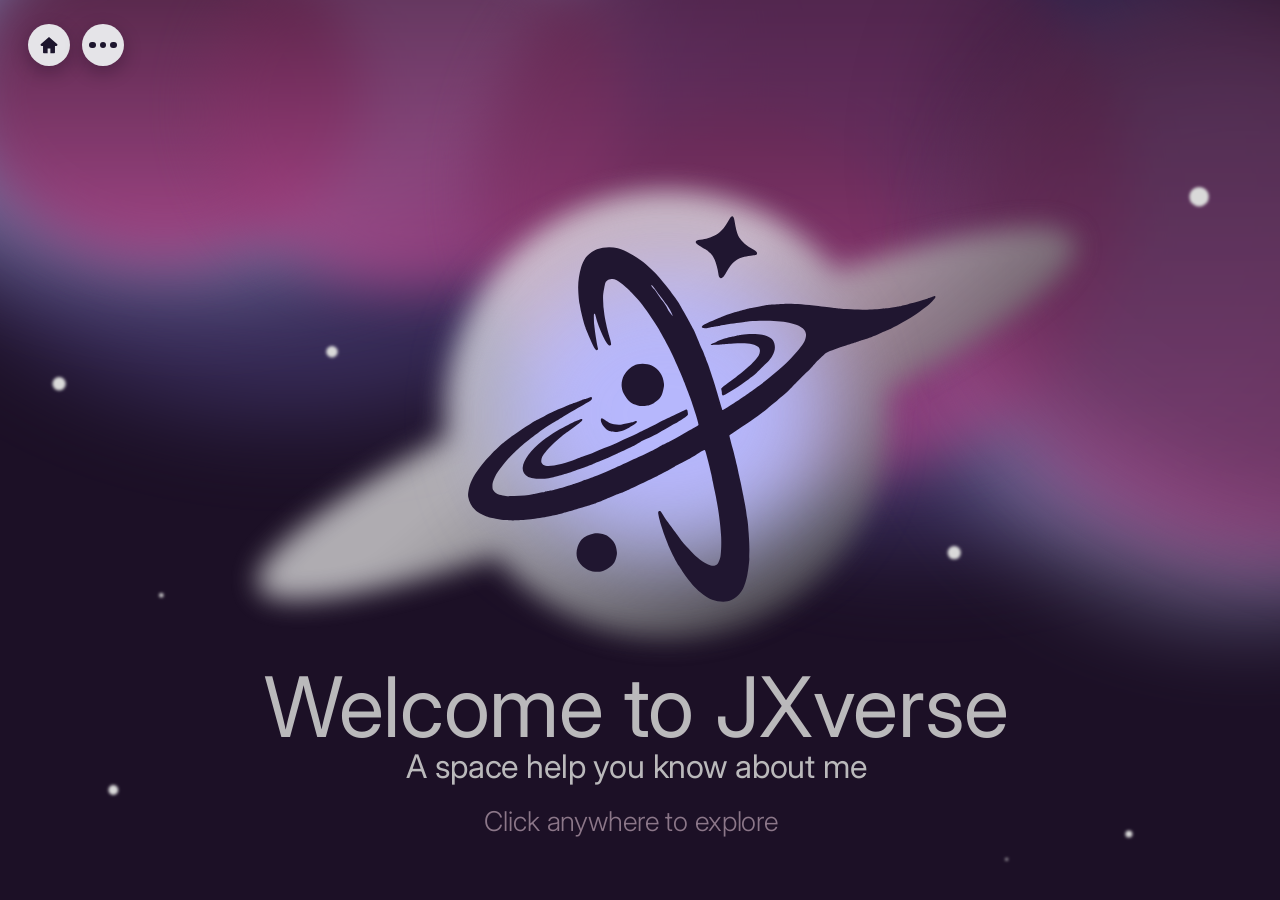
<file: index.html>
<!DOCTYPE html>
<html lang="en">
<head>
<meta charset="utf-8">
<meta name="viewport" content="width=device-width, initial-scale=1">
<title>JXverse</title>
<meta name="description" content="Welcome to JXverse — a space to get to know me.">
<meta name="theme-color" content="#1C1026">
<link rel="icon" href="favicon.svg" type="image/svg+xml">
<link rel="preconnect" href="https://fonts.googleapis.com">
<link rel="preconnect" href="https://fonts.gstatic.com" crossorigin>
<link href="https://fonts.googleapis.com/css2?family=Inter:wght@300;400&display=swap" rel="stylesheet">
<link rel="stylesheet" href="nav.css">
<link rel="stylesheet" href="style.css">
</head>
<body>
<!-- Background: aurora + stars, always fills the screen -->
<svg class="bg" viewBox="0 398 1440 1024" preserveAspectRatio="xMidYMid slice" aria-hidden="true">
  <defs>
    <filter id="b50" x="-50%" y="-50%" width="200%" height="200%" color-interpolation-filters="sRGB"><feGaussianBlur stdDeviation="50"/></filter>
    <filter id="b40" x="-50%" y="-50%" width="200%" height="200%" color-interpolation-filters="sRGB"><feGaussianBlur stdDeviation="40"/></filter>
    <filter id="b30" x="-50%" y="-50%" width="200%" height="200%" color-interpolation-filters="sRGB"><feGaussianBlur stdDeviation="30"/></filter>
    <filter id="b2" x="-100%" y="-100%" width="300%" height="300%"><feGaussianBlur stdDeviation="2"/></filter>
    <linearGradient id="g2" x1="815" y1="528" x2="815" y2="910" gradientUnits="userSpaceOnUse"><stop stop-color="#4C1E3C"/><stop offset="0.0577" stop-color="#522041"/><stop offset="1" stop-color="#B2468D"/></linearGradient>
    <linearGradient id="g3" x1="178.954" y1="357.5" x2="178.954" y2="739.5" gradientUnits="userSpaceOnUse"><stop stop-color="#4C1E3C"/><stop offset="0.0577" stop-color="#522041"/><stop offset="1" stop-color="#B2468D"/></linearGradient>
    <linearGradient id="g4" x1="468" y1="317" x2="468" y2="729" gradientUnits="userSpaceOnUse"><stop stop-color="#4C1E3C"/><stop offset="0.0577" stop-color="#522041"/><stop offset="1" stop-color="#B2468D"/></linearGradient>
    <linearGradient id="g5" x1="904" y1="282" x2="904" y2="947" gradientUnits="userSpaceOnUse"><stop stop-color="#4C1E3C"/><stop offset="0.0577" stop-color="#522041"/><stop offset="1" stop-color="#B2468D"/></linearGradient>
    <linearGradient id="g6" x1="1440" y1="367" x2="1440" y2="1032" gradientUnits="userSpaceOnUse"><stop stop-color="#4C1E3C"/><stop offset="0.0577" stop-color="#522041"/><stop offset="1" stop-color="#B2468D"/></linearGradient>
  </defs>
  <rect x="-2000" y="-1000" width="6000" height="4000" fill="#1C1026"/>
  <g class="aurora">
    <ellipse opacity=".7" filter="url(#b50)" cx="1038.5" cy="636.5" rx="471.5" ry="381.5" fill="#453970"/>
    <ellipse opacity=".7" filter="url(#b50)" cx="329.5" cy="488.5" rx="471.5" ry="381.5" fill="#453970"/>
    <ellipse opacity=".7" filter="url(#b50)" cx="211.5" cy="344.5" rx="471.5" ry="379.5" fill="#8F8DB8"/>
    <ellipse opacity=".6" filter="url(#b50)" cx="1403" cy="763.5" rx="364" ry="332.5" fill="#8F8DB8"/>
    <ellipse opacity=".7" filter="url(#b30)" cx="815" cy="719" rx="224" ry="191" fill="url(#g2)"/>
    <ellipse opacity=".9" filter="url(#b30)" cx="184" cy="508" rx="224" ry="191" fill="url(#g3)"/>
    <ellipse opacity=".75" filter="url(#b30)" cx="468" cy="523" rx="236" ry="206" fill="url(#g4)"/>
    <ellipse opacity=".7" filter="url(#b30)" cx="904" cy="614.5" rx="364" ry="332.5" fill="url(#g5)"/>
    <ellipse opacity=".7" filter="url(#b40)" cx="1440" cy="699.5" rx="364" ry="332.5" fill="url(#g6)"/>
    <ellipse opacity=".25" filter="url(#b50)" cx="1765.5" cy="576" rx="718.5" ry="476" fill="#1C1026"/>
  </g>
  <g class="stars" fill="#D9D9D9" filter="url(#b2)">
<circle class="star" style="--d:2.40s;--o:0.55" cx="66.5" cy="835.5" r="7.5"/>
<circle class="star" style="--d:3.13s;--o:0.92" cx="127.5" cy="1292.5" r="5.5"/>
<circle class="star" style="--d:3.86s;--o:0.89" cx="181.5" cy="1073.5" r="2.5"/>
<circle class="star" style="--d:4.59s;--o:0.86" cx="1270" cy="1342" r="4"/>
<circle class="star" style="--d:5.32s;--o:0.83" cx="373.5" cy="799.5" r="6.5"/>
<circle class="star" style="--d:3.05s;--o:0.80" cx="1132.5" cy="1370.5" r="1.5"/>
<circle class="star" style="--d:3.78s;--o:0.77" cx="1349" cy="625" r="11"/>
<circle class="star" style="--d:4.51s;--o:0.74" cx="1073.5" cy="1025.5" r="7.5"/>
  </g>
</svg>

<!-- Top-left buttons -->
<nav class="nav jx-nav" aria-label="Primary">
  <a class="jx-home" href="index.html" aria-label="Home" title="Home" aria-current="page">
    <svg viewBox="0 0 24 24" fill="currentColor" aria-hidden="true">
      <path d="M12 3.2L3.2 10.9a1.2 1.2 0 0 0 .8 2.1h1.5v7.2a.8.8 0 0 0 .8.8h4.2v-5.2h3V21h4.2a.8.8 0 0 0 .8-.8V13H20a1.2 1.2 0 0 0 .8-2.1L12 3.2z"/>
    </svg>
  </a>
  <div class="jx-pill" id="jxPill">
    <button class="jx-dots" id="jxDots" type="button" aria-label="Menu" aria-expanded="false">
      <i></i><i></i><i></i>
    </button>
    <div class="jx-items">
      <a class="jx-item" href="about.html" aria-label="About" data-label="About">
        <svg viewBox="0 0 24 24" fill="currentColor" aria-hidden="true">
          <circle cx="12" cy="7.5" r="4"/>
          <path d="M4.5 20.5c0-3.9 3.4-6.8 7.5-6.8s7.5 2.9 7.5 6.8a1 1 0 0 1-1 1h-13a1 1 0 0 1-1-1z"/>
        </svg>
      </a>
      <a class="jx-item" href="projects.html" aria-label="Projects" data-label="Projects">
        <svg viewBox="0 0 24 24" fill="none" stroke="currentColor" stroke-width="1.9" stroke-linecap="round" stroke-linejoin="round" aria-hidden="true">
          <rect x="3" y="7" width="18" height="13" rx="2.5"/>
          <path d="M8.5 7V5.4A1.4 1.4 0 0 1 9.9 4h4.2a1.4 1.4 0 0 1 1.4 1.4V7"/>
          <path d="M3 12.2c3.2 1.7 6.2 2.4 9 2.4s5.8-.7 9-2.4"/>
          <circle cx="8.5" cy="10.8" r="0.7" fill="currentColor" stroke="none"/>
          <circle cx="15.5" cy="10.8" r="0.7" fill="currentColor" stroke="none"/>
        </svg>
      </a>
      <button class="jx-item" id="jxContactBtn" type="button" aria-label="Contact" data-label="Contact">
        <svg viewBox="0 0 24 24" fill="currentColor" aria-hidden="true">
          <path d="M6.6 3.5a1.6 1.6 0 0 1 1.7.7l2 3.1a1.6 1.6 0 0 1-.2 2L8.7 10.7a12.4 12.4 0 0 0 4.6 4.6l1.4-1.4a1.6 1.6 0 0 1 2-.2l3.1 2a1.6 1.6 0 0 1 .7 1.7l-.5 2.4a1.8 1.8 0 0 1-1.9 1.4C10.5 20.8 3.2 13.5 2.8 5.9A1.8 1.8 0 0 1 4.2 4l2.4-.5z"/>
        </svg>
      </button>
    </div>
  </div>
  <div class="jx-contact-pop" id="jxContactPop" hidden role="dialog" aria-label="Contact">
    <strong>Get in Touch</strong>
    <p>Currently seeking a software or web development internship. Contact details page coming soon.</p>
    <a href="about.html">About Me →</a>
  </div>
</nav>

<!-- Hero: planet, logo and text, revealed top-to-bottom -->
<main class="stage" aria-label="JXverse">
<svg id="hero" viewBox="0 398 1440 1024" preserveAspectRatio="xMidYMid meet" role="img" aria-labelledby="t1 t2">
  <defs>
    <filter id="h50" x="-50%" y="-50%" width="200%" height="200%" color-interpolation-filters="sRGB"><feGaussianBlur stdDeviation="50"/></filter>
    <filter id="h15" x="-20%" y="-30%" width="140%" height="160%" color-interpolation-filters="sRGB"><feGaussianBlur stdDeviation="15"/></filter>
    <linearGradient id="ring" x1="534.264" y1="615" x2="966.806" y2="1123.96" gradientUnits="userSpaceOnUse">
      <stop offset="0.363" stop-color="#E1E1E1"/><stop offset="0.67" stop-color="#919191"/><stop offset="0.895" stop-color="#555353"/>
    </linearGradient>
    <!-- soft top-to-bottom wipe: white (visible) above, black (hidden) below -->
    <linearGradient id="wipe" x1="0" y1="0" x2="0" y2="1">
      <stop offset="0" stop-color="#fff"/><stop offset="0.62" stop-color="#fff"/><stop offset="0.68" stop-color="#000"/><stop offset="1" stop-color="#000"/>
    </linearGradient>
    <mask id="m-planet" maskUnits="userSpaceOnUse" x="-2000" y="-4000" width="6000" height="10000"><rect class="wipe w-planet" style="--h:660px" x="-2000" y="-1450" width="6000" height="1980" fill="url(#wipe)"/></mask>
    <mask id="m-logo" maskUnits="userSpaceOnUse" x="-2000" y="-4000" width="6000" height="10000"><rect class="wipe w-logo" style="--h:520px" x="-2000" y="-960" width="6000" height="1560" fill="url(#wipe)"/></mask>
    <mask id="m-t1" maskUnits="userSpaceOnUse" x="-2000" y="-4000" width="6000" height="10000"><rect class="wipe w-t1" style="--h:100px" x="-2000" y="850" width="6000" height="300" fill="url(#wipe)"/></mask>
    <mask id="m-t2" maskUnits="userSpaceOnUse" x="-2000" y="-4000" width="6000" height="10000"><rect class="wipe w-t2" style="--h:55px" x="-2000" y="1080" width="6000" height="165" fill="url(#wipe)"/></mask>
    <mask id="m-t3" maskUnits="userSpaceOnUse" x="-2000" y="-4000" width="6000" height="10000"><rect class="wipe w-t3" style="--h:50px" x="-2000" y="1162" width="6000" height="150" fill="url(#wipe)"/></mask>
  </defs>

  <g mask="url(#m-planet)"><g class="reveal r-planet"><g class="float-slow">
    <path opacity=".75" filter="url(#h15)" fill="url(#ring)" d="M723.951 616.376C810.31 607.301 891.099 643.768 943.021 706.64C1093.32 658.304 1202.41 642.152 1214.89 671.534C1227.38 700.962 1139.7 768.39 1000.16 843.075C1000.16 843.133 1000.17 843.192 1000.18 843.25C1014.86 983.037 915.012 1108.1 777.148 1122.59C690.195 1131.73 608.889 1094.69 557.011 1031.02C407.251 1079.1 298.625 1095.11 286.18 1065.8C273.693 1036.38 361.319 968.982 500.782 894.325C486.896 755.1 586.544 630.816 723.951 616.376Z"/>
    <ellipse filter="url(#h50)" cx="751" cy="869" rx="184" ry="159" fill="#B6B7FC"/>
  </g></g></g>

  <g mask="url(#m-logo)"><g class="reveal r-logo"><g class="float">
    <path fill="#201630" fill-rule="evenodd" transform="rotate(10.8918 566.735 567) translate(595.031 589.181) scale(1.37083)" d="M218.75 319.13C215.20 318.53 212.05 317.31 207.88 314.93C205.69 313.69 202.52 311.62 200.98 310.45C198.57 308.61 192.30 303.03 190.26 300.91C188.95 299.55 187.20 297.74 186.38 296.89C183.54 293.96 178.34 287.37 175.42 283.00C173.39 279.97 169.02 273.00 168.25 271.57C168.04 271.19 167.25 269.75 166.49 268.38C163.53 263.03 161.00 257.43 161.00 256.24C161.00 255.64 161.66 255.00 162.29 255.00C162.56 255.00 163.09 255.31 163.46 255.70C163.82 256.08 165.15 257.46 166.39 258.76C167.64 260.06 169.33 261.73 170.14 262.47C170.96 263.21 172.86 265.01 174.38 266.47C175.89 267.93 178.08 269.97 179.24 271.00C180.40 272.03 182.27 273.75 183.39 274.82C184.51 275.89 185.81 277.04 186.28 277.39C194.79 283.70 197.08 285.30 200.12 287.03C203.77 289.11 206.07 290.05 209.88 291.03C213.51 291.97 216.14 291.33 217.48 289.16C218.13 288.11 218.75 285.04 218.75 282.89C218.75 279.96 217.54 272.15 216.21 266.50C214.53 259.37 210.41 246.63 207.32 239.00C206.85 237.83 206.09 235.86 205.63 234.62C205.17 233.39 204.28 231.22 203.65 229.81C203.02 228.40 202.10 226.20 201.60 224.93C201.11 223.66 200.62 222.51 200.52 222.38C200.42 222.24 200.01 221.22 199.62 220.12C199.23 219.03 198.61 217.51 198.24 216.75C197.87 215.99 196.98 214.03 196.26 212.38C195.01 209.52 192.94 205.13 190.66 200.50C189.92 199.01 189.46 198.35 189.11 198.30C188.58 198.23 187.62 198.98 184.89 201.62C182.54 203.90 178.95 207.15 177.72 208.11C173.19 211.66 167.80 215.98 167.43 216.36C166.31 217.48 162.23 220.95 161.23 221.62C160.62 222.03 159.06 223.25 157.75 224.33C156.44 225.41 154.53 226.92 153.50 227.69C150.63 229.83 149.14 230.95 145.88 233.41C144.22 234.65 141.07 236.95 138.88 238.51C136.68 240.08 134.82 241.42 134.75 241.49C134.43 241.84 131.47 243.98 130.12 244.85C129.30 245.37 128.34 246.00 128.00 246.23C127.66 246.47 126.61 247.10 125.67 247.64C124.73 248.18 123.77 248.74 123.54 248.88C122.44 249.52 118.52 252.18 117.62 252.89C116.46 253.81 113.71 255.69 112.71 256.24C111.19 257.08 109.10 258.35 108.75 258.64C108.54 258.81 107.76 259.28 107.00 259.69C106.24 260.10 105.17 260.69 104.62 261.00C104.08 261.32 103.17 261.83 102.62 262.13C102.08 262.44 98.14 264.46 93.88 266.61C89.61 268.76 85.96 270.63 85.75 270.76C85.54 270.89 85.09 271.11 84.75 271.25C84.41 271.39 83.96 271.60 83.75 271.73C82.95 272.22 79.74 273.74 76.88 274.98C75.22 275.70 73.09 276.63 72.12 277.05C69.55 278.17 61.68 281.00 58.25 282.04C55.16 282.98 52.37 283.75 51.12 284.00C50.44 284.14 49.37 284.42 48.75 284.61C48.13 284.81 47.12 285.04 46.50 285.12C45.88 285.21 44.87 285.44 44.25 285.62C43.63 285.81 42.34 286.03 41.38 286.12C40.41 286.21 38.61 286.45 37.38 286.64C35.93 286.87 33.17 287.00 29.62 287.00C24.87 287.00 23.67 286.91 20.75 286.38C18.89 286.05 16.61 285.49 15.67 285.15C10.04 283.12 5.70 278.89 3.81 273.62C3.29 272.19 3.16 271.27 3.06 268.50C2.85 262.24 4.50 256.06 8.61 247.75C9.94 245.07 12.43 240.61 13.86 238.38C14.30 237.69 15.01 236.56 15.44 235.88C17.94 231.89 22.92 225.09 25.23 222.50C26.15 221.47 27.70 219.67 28.67 218.50C30.60 216.18 40.57 206.22 43.38 203.80C44.34 202.97 45.58 201.88 46.12 201.37C46.67 200.87 48.19 199.65 49.50 198.67C50.81 197.69 52.70 196.18 53.70 195.31C54.70 194.44 56.44 193.06 57.57 192.25C58.70 191.43 59.74 190.68 59.88 190.57C60.21 190.31 63.82 187.87 69.47 184.08C72.00 182.39 74.20 181.00 74.35 181.00C74.51 181.00 75.20 180.63 75.90 180.17C76.59 179.71 77.77 178.98 78.52 178.53C79.26 178.09 80.38 177.40 81.00 177.01C81.62 176.61 82.74 175.97 83.50 175.58C84.25 175.19 85.59 174.40 86.47 173.81C87.35 173.23 88.21 172.75 88.38 172.75C88.98 172.75 89.32 173.48 89.17 174.44C89.01 175.50 88.16 176.35 83.12 180.53C78.02 184.78 71.67 190.32 68.74 193.10C64.98 196.66 63.94 197.59 60.97 200.05C59.31 201.43 56.36 204.31 54.10 206.77C51.91 209.14 48.76 212.53 47.08 214.29C43.98 217.55 38.30 224.46 36.12 227.62C35.45 228.59 34.36 230.16 33.68 231.12C30.68 235.39 28.64 238.91 25.19 245.81C23.40 249.38 22.50 252.05 21.87 255.56C21.40 258.23 21.41 259.07 21.92 261.43C22.31 263.21 22.46 263.48 23.62 264.62C25.50 266.47 27.33 267.01 31.71 267.00C33.73 267.00 35.65 266.86 36.58 266.64C37.43 266.44 39.59 265.98 41.38 265.62C47.07 264.47 52.40 262.91 55.88 261.39C56.29 261.20 56.91 260.97 57.25 260.87C57.85 260.69 59.61 259.92 62.40 258.60C63.10 258.27 63.81 258.00 63.98 258.00C64.14 258.00 64.69 257.78 65.20 257.52C65.71 257.25 66.86 256.74 67.75 256.37C68.64 256.01 69.60 255.62 69.88 255.50C70.15 255.38 71.22 254.92 72.25 254.49C74.87 253.38 83.22 249.16 84.12 248.49C84.26 248.39 85.20 247.87 86.21 247.34C90.00 245.35 90.91 244.84 92.25 243.98C95.54 241.85 95.77 241.71 97.38 240.90C98.06 240.55 99.30 239.84 100.12 239.31C100.95 238.77 102.41 237.84 103.37 237.23C109.27 233.48 115.96 228.96 119.83 226.11C120.41 225.69 122.11 224.51 123.62 223.50C125.14 222.48 128.34 220.18 130.73 218.39C133.13 216.59 136.25 214.34 137.66 213.38C142.43 210.13 148.11 205.82 151.00 203.24C152.58 201.83 154.16 200.50 154.50 200.28C154.84 200.06 155.65 199.49 156.30 199.01C156.94 198.52 158.10 197.68 158.86 197.12C161.78 195.04 164.51 192.80 166.90 190.52C168.26 189.23 170.89 186.93 172.75 185.41C174.61 183.89 176.25 182.53 176.40 182.38C176.55 182.23 177.43 181.50 178.35 180.75C179.26 180.01 180.08 179.16 180.15 178.86C180.30 178.25 177.41 172.42 174.08 166.62C172.98 164.70 172.03 163.01 171.97 162.87C171.83 162.50 169.84 159.06 169.05 157.81C168.68 157.23 167.31 155.00 166.00 152.86C164.69 150.72 163.32 148.50 162.94 147.92C162.57 147.35 162.17 146.70 162.07 146.49C161.67 145.70 156.74 138.28 154.77 135.50C152.83 132.76 150.62 129.62 148.95 127.23C146.34 123.48 140.00 115.48 135.91 110.75C135.61 110.41 134.26 108.78 132.89 107.12C130.26 103.93 120.27 93.91 115.50 89.66C112.45 86.95 110.17 85.18 106.12 82.42C104.75 81.48 102.95 80.22 102.12 79.61C99.09 77.40 93.25 74.36 90.41 73.51C88.51 72.94 87.44 73.01 85.38 73.80C83.88 74.38 83.14 75.03 82.41 76.38C81.91 77.30 81.88 77.74 81.88 82.25C81.88 87.15 82.08 88.94 83.18 93.38C83.39 94.20 83.70 95.49 83.87 96.25C84.04 97.01 84.29 97.91 84.43 98.25C84.57 98.59 84.99 99.89 85.37 101.12C86.35 104.28 87.83 108.18 89.26 111.38C89.51 111.92 90.01 113.11 90.38 114.00C91.04 115.59 92.40 118.38 93.98 121.38C95.28 123.83 96.34 126.34 96.30 126.87C96.26 127.49 95.59 128.00 94.80 128.00C93.83 128.00 89.98 123.89 87.65 120.36C82.10 111.98 81.37 110.75 79.25 106.17C78.67 104.94 78.34 104.50 78.04 104.56C77.73 104.62 77.64 104.88 77.68 105.61C77.74 106.54 79.04 112.24 79.48 113.50C79.60 113.84 80.01 115.14 80.38 116.38C81.81 121.11 85.22 130.33 86.27 132.29C86.47 132.66 86.44 132.93 86.13 133.40C85.66 134.12 85.01 134.04 84.03 133.16C82.84 132.08 79.54 127.63 76.42 122.88C75.61 121.64 74.50 119.97 73.97 119.18C73.44 118.38 73.00 117.67 73.00 117.59C73.00 117.52 72.79 117.15 72.54 116.79C71.76 115.68 69.29 110.80 67.97 107.75C67.28 106.17 66.61 104.67 66.47 104.42C66.34 104.17 65.89 103.05 65.48 101.92C65.07 100.80 64.58 99.54 64.39 99.12C63.41 96.99 61.80 91.39 60.64 86.12C59.56 81.20 59.20 73.77 59.78 68.62C60.07 66.00 60.96 62.49 61.81 60.53C63.18 57.41 66.75 53.40 69.84 51.54C74.78 48.56 81.41 46.98 86.75 47.51C90.32 47.86 94.36 48.70 97.38 49.73C106.37 52.78 112.26 55.74 120.10 61.12C123.53 63.48 131.39 69.77 134.35 72.53C135.33 73.44 136.69 74.66 137.38 75.25C140.65 78.04 145.42 82.76 147.18 84.95C148.25 86.28 149.57 87.89 150.12 88.52C150.68 89.15 151.70 90.34 152.41 91.15C153.11 91.96 155.18 94.47 156.99 96.73C158.81 98.98 160.46 101.00 160.67 101.20C161.47 102.01 163.68 105.18 167.13 110.50C169.46 114.09 170.55 115.69 171.62 117.12C172.23 117.95 173.16 119.34 173.68 120.21C174.20 121.08 174.82 122.10 175.06 122.46C175.29 122.83 175.72 123.52 176.00 124.00C176.28 124.48 177.05 125.72 177.70 126.75C178.36 127.79 179.79 130.21 180.87 132.13C181.95 134.05 183.55 136.90 184.43 138.45C186.24 141.66 187.41 143.86 190.44 149.75C195.94 160.46 197.22 162.87 197.46 162.95C197.88 163.08 207.21 154.27 212.39 148.86C214.99 146.13 218.65 142.32 220.51 140.39C224.60 136.14 226.03 134.55 230.43 129.28C239.90 117.95 243.94 112.35 249.01 103.50C252.65 97.14 253.82 94.06 253.85 90.74C253.88 88.32 253.47 87.08 252.05 85.31C250.11 82.86 244.49 81.25 237.90 81.25C229.89 81.25 214.78 83.64 205.38 86.40C204.69 86.60 203.56 86.92 202.88 87.11C201.76 87.41 197.45 88.89 190.50 91.36C189.19 91.83 187.22 92.56 186.12 93.00C185.03 93.43 183.73 93.90 183.25 94.04C182.77 94.19 182.26 94.39 182.12 94.49C181.99 94.60 181.43 94.83 180.88 95.00C180.32 95.17 179.76 95.39 179.62 95.49C179.49 95.59 178.47 95.98 177.38 96.36C176.28 96.75 174.93 97.26 174.38 97.50C173.82 97.74 172.95 98.12 172.43 98.34C171.91 98.56 170.88 98.82 170.14 98.91C167.10 99.26 166.65 98.34 168.91 96.36C170.35 95.11 171.58 94.22 177.38 90.30C179.16 89.09 181.19 87.70 181.88 87.22C183.97 85.74 187.98 83.40 190.88 81.95C192.39 81.20 193.85 80.46 194.12 80.31C194.76 79.96 199.64 77.53 200.62 77.07C201.04 76.88 201.55 76.62 201.77 76.51C201.99 76.39 204.35 75.44 207.02 74.38C211.28 72.71 213.71 71.73 217.00 70.36C218.08 69.92 231.62 66.45 234.38 65.92C240.32 64.76 248.49 63.85 259.25 63.13C273.78 62.16 276.26 61.98 277.88 61.76C278.70 61.64 280.89 61.36 282.75 61.14C287.65 60.54 290.50 60.11 295.75 59.17C299.37 58.52 306.78 56.69 311.25 55.33C312.83 54.86 314.52 54.36 315.00 54.24C315.96 54.00 318.14 53.25 322.38 51.72C325.27 50.67 325.31 50.65 328.88 49.01C330.11 48.44 331.57 47.79 332.10 47.55C333.43 46.97 343.81 41.76 344.12 41.51C344.26 41.40 345.16 40.89 346.12 40.37C347.09 39.85 348.10 39.30 348.38 39.15C348.65 39.00 349.70 38.33 350.71 37.68C352.17 36.73 352.62 36.54 352.90 36.77C353.47 37.24 353.31 38.03 352.30 39.76C349.68 44.24 347.82 46.50 340.64 53.97C336.16 58.62 327.10 66.41 322.15 69.88C321.37 70.42 320.20 71.26 319.56 71.74C318.92 72.21 315.69 74.41 312.39 76.62C306.59 80.50 304.38 81.86 300.62 83.88C299.66 84.40 298.17 85.19 297.32 85.65C296.46 86.11 295.32 86.76 294.80 87.10C294.27 87.43 292.72 88.30 291.36 89.03C289.99 89.75 288.43 90.60 287.88 90.91C287.32 91.22 286.20 91.83 285.38 92.26C280.78 94.68 273.44 99.34 272.54 100.40C271.58 101.53 268.26 106.12 267.33 107.61C266.89 108.30 266.14 109.49 265.67 110.25C265.19 111.01 264.38 112.36 263.86 113.25C262.84 114.99 261.84 116.49 260.09 118.88C259.48 119.70 258.11 121.72 257.03 123.38C253.55 128.70 251.30 132.10 250.58 133.13C250.19 133.68 249.20 135.09 248.38 136.25C246.94 138.31 244.82 141.10 243.18 143.10C242.74 143.64 241.70 144.95 240.88 146.01C240.05 147.07 238.53 148.93 237.50 150.13C236.47 151.33 234.74 153.40 233.66 154.72C229.02 160.38 219.70 170.07 209.66 179.67C208.20 181.08 207.00 182.32 207.00 182.44C207.00 182.73 208.92 186.83 211.94 193.00C213.32 195.82 214.96 199.31 215.58 200.75C216.20 202.19 217.15 204.33 217.69 205.50C218.23 206.67 219.22 208.97 219.87 210.62C220.53 212.28 221.44 214.39 221.91 215.31C222.85 217.19 225.81 224.25 227.90 229.62C228.65 231.55 229.60 233.91 230.00 234.88C230.86 236.91 233.00 242.74 233.00 243.04C233.00 243.16 233.58 244.80 234.28 246.69C235.77 250.69 236.23 252.23 238.13 259.50C240.44 268.32 241.14 271.49 241.88 276.53C242.08 277.86 242.36 279.26 242.52 279.66C242.88 280.60 243.49 289.02 243.50 293.12C243.50 297.49 242.93 302.63 242.13 305.37C240.46 311.12 236.16 316.21 231.39 318.07C227.93 319.42 222.93 319.84 218.75 319.13ZM112.88 314.26C109.58 313.45 105.73 311.11 103.76 308.72C101.26 305.69 100.16 301.47 100.75 297.15C101.11 294.55 101.91 292.03 102.89 290.48C104.60 287.74 108.24 285.01 112.00 283.62C113.53 283.06 114.42 282.91 116.82 282.81C120.35 282.66 122.19 282.98 124.66 284.15C129.40 286.40 131.91 289.46 133.52 294.96C133.98 296.52 134.04 297.21 133.93 299.58C133.80 302.34 133.49 303.57 132.33 305.85C131.11 308.26 127.49 311.69 124.60 313.17C121.58 314.73 116.62 315.19 112.88 314.26ZM49.62 247.92C45.92 246.68 43.94 244.43 43.60 241.11C42.99 235.04 47.49 225.63 55.48 216.22C57.40 213.96 64.86 206.61 67.42 204.44C70.08 202.20 74.90 198.30 75.85 197.62C76.23 197.35 76.96 196.81 77.46 196.41C79.63 194.73 83.52 192.25 84.00 192.25C84.28 192.25 84.59 192.43 84.67 192.66C85.00 193.50 83.70 195.16 77.78 201.47C76.18 203.18 74.39 205.09 73.80 205.72C71.14 208.59 66.58 214.41 62.58 220.05C60.91 222.42 58.40 227.22 57.86 229.11C57.34 230.94 57.49 233.28 58.19 234.23C59.12 235.49 60.19 236.00 61.88 236.00C66.72 236.00 77.32 231.48 86.00 225.72C87.58 224.67 89.55 223.44 90.38 222.99C94.39 220.80 96.19 219.71 99.95 217.15C103.60 214.66 105.81 213.22 109.61 210.88C112.19 209.27 115.48 207.02 117.88 205.22C119.25 204.18 121.13 202.80 122.06 202.16C127.02 198.74 130.21 196.40 133.88 193.48C134.84 192.72 137.31 190.87 139.38 189.37C141.44 187.87 144.70 185.40 146.62 183.88C148.55 182.36 151.47 180.10 153.12 178.87C154.78 177.64 156.18 176.58 156.25 176.50C156.65 176.09 162.97 171.42 166.14 169.20C168.38 167.63 168.51 167.66 169.33 169.88C170.27 172.43 170.41 172.11 166.71 175.89C164.88 177.77 162.25 180.21 160.88 181.32C159.50 182.43 157.47 184.14 156.38 185.12C155.28 186.09 153.71 187.45 152.89 188.13C152.07 188.82 150.95 189.80 150.39 190.33C147.52 193.02 141.41 197.61 137.30 200.17C136.99 200.36 135.58 201.61 134.17 202.95C131.38 205.59 131.57 205.44 124.49 210.58C121.80 212.53 119.33 214.33 118.99 214.58C113.89 218.35 109.17 221.56 105.70 223.62C104.78 224.18 102.98 225.36 101.70 226.25C100.43 227.14 98.78 228.24 98.05 228.69C97.31 229.14 95.96 230.00 95.04 230.60C94.12 231.19 92.25 232.28 90.88 233.01C89.50 233.73 87.31 235.03 86.00 235.88C84.69 236.73 82.44 238.02 81.00 238.74C79.56 239.46 77.81 240.34 77.12 240.70C75.46 241.58 74.51 242.04 72.12 243.13C71.03 243.64 69.22 244.47 68.12 244.99C65.77 246.10 64.22 246.61 61.57 247.15C60.50 247.37 59.17 247.65 58.62 247.77C56.78 248.19 50.73 248.29 49.62 247.92ZM108.47 197.79C104.74 197.21 99.75 192.53 99.75 189.59C99.75 188.40 100.27 188.12 101.42 188.70C102.88 189.43 106.74 190.93 108.00 191.27C110.19 191.85 114.86 191.43 117.75 190.39C119.06 189.91 123.16 188.19 124.65 187.49C125.22 187.22 125.78 187.00 125.91 187.00C126.03 187.00 126.71 186.61 127.43 186.13C128.81 185.20 129.50 185.19 129.50 186.10C129.50 186.79 126.59 189.85 124.00 191.88C122.97 192.69 121.80 193.66 121.40 194.02C120.28 195.06 117.08 196.65 114.94 197.22C112.74 197.82 110.15 198.04 108.47 197.79ZM125.12 172.11C121.38 171.50 119.20 170.23 115.87 166.71C113.43 164.14 112.61 162.76 111.53 159.50C110.74 157.08 110.77 152.75 111.61 150.22C113.36 144.90 116.90 140.63 121.05 138.81C124.64 137.23 129.61 136.78 132.71 137.75C139.48 139.88 143.57 143.94 145.51 150.46C145.99 152.07 146.04 152.71 145.94 155.83C145.82 159.41 145.46 161.01 144.23 163.29C143.57 164.52 140.77 167.73 139.52 168.68C137.85 169.95 136.14 171.00 135.72 171.00C135.53 171.00 135.04 171.18 134.62 171.40C133.65 171.91 130.25 172.51 128.50 172.47C127.74 172.46 126.22 172.29 125.12 172.11ZM194.77 150.52C194.48 150.23 194.25 149.69 194.25 149.31C194.25 148.93 193.96 148.02 193.62 147.29C193.28 146.55 193.00 145.76 193.00 145.54C193.00 144.98 197.81 139.50 203.13 134.00C204.92 132.14 207.22 129.50 208.25 128.12C209.27 126.75 210.73 124.84 211.50 123.88C214.46 120.15 217.48 115.29 218.26 112.97C219.28 109.94 218.68 107.09 216.77 105.89C213.35 103.73 206.53 104.08 195.75 106.97C190.44 108.39 187.95 109.08 186.25 109.61C185.22 109.93 183.25 110.43 181.88 110.71C180.50 111.00 179.00 111.36 178.55 111.52C176.86 112.11 177.49 111.11 179.75 109.62C180.37 109.22 181.32 108.53 181.88 108.10C182.91 107.29 187.59 104.42 188.57 103.99C188.87 103.86 189.29 103.65 189.50 103.52C189.98 103.22 192.18 102.23 194.25 101.38C195.14 101.01 196.21 100.56 196.62 100.37C197.04 100.18 198.16 99.73 199.12 99.37C200.09 99.02 201.10 98.63 201.38 98.51C203.57 97.59 208.76 96.32 212.12 95.87C217.29 95.19 219.25 95.14 221.79 95.62C225.84 96.39 227.84 97.69 229.22 100.45C230.80 103.62 230.88 106.99 229.46 111.09C228.43 114.05 227.47 115.69 223.58 121.12C222.99 121.95 221.79 123.69 220.92 125.00C218.87 128.05 217.36 129.92 213.93 133.62C207.34 140.76 198.95 148.68 195.95 150.60C195.31 151.02 195.26 151.01 194.77 150.52ZM140.66 91.69C138.33 88.63 136.66 86.83 134.38 84.92C133.12 83.88 131.92 82.78 129.90 80.86C129.75 80.71 128.67 79.74 127.50 78.71C126.33 77.67 124.34 75.79 123.07 74.54C121.69 73.17 120.55 72.25 120.25 72.25C119.98 72.25 119.75 72.35 119.75 72.48C119.75 72.72 122.31 75.00 122.59 75.00C122.87 75.00 124.97 77.01 127.70 79.91C128.62 80.88 130.07 82.26 130.93 82.97C133.02 84.70 135.44 87.17 136.17 88.32C136.50 88.84 137.19 89.69 137.71 90.20C140.26 92.70 141.86 94.06 141.94 93.80C141.99 93.64 141.42 92.69 140.66 91.69ZM174.62 55.51C173.77 55.16 173.34 54.46 172.51 52.00C171.58 49.27 169.24 44.43 167.61 41.88C166.31 39.85 164.26 37.66 163.01 36.97C162.52 36.70 161.62 36.19 161.01 35.83C160.39 35.47 158.93 34.85 157.76 34.45C156.59 34.06 155.33 33.57 154.96 33.37C154.60 33.16 154.16 33.00 153.98 33.00C153.37 33.00 150.37 31.69 149.81 31.18C149.50 30.89 149.25 30.37 149.25 30.00C149.25 29.02 150.13 28.37 152.50 27.61C157.88 25.87 159.56 25.03 163.26 22.21C167.44 19.01 170.09 14.91 172.48 7.86C173.01 6.30 173.69 4.68 173.99 4.26C175.06 2.76 176.27 3.48 177.33 6.25C177.67 7.14 178.49 9.28 179.15 11.00C180.45 14.37 182.46 18.00 183.96 19.67C186.63 22.65 191.21 25.25 197.37 27.28C199.88 28.11 201.00 28.95 201.00 30.02C201.00 30.95 200.33 31.33 196.16 32.76C191.01 34.52 188.26 35.92 185.60 38.15C184.40 39.16 182.55 41.63 181.65 43.43C181.10 44.52 179.64 48.12 178.64 50.88C177.60 53.70 176.88 54.92 175.98 55.38C175.59 55.59 175.24 55.74 175.20 55.73C175.16 55.73 174.90 55.63 174.62 55.51Z"/>
  </g></g></g>

  <g class="title" text-anchor="middle">
    <g mask="url(#m-t1)"><text id="t1" class="reveal r-t1" x="716" y="1236" font-size="95" fill="#CCCCCC" fill-opacity=".9">Welcome to JXverse</text></g>
    <g mask="url(#m-t2)"><text id="t2" class="reveal r-t2" x="716" y="1283" font-size="37" fill="#CCCCCC" fill-opacity=".9">A space help you know about me</text></g>
    <g mask="url(#m-t3)"><text class="reveal r-t3 hint" x="710" y="1343" font-size="31" font-weight="300" fill="#FCDDEC" fill-opacity=".5">Click anywhere to explore</text></g>
  </g>
</svg>
</main>

<script src="nav.js"></script>
<script src="main.js"></script>
</body>
</html>
</file>
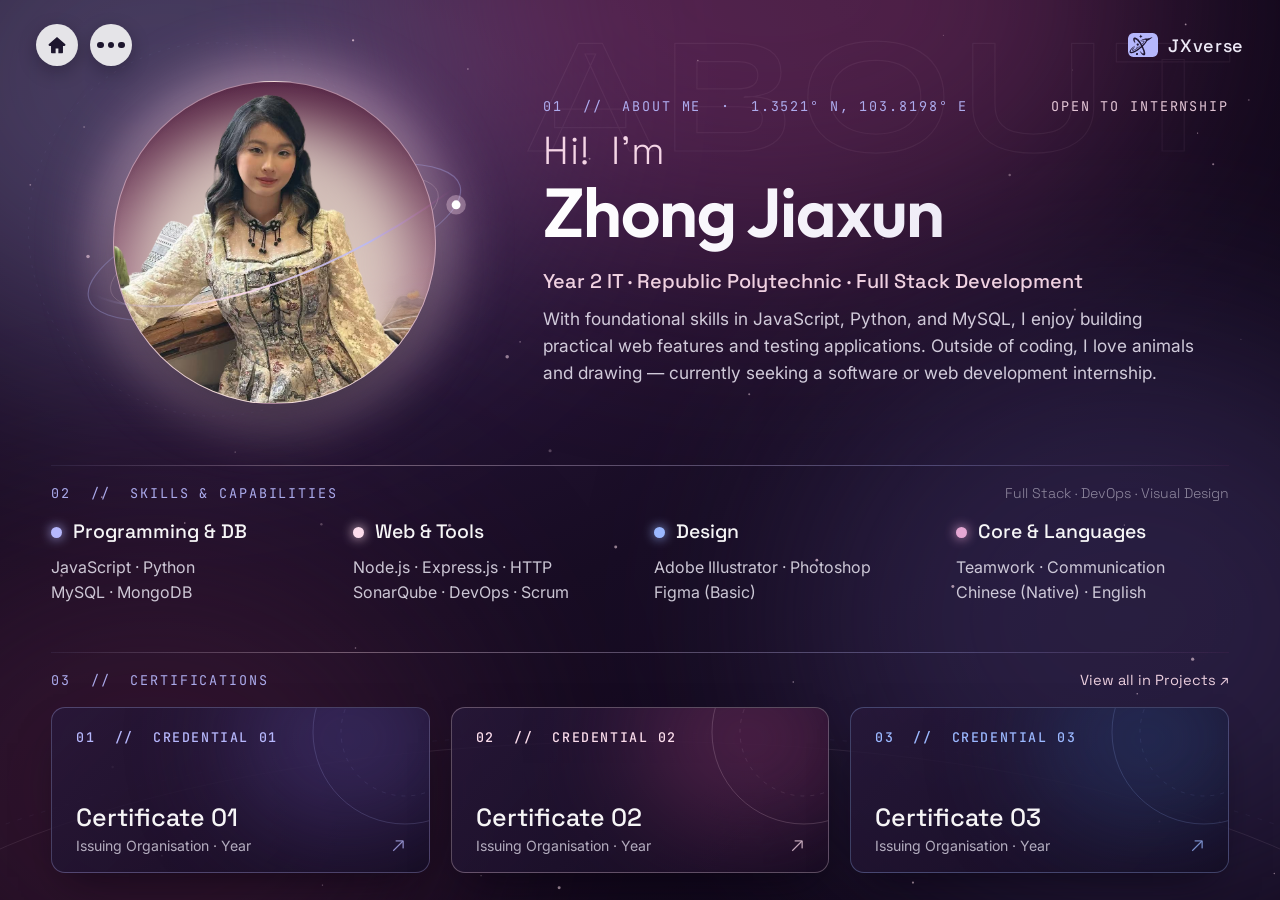
<file: about.html>
<!DOCTYPE html>
<html lang="en">
<head>
<meta charset="utf-8">
<meta name="viewport" content="width=device-width, initial-scale=1">
<title>JXverse — About</title>
<meta name="description" content="About Zhong Jiaxun — Year 2 IT student at Republic Polytechnic specialising in Full Stack Development.">
<meta name="theme-color" content="#180D24">
<link rel="icon" href="favicon.svg" type="image/svg+xml">
<link rel="preconnect" href="https://fonts.googleapis.com">
<link rel="preconnect" href="https://fonts.gstatic.com" crossorigin>
<link href="https://fonts.googleapis.com/css2?family=Inter:wght@300;400;500&family=JetBrains+Mono:wght@400;500&family=Outfit:wght@600;700&family=Space+Grotesk:wght@300;400;500&family=Syne:wght@600;700&display=swap" rel="stylesheet">
<link rel="stylesheet" href="nav.css">
<link rel="stylesheet" href="about.css">
</head>
<body class="intro">

<!-- Deep space aurora + stars + subtle background orbital arcs -->
<div class="sky" aria-hidden="true">
  <div class="nebula n1"></div>
  <div class="nebula n2"></div>
  <div class="nebula n3"></div>
  <div class="nebula n4"></div>
  <svg class="bg-orbits" viewBox="0 0 1440 1024" preserveAspectRatio="xMidYMid slice">
    <ellipse cx="720" cy="1160" rx="920" ry="320" fill="none" stroke="#FCDDEC" stroke-opacity="0.1" stroke-width="1"/>
    <ellipse cx="720" cy="1190" rx="1020" ry="360" fill="none" stroke="#B6B7FC" stroke-opacity="0.07" stroke-width="0.9" stroke-dasharray="5 9"/>
    <circle cx="242" cy="264" r="210" fill="none" stroke="#B6B7FC" stroke-opacity="0.08" stroke-width="0.9" stroke-dasharray="3 8"/>
  </svg>
  <div class="bg-word">ABOUT</div>
  <canvas id="stars"></canvas>
</div>

<!-- Top navigation bar -->
<header class="top">
  <nav class="jx-nav" aria-label="Primary">
    <a class="jx-home" href="index.html" aria-label="Home" title="Home">
      <svg viewBox="0 0 24 24" fill="currentColor" aria-hidden="true">
        <path d="M12 3.2L3.2 10.9a1.2 1.2 0 0 0 .8 2.1h1.5v7.2a.8.8 0 0 0 .8.8h4.2v-5.2h3V21h4.2a.8.8 0 0 0 .8-.8V13H20a1.2 1.2 0 0 0 .8-2.1L12 3.2z"/>
      </svg>
    </a>
    <div class="jx-pill" id="jxPill">
      <button class="jx-dots" id="jxDots" type="button" aria-label="Menu" aria-expanded="false">
        <i></i><i></i><i></i>
      </button>
      <div class="jx-items">
        <a class="jx-item is-current" href="about.html" aria-label="About" data-label="About" aria-current="page">
          <svg viewBox="0 0 24 24" fill="currentColor" aria-hidden="true">
            <circle cx="12" cy="7.5" r="4"/>
            <path d="M4.5 20.5c0-3.9 3.4-6.8 7.5-6.8s7.5 2.9 7.5 6.8a1 1 0 0 1-1 1h-13a1 1 0 0 1-1-1z"/>
          </svg>
        </a>
        <a class="jx-item" href="projects.html" aria-label="Projects" data-label="Projects">
          <svg viewBox="0 0 24 24" fill="none" stroke="currentColor" stroke-width="1.9" stroke-linecap="round" stroke-linejoin="round" aria-hidden="true">
            <rect x="3" y="7" width="18" height="13" rx="2.5"/>
            <path d="M8.5 7V5.4A1.4 1.4 0 0 1 9.9 4h4.2a1.4 1.4 0 0 1 1.4 1.4V7"/>
            <path d="M3 12.2c3.2 1.7 6.2 2.4 9 2.4s5.8-.7 9-2.4"/>
            <circle cx="8.5" cy="10.8" r="0.7" fill="currentColor" stroke="none"/>
            <circle cx="15.5" cy="10.8" r="0.7" fill="currentColor" stroke="none"/>
          </svg>
        </a>
        <button class="jx-item" id="jxContactBtn" type="button" aria-label="Contact" data-label="Contact">
          <svg viewBox="0 0 24 24" fill="currentColor" aria-hidden="true">
            <path d="M6.6 3.5a1.6 1.6 0 0 1 1.7.7l2 3.1a1.6 1.6 0 0 1-.2 2L8.7 10.7a12.4 12.4 0 0 0 4.6 4.6l1.4-1.4a1.6 1.6 0 0 1 2-.2l3.1 2a1.6 1.6 0 0 1 .7 1.7l-.5 2.4a1.8 1.8 0 0 1-1.9 1.4C10.5 20.8 3.2 13.5 2.8 5.9A1.8 1.8 0 0 1 4.2 4l2.4-.5z"/>
          </svg>
        </button>
      </div>
    </div>
    <div class="jx-contact-pop" id="jxContactPop" hidden role="dialog" aria-label="Contact">
      <strong>Get in Touch</strong>
      <p>Currently seeking a software or web development internship. Contact details page coming soon.</p>
      <a href="projects.html">Explore Projects →</a>
    </div>
  </nav>

  <a class="brand" href="index.html"><img src="favicon.svg" alt=""><span>JXverse</span></a>
</header>

<main class="about-page">
  <!-- Band 1: Cosmic Saturn-ringed portrait planet + warm About Me -->
  <section class="hero-band" aria-label="About Me">
    <div class="portrait-portal">
      <div class="portal-corona" aria-hidden="true"></div>
      <svg class="ring-back" viewBox="0 0 446 396" fill="none" aria-hidden="true">
        <ellipse cx="223" cy="198" rx="218" ry="64" transform="rotate(-17 223 198)" stroke="#B6B7FC" stroke-opacity="0.34" stroke-width="1.3"/>
        <ellipse cx="223" cy="198" rx="192" ry="52" transform="rotate(-17 223 198)" stroke="#FCDDEC" stroke-opacity="0.22" stroke-width="1"/>
      </svg>

      <div class="orb-sphere">
        <div class="orb-light" aria-hidden="true"></div>
        <img class="orb-photo" src="img/about/portrait.png" alt="Portrait of Zhong Jiaxun" draggable="false">
        <div class="orb-rim" aria-hidden="true"></div>
      </div>

      <svg class="ring-front" viewBox="0 0 446 396" fill="none" aria-hidden="true">
        <defs>
          <linearGradient id="rfGrad" x1="22" y1="258" x2="424" y2="138" gradientUnits="userSpaceOnUse">
            <stop stop-color="#B6B7FC" stop-opacity="0"/>
            <stop offset="0.38" stop-color="#FCDDEC" stop-opacity="0.95"/>
            <stop offset="0.74" stop-color="#B6B7FC" stop-opacity="0.8"/>
            <stop offset="1" stop-color="#B2468D" stop-opacity="0"/>
          </linearGradient>
        </defs>
        <path d="M22 258C98 292 262 256 424 138" stroke="url(#rfGrad)" stroke-width="2.2" stroke-linecap="round"/>
        <g id="orbitMoon">
          <circle cx="394" cy="158" r="11" fill="#FCDDEC" fill-opacity="0.34"/>
          <circle cx="394" cy="158" r="5" fill="#FFFFFF"/>
        </g>
      </svg>
    </div>

    <div class="hero-copy">
      <div class="band-meta">
        <span class="mono-tag">01&nbsp;&nbsp;//&nbsp;&nbsp;ABOUT ME&nbsp;&nbsp;·&nbsp;&nbsp;1.3521° N, 103.8198° E</span>
        <span class="mono-tag pink">OPEN TO INTERNSHIP</span>
      </div>
      <h1 class="hero-name">
        <span class="hi">Hi!&nbsp;&nbsp;I'm</span>
        <span class="name">Zhong Jiaxun</span>
      </h1>
      <p class="hero-role">Year 2 IT · Republic Polytechnic · Full Stack Development</p>
      <p class="hero-bio">With foundational skills in JavaScript, Python, and MySQL, I enjoy building practical web features and testing applications. Outside of coding, I love animals and drawing — currently seeking a software or web development internship.</p>
    </div>
  </section>

  <!-- Band 2: Open 4-column cosmic Skills constellation -->
  <section class="band skills-band" aria-label="Skills and Capabilities">
    <div class="horizon" aria-hidden="true"></div>
    <div class="band-meta">
      <h2 class="mono-tag">02&nbsp;&nbsp;//&nbsp;&nbsp;SKILLS &amp; CAPABILITIES</h2>
      <span class="band-sub">Full Stack · DevOps · Visual Design</span>
    </div>

    <div class="skills-grid">
      <div class="skill-col" style="--dot:#B6B7FC">
        <h3><i aria-hidden="true"></i>Programming &amp; DB</h3>
        <p>JavaScript · Python<br>MySQL · MongoDB</p>
      </div>
      <div class="skill-col" style="--dot:#FCDDEC">
        <h3><i aria-hidden="true"></i>Web &amp; Tools</h3>
        <p>Node.js · Express.js · HTTP<br>SonarQube · DevOps · Scrum</p>
      </div>
      <div class="skill-col" style="--dot:#9BB8FF">
        <h3><i aria-hidden="true"></i>Design</h3>
        <p>Adobe Illustrator · Photoshop<br>Figma (Basic)</p>
      </div>
      <div class="skill-col" style="--dot:#E6A8D4">
        <h3><i aria-hidden="true"></i>Core &amp; Languages</h3>
        <p>Teamwork · Communication<br>Chinese (Native) · English</p>
      </div>
    </div>
  </section>

  <!-- Band 3: 3 dark-nebula iridescent cosmic Certification plates -->
  <section class="band certs-band" aria-label="Certifications">
    <div class="horizon" aria-hidden="true"></div>
    <div class="band-meta">
      <h2 class="mono-tag">03&nbsp;&nbsp;//&nbsp;&nbsp;CERTIFICATIONS</h2>
      <a class="view-all" href="projects.html?category=certifications">View all in Projects ↗</a>
    </div>

    <div class="certs-grid">
      <a class="cert-plate" href="projects.html?category=certifications" style="--accent:#B6B7FC;--glow:#5B4A9E">
        <div class="plate-glow" aria-hidden="true"></div>
        <svg class="plate-arc" viewBox="0 0 160 160" fill="none" aria-hidden="true">
          <circle cx="136" cy="24" r="92" stroke="currentColor" stroke-opacity="0.18" stroke-width="1"/>
          <circle cx="136" cy="24" r="64" stroke="currentColor" stroke-opacity="0.12" stroke-width="0.8" stroke-dasharray="4 6"/>
        </svg>
        <span class="plate-num">01&nbsp;&nbsp;//&nbsp;&nbsp;CREDENTIAL 01</span>
        <div class="plate-foot">
          <div>
            <h3>Certificate 01</h3>
            <p>Issuing Organisation · Year</p>
          </div>
          <span class="plate-arrow" aria-hidden="true">↗</span>
        </div>
      </a>

      <a class="cert-plate" href="projects.html?category=certifications" style="--accent:#FCDDEC;--glow:#8D366D">
        <div class="plate-glow" aria-hidden="true"></div>
        <svg class="plate-arc" viewBox="0 0 160 160" fill="none" aria-hidden="true">
          <circle cx="136" cy="24" r="92" stroke="currentColor" stroke-opacity="0.18" stroke-width="1"/>
          <circle cx="136" cy="24" r="64" stroke="currentColor" stroke-opacity="0.12" stroke-width="0.8" stroke-dasharray="4 6"/>
        </svg>
        <span class="plate-num">02&nbsp;&nbsp;//&nbsp;&nbsp;CREDENTIAL 02</span>
        <div class="plate-foot">
          <div>
            <h3>Certificate 02</h3>
            <p>Issuing Organisation · Year</p>
          </div>
          <span class="plate-arrow" aria-hidden="true">↗</span>
        </div>
      </a>

      <a class="cert-plate" href="projects.html?category=certifications" style="--accent:#9BB8FF;--glow:#2F4E8A">
        <div class="plate-glow" aria-hidden="true"></div>
        <svg class="plate-arc" viewBox="0 0 160 160" fill="none" aria-hidden="true">
          <circle cx="136" cy="24" r="92" stroke="currentColor" stroke-opacity="0.18" stroke-width="1"/>
          <circle cx="136" cy="24" r="64" stroke="currentColor" stroke-opacity="0.12" stroke-width="0.8" stroke-dasharray="4 6"/>
        </svg>
        <span class="plate-num">03&nbsp;&nbsp;//&nbsp;&nbsp;CREDENTIAL 03</span>
        <div class="plate-foot">
          <div>
            <h3>Certificate 03</h3>
            <p>Issuing Organisation · Year</p>
          </div>
          <span class="plate-arrow" aria-hidden="true">↗</span>
        </div>
      </a>
    </div>
  </section>
</main>

<script src="nav.js"></script>
<script>
(() => {
  requestAnimationFrame(() => document.body.classList.remove('intro'));

  // Subtle twinkling starfield
  const cv = document.getElementById('stars');
  const ctx = cv.getContext('2d');
  let stars = [];
  const makeStars = () => {
    const dpr = Math.min(2, window.devicePixelRatio || 1);
    cv.width = innerWidth * dpr;
    cv.height = innerHeight * dpr;
    ctx.setTransform(dpr, 0, 0, dpr, 0, 0);
    stars = Array.from({ length: Math.round(innerWidth * innerHeight / 20000) }, () => ({
      x: Math.random() * innerWidth,
      y: Math.random() * innerHeight,
      r: Math.random() * 1.4 + 0.4,
      p: Math.random() * Math.PI * 2,
      s: 0.4 + Math.random() * 0.9,
    }));
  };
  makeStars();
  window.addEventListener('resize', makeStars);

  // Subtle orbiting moon gliding gently along the front arc of the Saturn ring
  const moon = document.getElementById('orbitMoon');
  const reduced = window.matchMedia('(prefers-reduced-motion: reduce)').matches;
  const cx = 223, cy = 198, rx = 218, ry = 64, rot = -17 * Math.PI / 180;
  const cosR = Math.cos(rot), sinR = Math.sin(rot);

  const tick = (t) => {
    ctx.clearRect(0, 0, innerWidth, innerHeight);
    for (const st of stars) {
      ctx.globalAlpha = 0.25 + 0.45 * (0.5 + 0.5 * Math.sin(t / 1100 * st.s + st.p));
      ctx.beginPath();
      ctx.arc(st.x, st.y, st.r, 0, Math.PI * 2);
      ctx.fillStyle = '#FCDDEC';
      ctx.fill();
    }

    if (moon && !reduced) {
      // Gently glide along the visible front sweep of the ellipse (-0.12 to 2.95 rad)
      const angle = 0.08 + Math.sin(t * 0.00045) * 0.42;
      const ex = Math.cos(angle) * rx;
      const ey = Math.sin(angle) * ry;
      const mx = cx + ex * cosR - ey * sinR;
      const my = cy + ex * sinR + ey * cosR;
      moon.setAttribute('transform', `translate(${(mx - 394).toFixed(2)}, ${(my - 158).toFixed(2)})`);
    }

    requestAnimationFrame(tick);
  };
  requestAnimationFrame(tick);
})();
</script>
</body>
</html>
</file>
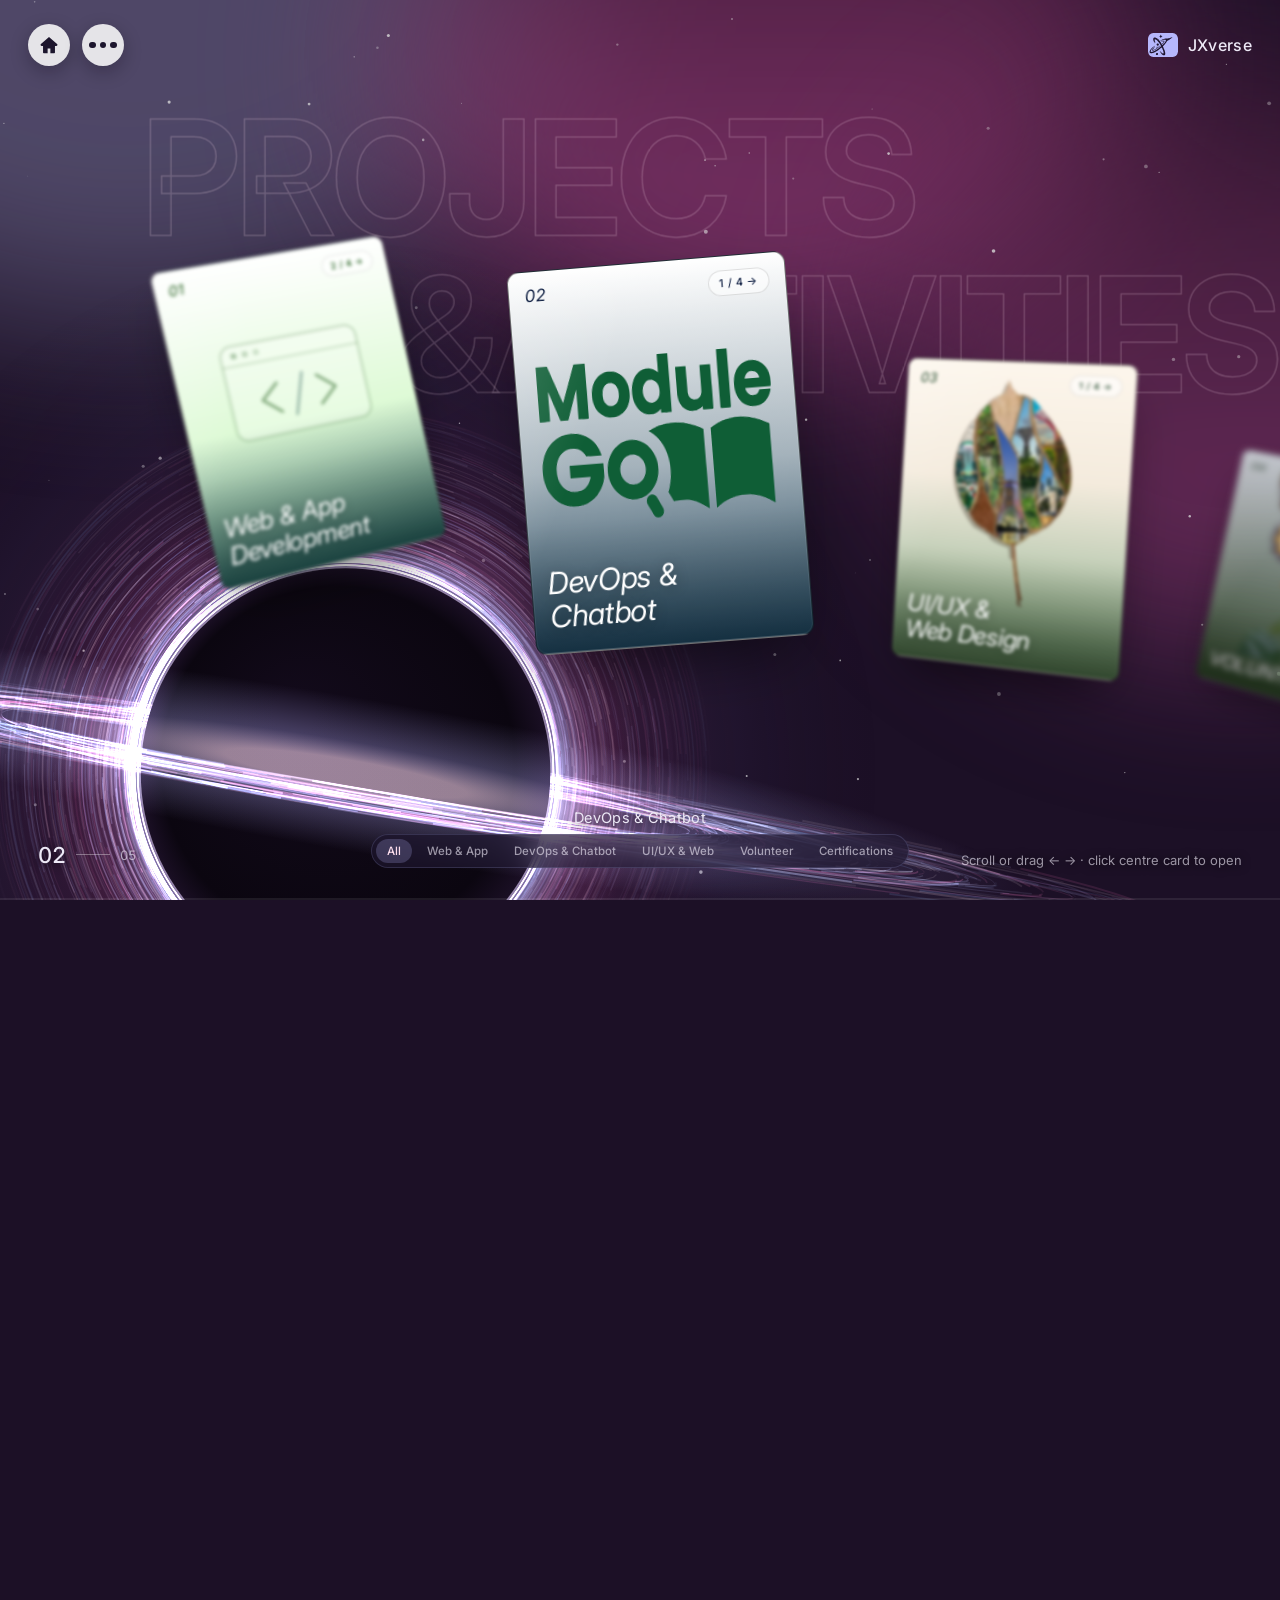
<file: projects.html>
<!DOCTYPE html>
<html lang="en">
<head>
<meta charset="utf-8">
<meta name="viewport" content="width=device-width, initial-scale=1">
<title>JXverse — Projects</title>
<meta name="theme-color" content="#1C1026">
<link rel="icon" href="favicon.svg" type="image/svg+xml">
<link rel="preconnect" href="https://fonts.googleapis.com">
<link rel="preconnect" href="https://fonts.gstatic.com" crossorigin>
<link href="https://fonts.googleapis.com/css2?family=Inter:ital,wght@0,300;0,400;0,500;0,600;0,700;1,300;1,400;1,500&family=Space+Grotesk:wght@500;600&family=Outfit:wght@600;700&family=Fraunces:ital,opsz,wght@1,9..144,500&family=JetBrains+Mono:wght@600&family=Old+Standard+TT:wght@400;700&display=swap" rel="stylesheet">
<link rel="stylesheet" href="nav.css">
<link rel="stylesheet" href="projects.css">
</head>
<body class="intro">

<!-- background: aurora glow + stars -->
<div class="sky" aria-hidden="true">
  <div class="glow g1"></div><div class="glow g2"></div><div class="glow g3"></div>
  <canvas id="stars"></canvas>
</div>

<!-- top bar -->
<header class="top">
  <div class="nav-wrap">
    <nav class="jx-nav" aria-label="Primary">
      <a class="jx-home" href="index.html" aria-label="Home" title="Home">
        <svg viewBox="0 0 24 24" fill="currentColor" aria-hidden="true">
          <path d="M12 3.2L3.2 10.9a1.2 1.2 0 0 0 .8 2.1h1.5v7.2a.8.8 0 0 0 .8.8h4.2v-5.2h3V21h4.2a.8.8 0 0 0 .8-.8V13H20a1.2 1.2 0 0 0 .8-2.1L12 3.2z"/>
        </svg>
      </a>
      <div class="jx-pill" id="jxPill">
        <button class="jx-dots" id="jxDots" type="button" aria-label="Menu" aria-expanded="false">
          <i></i><i></i><i></i>
        </button>
        <div class="jx-items">
          <a class="jx-item" href="about.html" aria-label="About" data-label="About">
            <svg viewBox="0 0 24 24" fill="currentColor" aria-hidden="true">
              <circle cx="12" cy="7.5" r="4"/>
              <path d="M4.5 20.5c0-3.9 3.4-6.8 7.5-6.8s7.5 2.9 7.5 6.8a1 1 0 0 1-1 1h-13a1 1 0 0 1-1-1z"/>
            </svg>
          </a>
          <a class="jx-item is-current" href="projects.html" id="jxProjectsLink" aria-label="Projects" data-label="Projects" aria-current="page">
            <svg viewBox="0 0 24 24" fill="none" stroke="currentColor" stroke-width="1.9" stroke-linecap="round" stroke-linejoin="round" aria-hidden="true">
              <rect x="3" y="7" width="18" height="13" rx="2.5"/>
              <path d="M8.5 7V5.4A1.4 1.4 0 0 1 9.9 4h4.2a1.4 1.4 0 0 1 1.4 1.4V7"/>
              <path d="M3 12.2c3.2 1.7 6.2 2.4 9 2.4s5.8-.7 9-2.4"/>
              <circle cx="8.5" cy="10.8" r="0.7" fill="currentColor" stroke="none"/>
              <circle cx="15.5" cy="10.8" r="0.7" fill="currentColor" stroke="none"/>
            </svg>
          </a>
          <button class="jx-item" id="jxContactBtn" type="button" aria-label="Contact" data-label="Contact">
            <svg viewBox="0 0 24 24" fill="currentColor" aria-hidden="true">
              <path d="M6.6 3.5a1.6 1.6 0 0 1 1.7.7l2 3.1a1.6 1.6 0 0 1-.2 2L8.7 10.7a12.4 12.4 0 0 0 4.6 4.6l1.4-1.4a1.6 1.6 0 0 1 2-.2l3.1 2a1.6 1.6 0 0 1 .7 1.7l-.5 2.4a1.8 1.8 0 0 1-1.9 1.4C10.5 20.8 3.2 13.5 2.8 5.9A1.8 1.8 0 0 1 4.2 4l2.4-.5z"/>
            </svg>
          </button>
        </div>
      </div>
      <button class="back-pill" id="backBtn" type="button" hidden>
        <svg viewBox="0 0 20 20" aria-hidden="true"><path d="M12.5 4.5L7 10l5.5 5.5" fill="none" stroke="currentColor" stroke-width="1.8" stroke-linecap="round" stroke-linejoin="round"/></svg>
        <span>Categories</span>
      </button>
      <div class="jx-contact-pop" id="jxContactPop" hidden role="dialog" aria-label="Contact">
        <strong>Get in Touch</strong>
        <p>Currently seeking a software or web development internship. Contact details page coming soon.</p>
        <a href="about.html">About Me →</a>
      </div>
    </nav>
  </div>

  <a class="brand" href="index.html"><img src="favicon.svg" alt=""><span>JXverse</span></a>
</header>

<!-- scroll-driven floating 3D card carousel -->
<section class="showcase" id="showcase">
  <div class="pin">
    <h1 class="bigword" id="bigword" aria-hidden="true">
      <span><b id="bwLine1">PROJECTS</b><b class="l2" id="bwLine2">&amp;ACTIVITIES</b></span>
    </h1>
    <canvas class="arc" id="bh" aria-hidden="true"></canvas>

    <div class="track" id="track"><!-- cards are rendered by projects.js --></div>

    <div class="hud">
      <div class="counter"><span id="cur">01</span><i></i><span id="total">05</span></div>
      <div class="caption-wrap">
        <div class="caption" id="caption"></div>
        <nav class="cat-tabs" id="catTabs" aria-label="Categories"></nav>
      </div>
      <div class="hint" id="hint">Scroll or drag ← → · click centre card to open</div>
    </div>
    <div class="progress"><div class="bar" id="bar"></div></div>
  </div>
</section>

<script src="nav.js"></script>
<script src="projects.js"></script>
<script src="blackhole.js"></script>
</body>
</html>
</file>
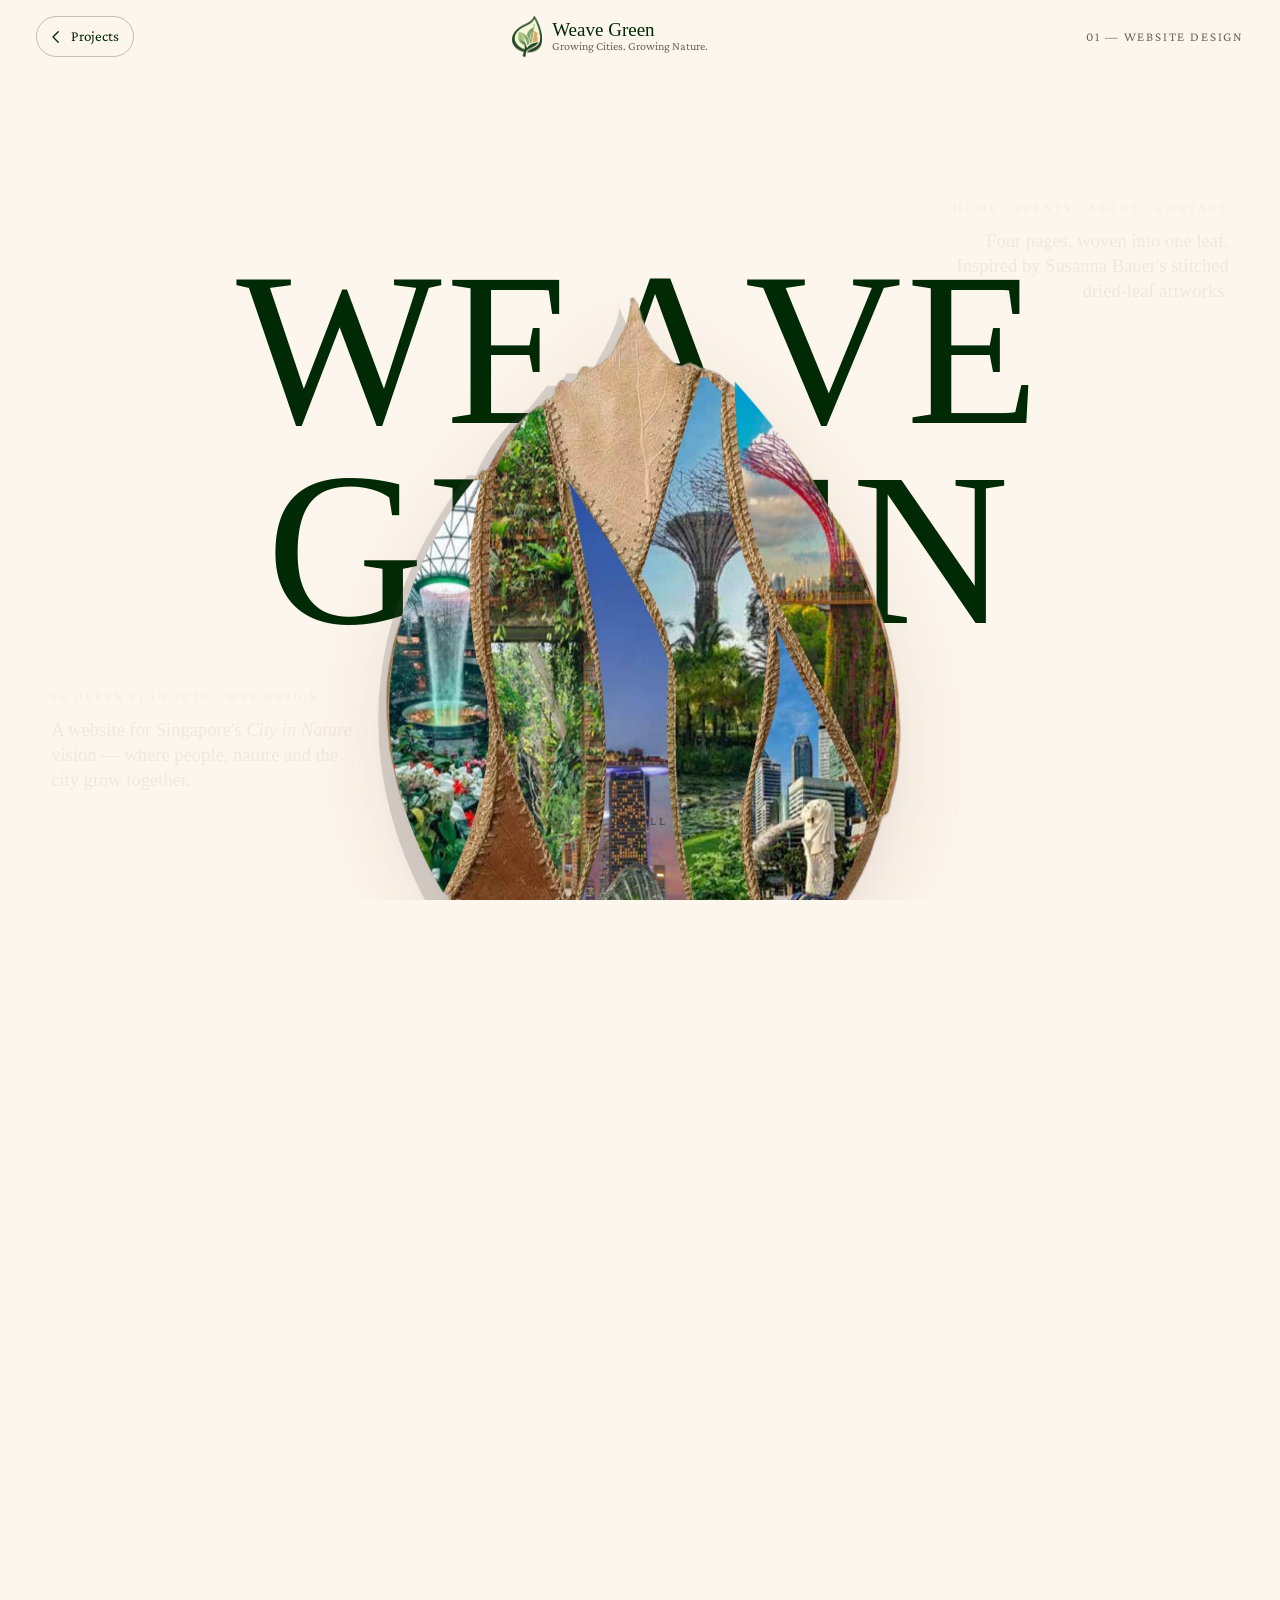
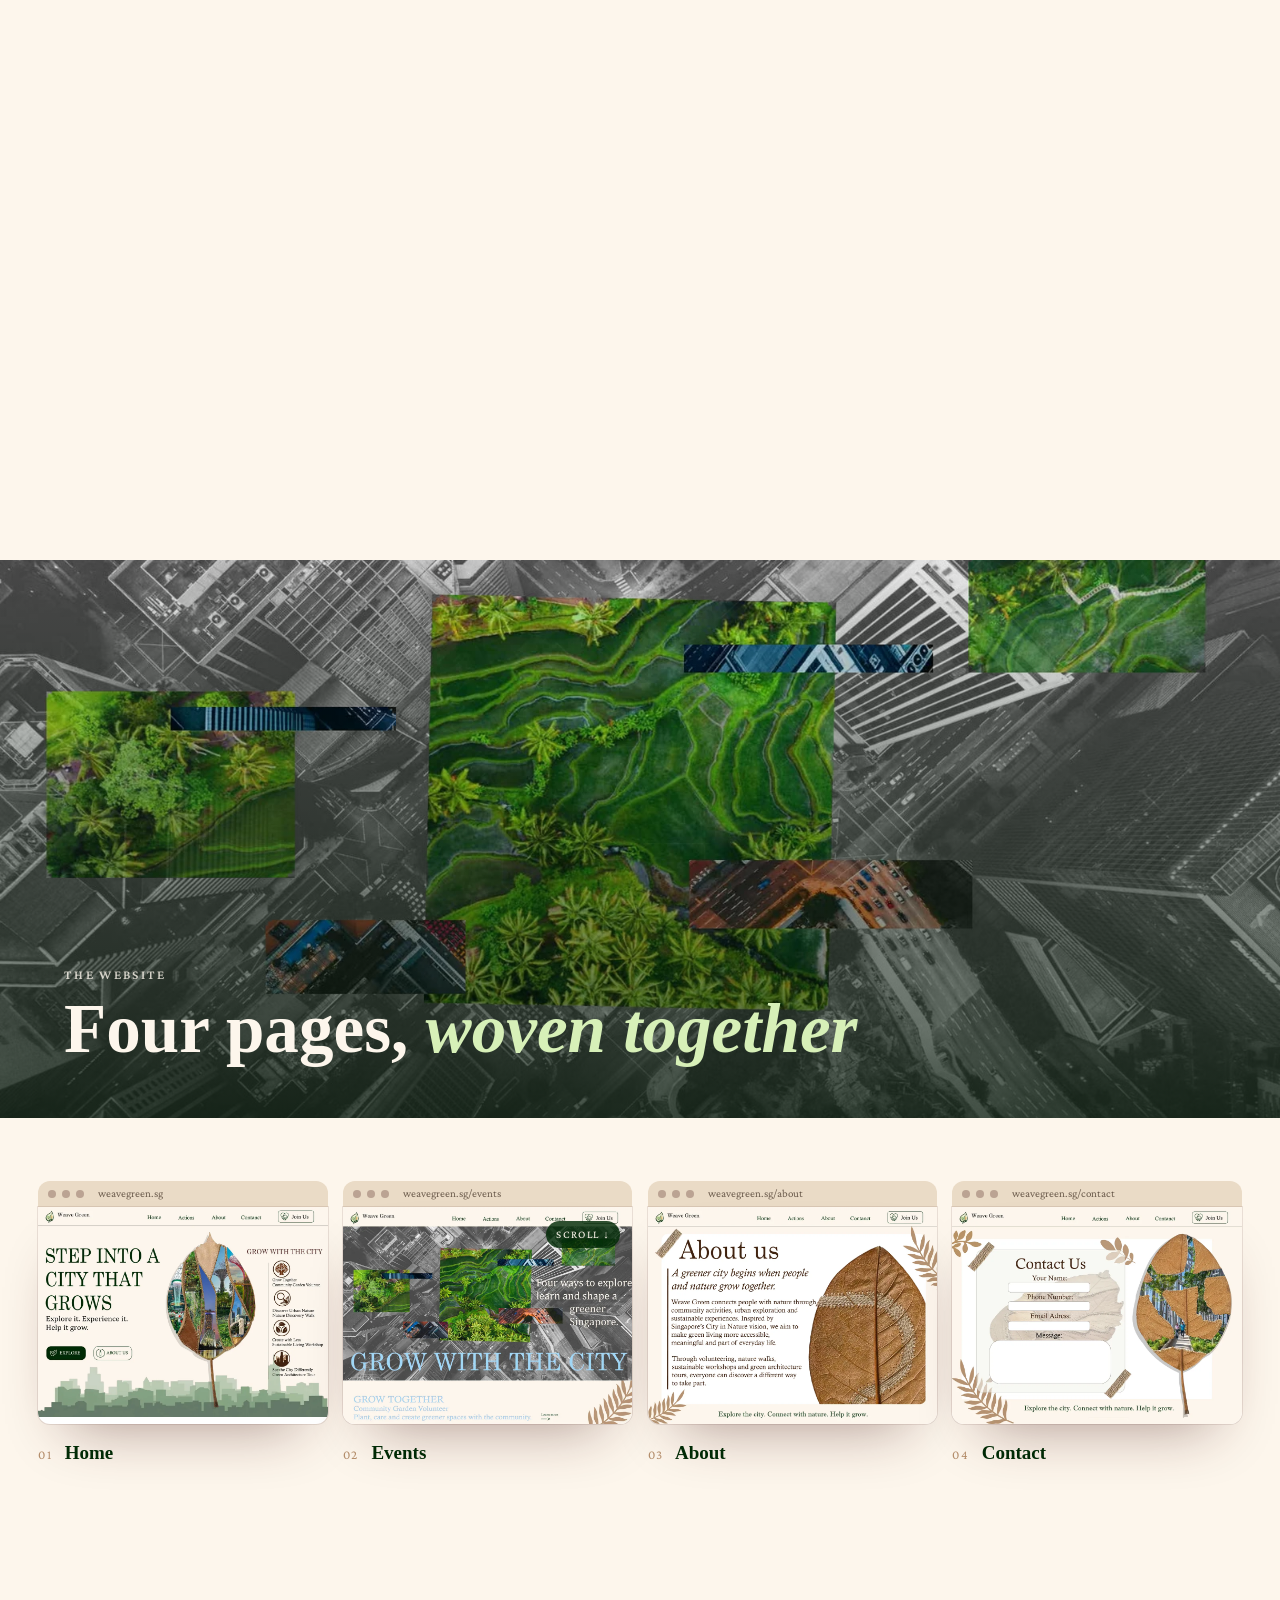
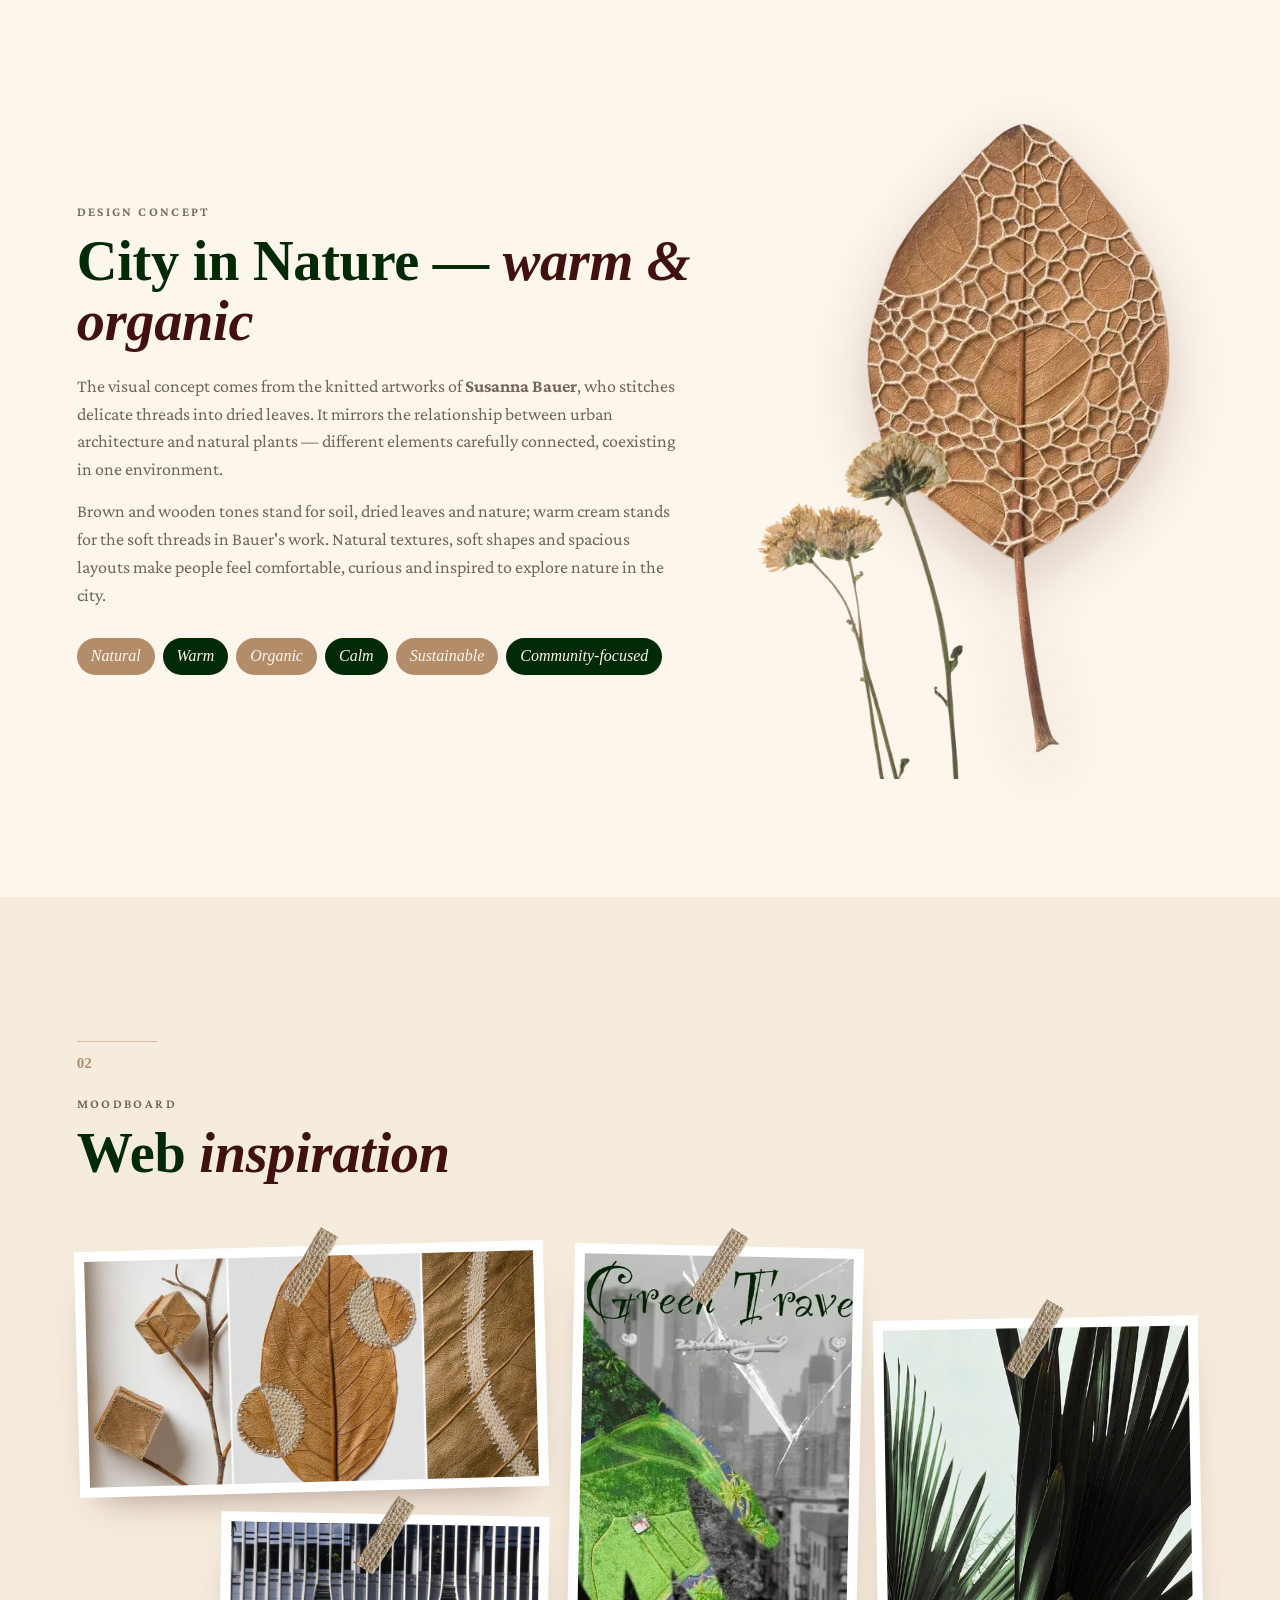
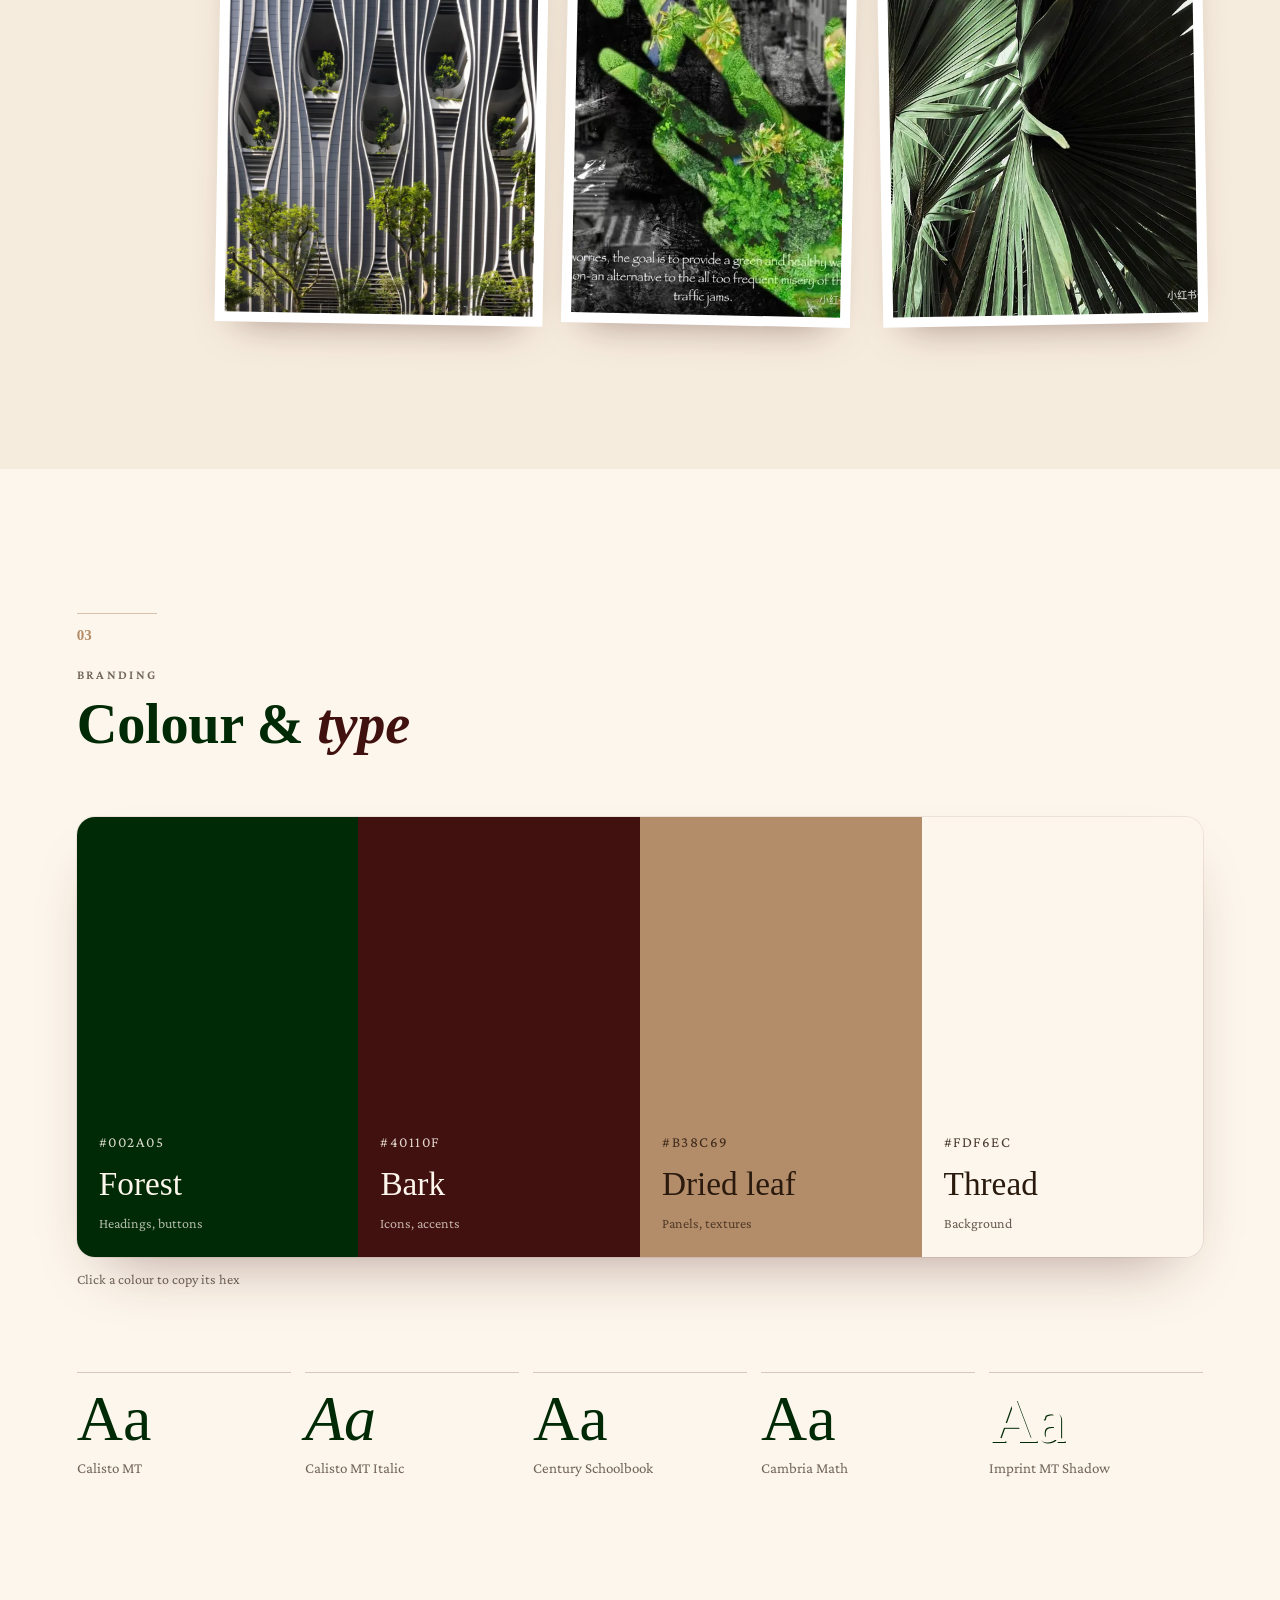
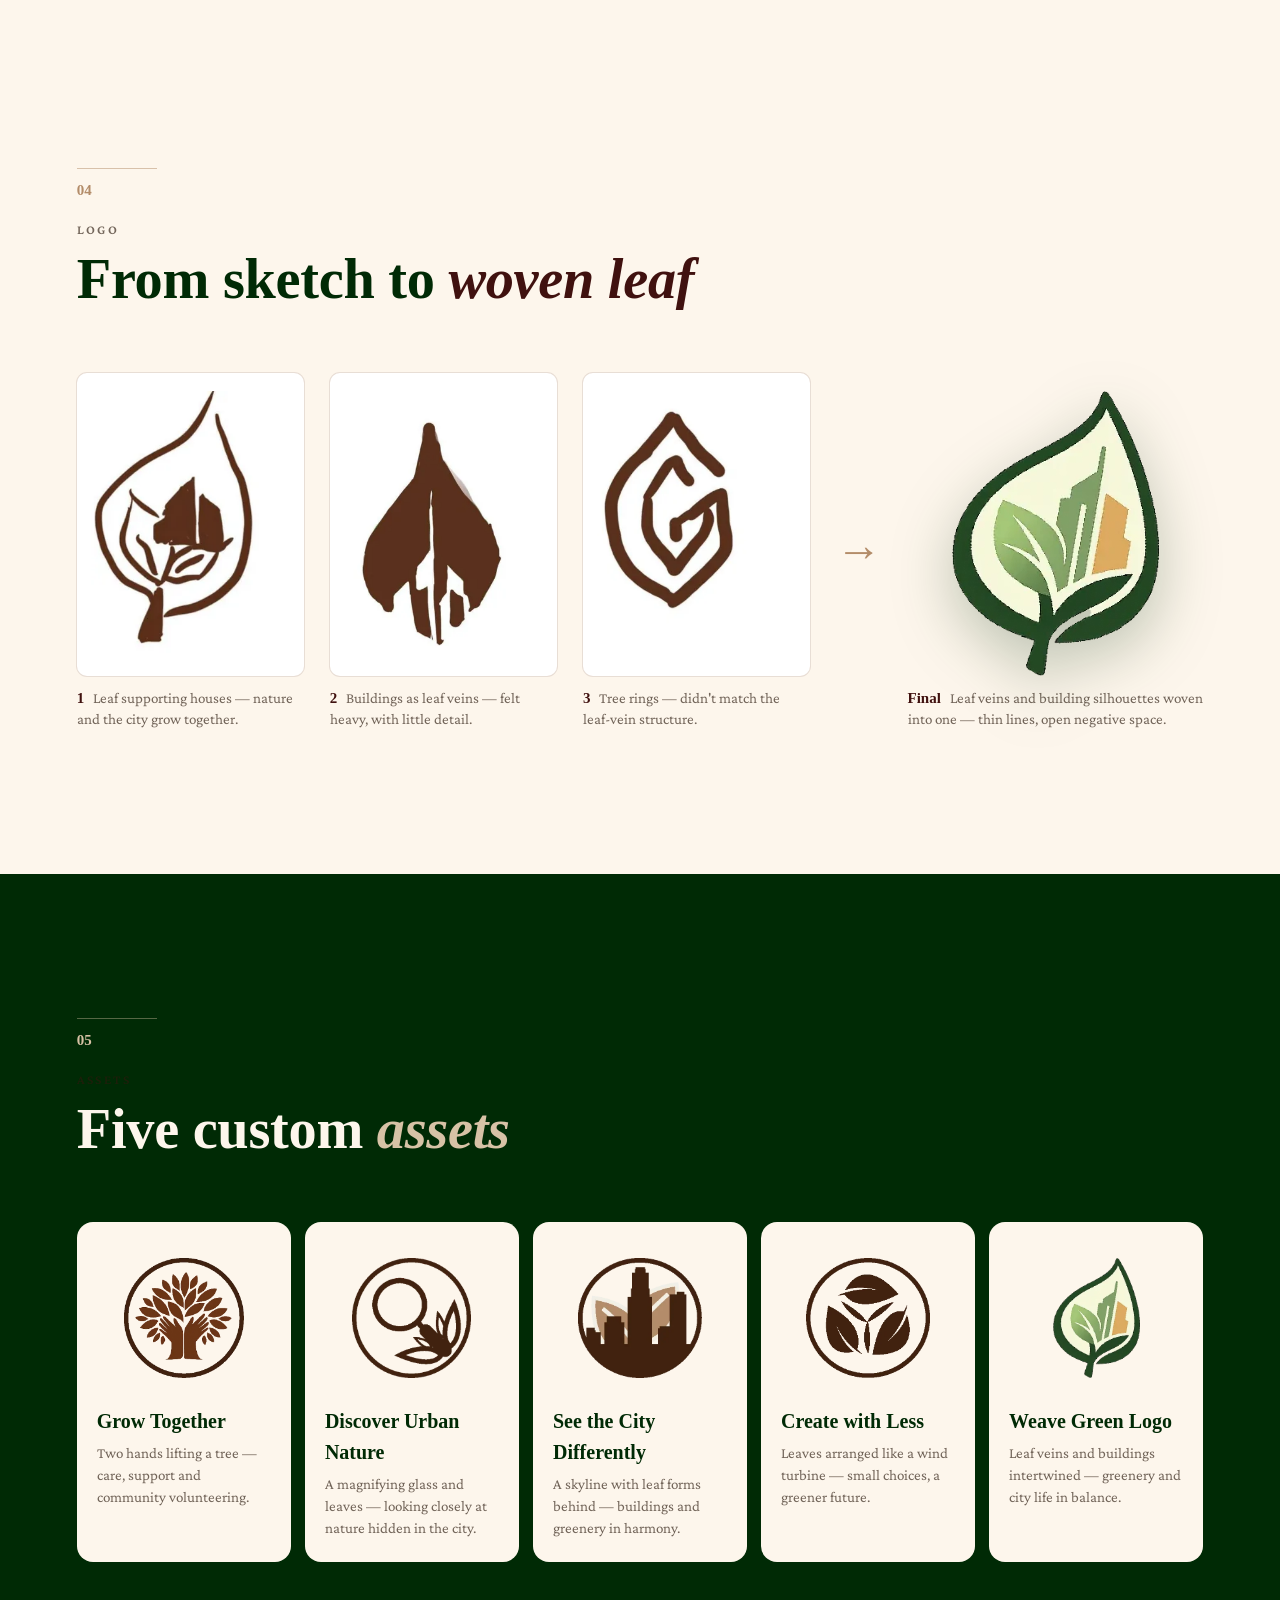
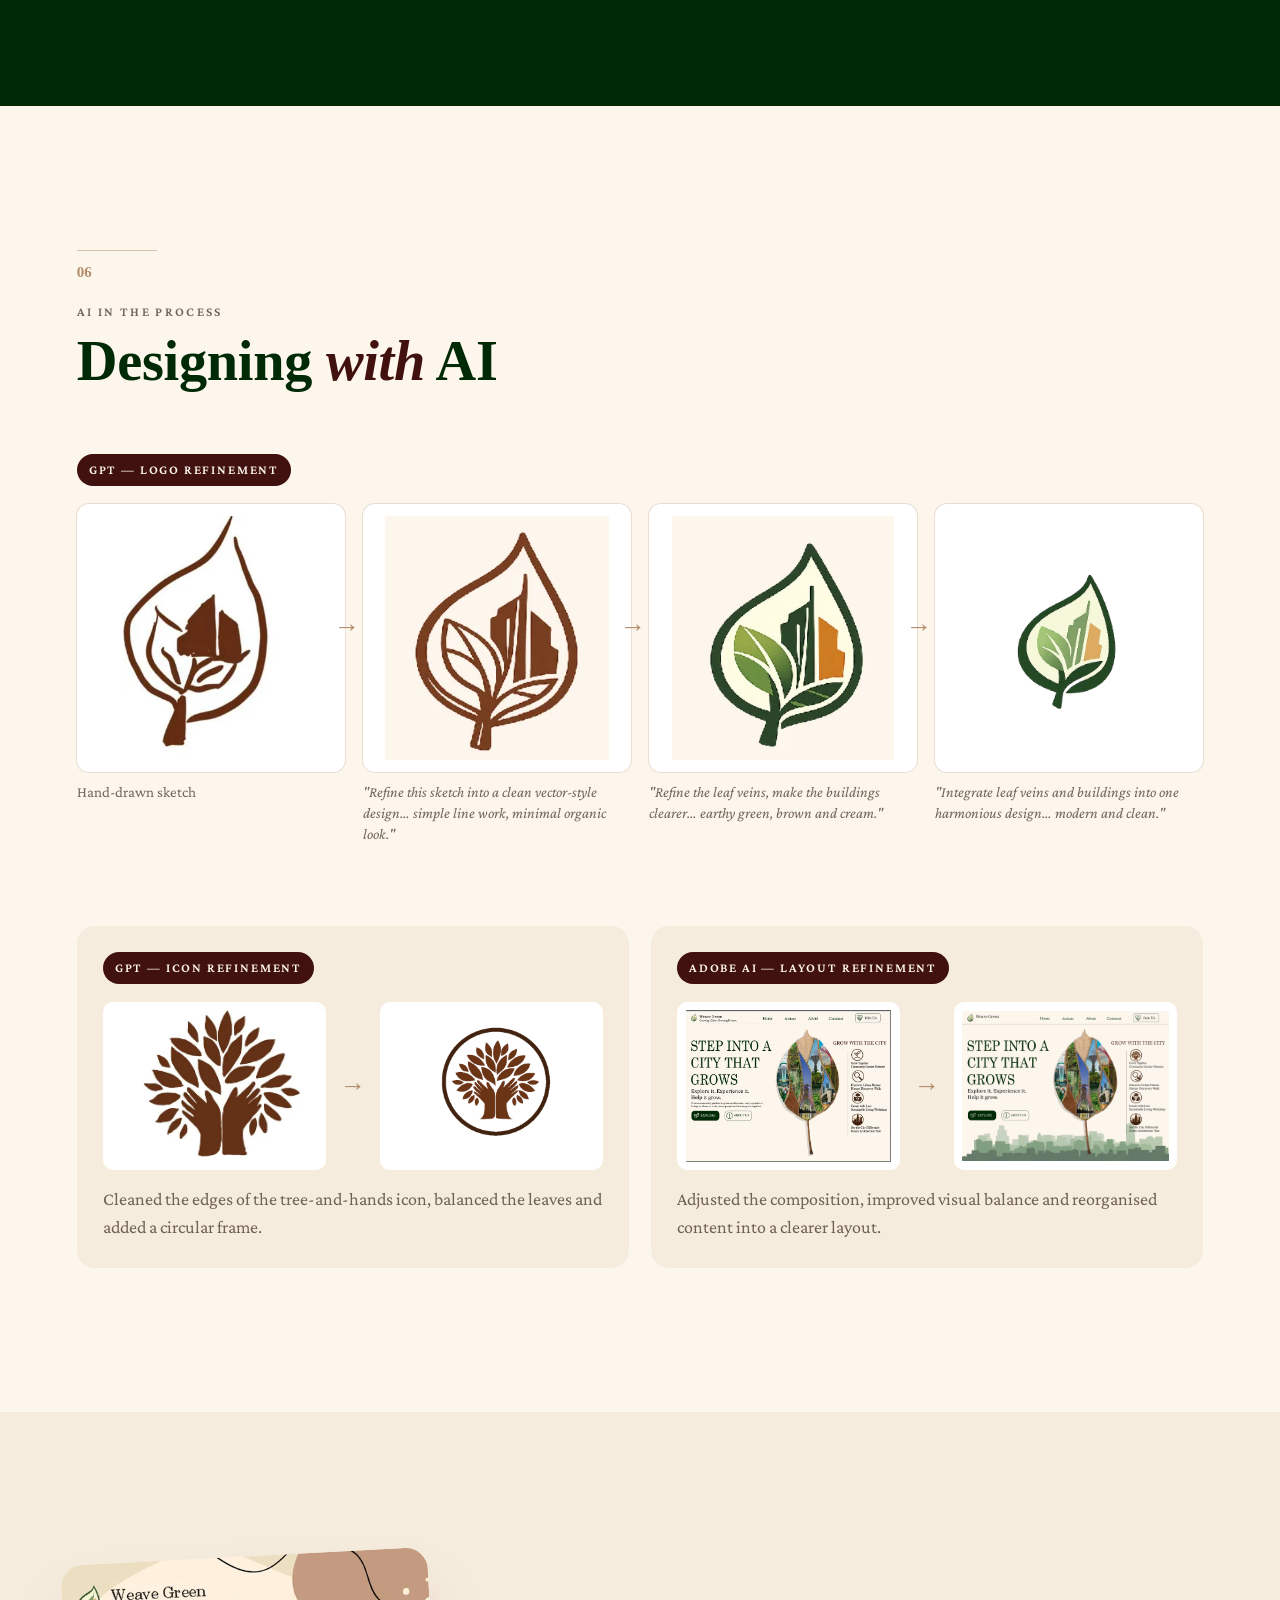
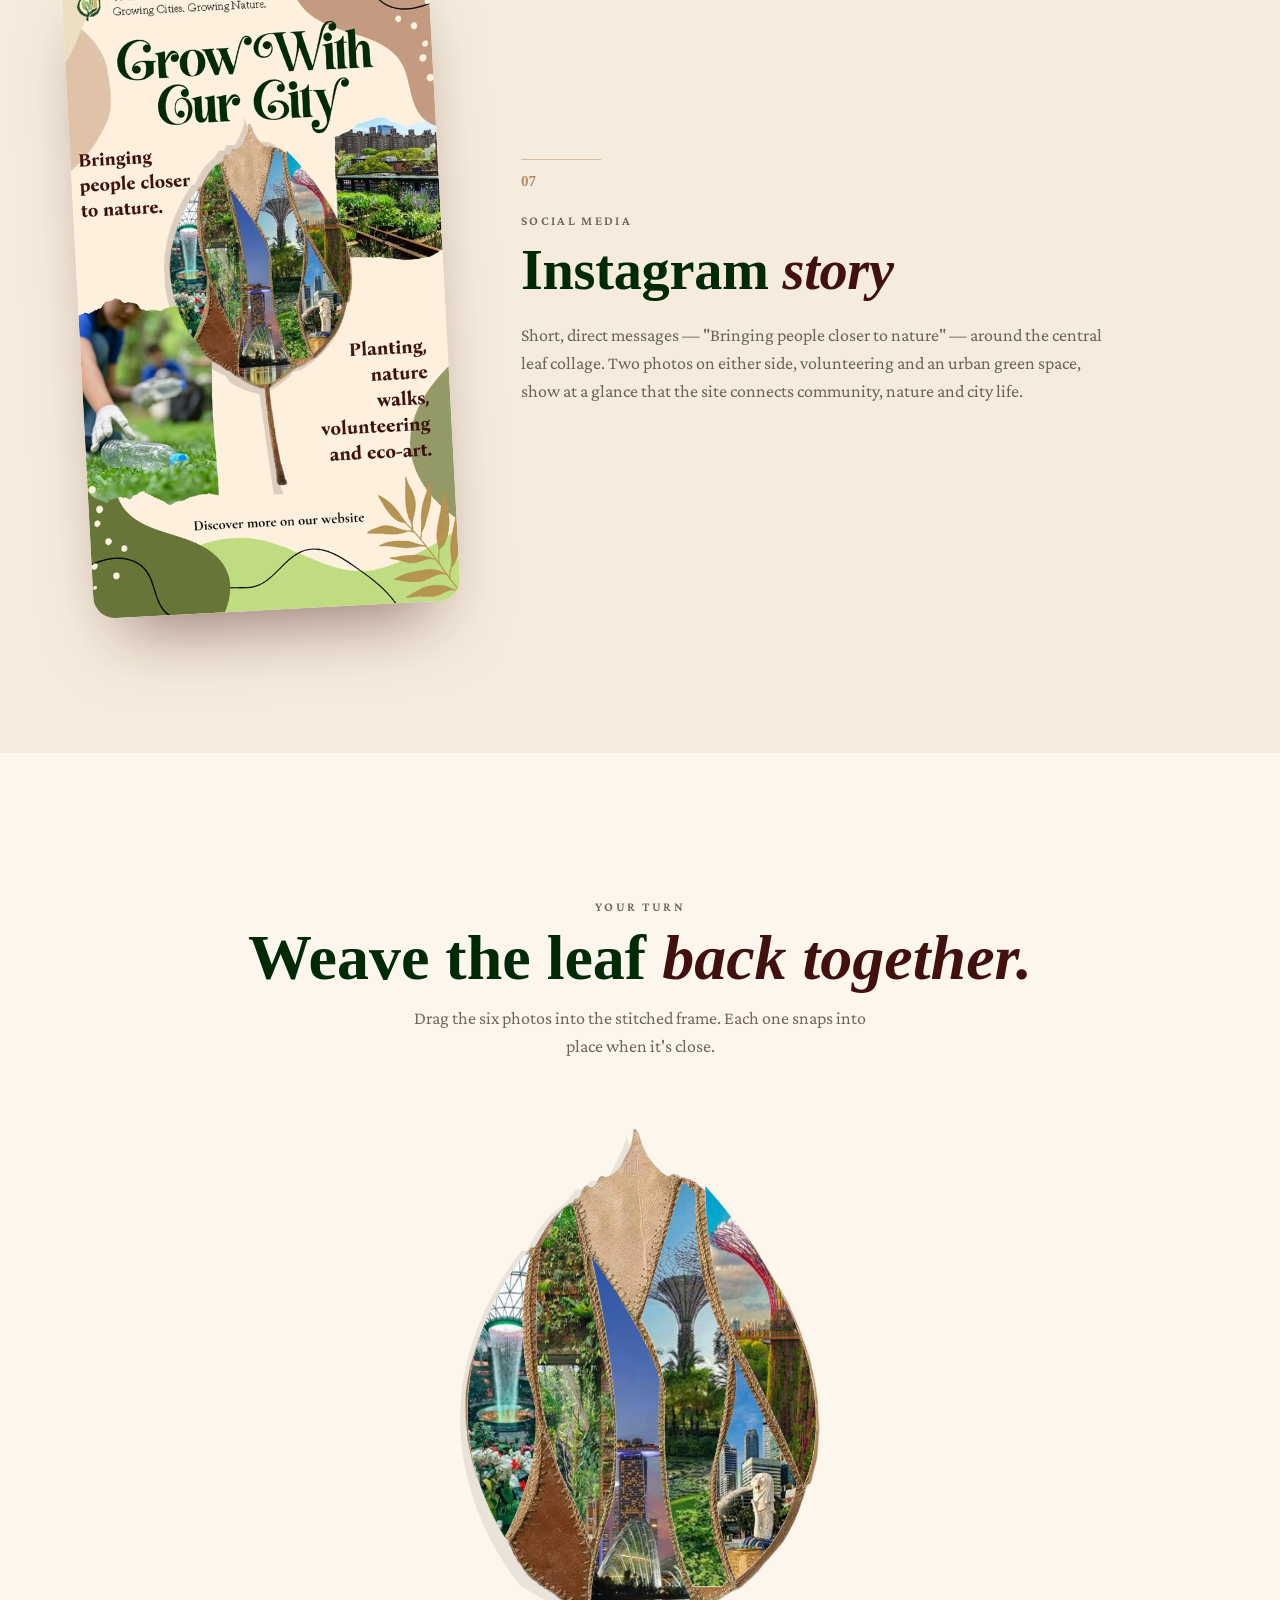
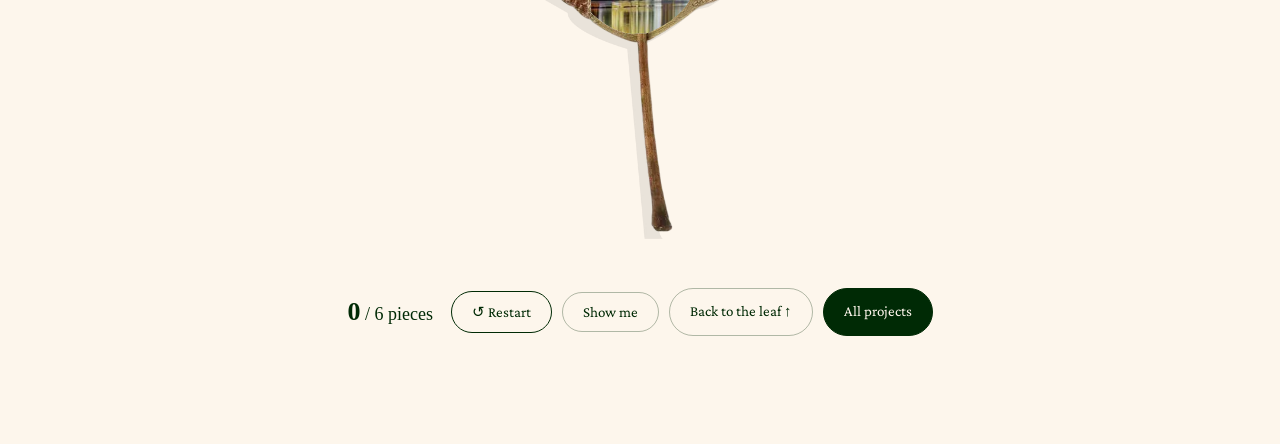
<file: weave-green.html>
<!DOCTYPE html>
<html lang="en">
<head>
<meta charset="utf-8">
<meta name="viewport" content="width=device-width, initial-scale=1">
<title>Weave Green — JXverse</title>
<meta name="description" content="Weave Green: a web design for Singapore's City in Nature vision (SG Green Plan 2030).">
<meta name="theme-color" content="#FDF6EC">
<link rel="icon" href="favicon.svg" type="image/svg+xml">
<link rel="preconnect" href="https://fonts.googleapis.com">
<link rel="preconnect" href="https://fonts.gstatic.com" crossorigin>
<link href="https://fonts.googleapis.com/css2?family=Old+Standard+TT:ital,wght@0,400;0,700;1,400&family=Crimson+Pro:ital,wght@0,300;0,400;0,500;0,600;0,700;1,300;1,400;1,600&display=swap" rel="stylesheet">
<link rel="stylesheet" href="weave-green.css">
</head>
<body class="intro">

<!-- ============ top bar ============ -->
<header class="bar">
  <a class="back" href="projects.html?category=design" aria-label="Back to projects">
    <svg viewBox="0 0 24 24" width="18" height="18" aria-hidden="true"><path d="M15 5l-7 7 7 7" fill="none" stroke="currentColor" stroke-width="1.8" stroke-linecap="round" stroke-linejoin="round"/></svg>
    <span>Projects</span>
  </a>
  <a class="wg-mark" href="#hero"><img src="img/wg/logo-final.webp" alt=""><span>Weave Green<small>Growing Cities. Growing Nature.</small></span></a>
  <span class="tagline">01 — Website Design</span>
</header>

<!-- ============ 1. leaf hero ============ -->
<section class="hero" id="hero">
  <div class="stage">
    <h1 class="title" aria-label="Weave Green">
      <span class="line"><span>W</span><span>E</span><span>A</span><span>V</span><span>E</span></span>
      <span class="line"><span>G</span><span>R</span><span>E</span><span>E</span><span>N</span></span>
    </h1>

    <div class="side left">
      <p class="eyebrow">SG Green Plan 2030 · Web Design</p>
      <p class="lead">A website for Singapore's <em>City in Nature</em> vision — where people, nature and the city grow together.</p>
    </div>
    <div class="side right">
      <p class="eyebrow">Home · Events · About · Contact</p>
      <p class="lead">Four pages, woven into one leaf. Inspired by Susanna Bauer's stitched dried-leaf artworks.</p>
    </div>

    <button class="leaf" id="leaf" type="button" aria-label="Click the leaf to weave together">
      <img src="img/wg/leaf-hero.webp" alt="Leaf collage of Singapore's green city" draggable="false">
    </button>

    <div class="prompt" id="prompt" aria-hidden="true">
      <span class="dot"></span>
      <span>Click the leaf <i>· weave together</i></span>
    </div>
    <div class="scroll-cue" id="scrollCue"><span>Scroll</span><i></i></div>
  </div>
</section>

<!-- ============ 2. transition overlay (city turns green) ============ -->
<div class="weave" id="weave" aria-hidden="true">
  <div class="city"><div class="frame">
    <img class="gray" src="img/wg-city-gray.jpg" alt="">
    <img class="g g1" src="img/wg-green-2.webp" alt="" style="left:20.625%;top:13.63%;width:53.438%;height:62.222%">
    <img class="g g2" src="img/wg-green-3.webp" alt="" style="left:3.438%;top:27.852%;width:27.5%;height:27.852%">
    <img class="g g3" src="img/wg-green-1.webp" alt="" style="left:75.625%;top:7.111%;width:18.75%;height:18.37%">
  </div></div>
  <div class="words">
    <p class="w-small"><span>Grow with the city</span></p>
    <p class="w-big"><span>Four pages.</span></p>
    <p class="w-big"><span><em>One city that grows.</em></span></p>
  </div>
  <span class="skip">Click to skip</span>
</div>

<!-- ============ 3. the four pages ============ -->
<section class="pages" id="pages">
  <div class="pages-head">
    <div class="city-band" aria-hidden="true"><div class="frame">
      <img class="gray" src="img/wg-city-gray.jpg" alt="">
      <img class="g" src="img/wg-green-2.webp" alt="" style="left:20.625%;top:13.63%;width:53.438%;height:62.222%">
      <img class="g" src="img/wg-green-3.webp" alt="" style="left:3.438%;top:27.852%;width:27.5%;height:27.852%">
      <img class="g" src="img/wg-green-1.webp" alt="" style="left:75.625%;top:7.111%;width:18.75%;height:18.37%">
    </div></div>
    <div class="head-text reveal">
      <p class="eyebrow light">The website</p>
      <h2>Four pages, <em>woven together</em></h2>
    </div>
  </div>

  <div class="screens" id="screens">
    <figure class="screen">
      <div class="chrome"><i></i><i></i><i></i><span>weavegreen.sg</span></div>
      <div class="view"><img src="img/wg-page-home.webp" alt="Weave Green home page" loading="lazy"></div>
      <figcaption><b>01</b> Home<span>A large leaf collage of urban landmarks and plants — "Step into a city that grows".</span></figcaption>
    </figure>
    <figure class="screen long">
      <div class="chrome"><i></i><i></i><i></i><span>weavegreen.sg/events</span></div>
      <div class="view" tabindex="0" aria-label="Events page, scroll to see the whole page"><img src="img/wg-page-events.webp" alt="Weave Green events page" loading="lazy"></div>
      <span class="scroll-me">Scroll ↓</span>
      <figcaption><b>02</b> Events<span>A black-and-white city that turns green — four ways to explore, learn and shape a greener Singapore.</span></figcaption>
    </figure>
    <figure class="screen">
      <div class="chrome"><i></i><i></i><i></i><span>weavegreen.sg/about</span></div>
      <div class="view"><img src="img/wg-page-about.webp" alt="Weave Green about page" loading="lazy"></div>
      <figcaption><b>03</b> About<span>Purpose and values, with a stitched dried leaf inspired by Susanna Bauer.</span></figcaption>
    </figure>
    <figure class="screen">
      <div class="chrome"><i></i><i></i><i></i><span>weavegreen.sg/contact</span></div>
      <div class="view"><img src="img/wg-page-contact.webp" alt="Weave Green contact page" loading="lazy"></div>
      <figcaption><b>04</b> Contact<span>A simple paper-like form beside a leaf collage of green urban spaces.</span></figcaption>
    </figure>
  </div>
</section>

<!-- ============ 4. design elements ============ -->
<main class="elements">

  <!-- design concept -->
  <section class="block concept" id="concept">
    <div class="num reveal">01</div>
    <div class="concept-text">
      <p class="eyebrow reveal">Design concept</p>
      <h2 class="reveal">City in Nature — <em>warm &amp; organic</em></h2>
      <p class="reveal">The visual concept comes from the knitted artworks of <b>Susanna Bauer</b>, who stitches delicate threads into dried leaves. It mirrors the relationship between urban architecture and natural plants — different elements carefully connected, coexisting in one environment.</p>
      <p class="reveal">Brown and wooden tones stand for soil, dried leaves and nature; warm cream stands for the soft threads in Bauer's work. Natural textures, soft shapes and spacious layouts make people feel comfortable, curious and inspired to explore nature in the city.</p>
      <ul class="keywords reveal">
        <li>Natural</li><li>Warm</li><li>Organic</li><li>Calm</li><li>Sustainable</li><li>Community-focused</li>
      </ul>
    </div>
    <div class="concept-art reveal">
      <img class="bauer" src="img/wg/bauer-leaf.webp" alt="Stitched dried leaf, after Susanna Bauer" loading="lazy">
      <img class="flowers" src="img/wg/deco-flowers.webp" alt="" loading="lazy">
    </div>
  </section>

  <!-- moodboard -->
  <section class="block mood" id="moodboard">
    <div class="block-head">
      <div class="num reveal">02</div>
      <p class="eyebrow reveal">Moodboard</p>
      <h2 class="reveal">Web <em>inspiration</em></h2>
    </div>
    <div class="mood-grid">
      <figure class="m m1 reveal"><img src="img/wg/mood-1.webp" alt="Stitched leaves and natural materials" loading="lazy"><img class="tape" src="img/wg/deco-tape.webp" alt=""></figure>
      <figure class="m m2 reveal"><img src="img/wg/mood-2.webp" alt="Green city poster" loading="lazy"><img class="tape" src="img/wg/deco-tape.webp" alt=""></figure>
      <figure class="m m3 reveal"><img src="img/wg/mood-3.webp" alt="Palm leaves" loading="lazy"><img class="tape" src="img/wg/deco-tape.webp" alt=""></figure>
      <figure class="m m4 reveal"><img src="img/wg/mood-4.webp" alt="Organic green architecture" loading="lazy"><img class="tape" src="img/wg/deco-tape.webp" alt=""></figure>
    </div>
  </section>

  <!-- branding colour -->
  <section class="block brand" id="branding">
    <div class="block-head">
      <div class="num reveal">03</div>
      <p class="eyebrow reveal">Branding</p>
      <h2 class="reveal">Colour &amp; <em>type</em></h2>
    </div>
    <div class="swatches">
      <button class="sw reveal" style="--c:#002A05;--t:#FDF6EC" data-hex="#002A05"><span class="hex">#002A05</span><span class="name">Forest</span><span class="use">Headings, buttons</span></button>
      <button class="sw reveal" style="--c:#40110F;--t:#FDF6EC" data-hex="#40110F"><span class="hex">#40110F</span><span class="name">Bark</span><span class="use">Icons, accents</span></button>
      <button class="sw reveal" style="--c:#B38C69;--t:#2A1A0E" data-hex="#B38C69"><span class="hex">#B38C69</span><span class="name">Dried leaf</span><span class="use">Panels, textures</span></button>
      <button class="sw reveal" style="--c:#FDF6EC;--t:#2A1A0E" data-hex="#FDF6EC"><span class="hex">#FDF6EC</span><span class="name">Thread</span><span class="use">Background</span></button>
    </div>
    <p class="copy-note" id="copyNote">Click a colour to copy its hex</p>
    <div class="type reveal">
      <div class="type-spec"><span class="type-sample" style="font-family:'Calisto MT','Old Standard TT',serif">Aa</span><span>Calisto MT</span></div>
      <div class="type-spec"><span class="type-sample" style="font-family:'Calisto MT','Old Standard TT',serif;font-style:italic">Aa</span><span>Calisto MT Italic</span></div>
      <div class="type-spec"><span class="type-sample" style="font-family:'Century Schoolbook','Old Standard TT',serif">Aa</span><span>Century Schoolbook</span></div>
      <div class="type-spec"><span class="type-sample" style="font-family:'Cambria Math',Cambria,serif">Aa</span><span>Cambria Math</span></div>
      <div class="type-spec"><span class="type-sample shadow" style="font-family:'Imprint MT Shadow','Old Standard TT',serif">Aa</span><span>Imprint MT Shadow</span></div>
    </div>
  </section>

  <!-- logo -->
  <section class="block logo" id="logo">
    <div class="block-head">
      <div class="num reveal">04</div>
      <p class="eyebrow reveal">Logo</p>
      <h2 class="reveal">From sketch to <em>woven leaf</em></h2>
    </div>
    <div class="logo-row">
      <figure class="sk reveal"><img src="img/wg/logo-sketch-1.webp" alt="Sketch 1" loading="lazy"><figcaption><b>1</b> Leaf supporting houses — nature and the city grow together.</figcaption></figure>
      <figure class="sk reveal"><img src="img/wg/logo-sketch-2.webp" alt="Sketch 2" loading="lazy"><figcaption><b>2</b> Buildings as leaf veins — felt heavy, with little detail.</figcaption></figure>
      <figure class="sk reveal"><img src="img/wg/logo-sketch-3.webp" alt="Sketch 3" loading="lazy"><figcaption><b>3</b> Tree rings — didn't match the leaf-vein structure.</figcaption></figure>
      <div class="arrow reveal" aria-hidden="true">→</div>
      <figure class="final reveal"><img src="img/wg/logo-final.webp" alt="Final Weave Green logo" loading="lazy"><figcaption><b>Final</b> Leaf veins and building silhouettes woven into one — thin lines, open negative space.</figcaption></figure>
    </div>
  </section>

  <!-- assets -->
  <section class="block assets" id="assets">
    <div class="block-head">
      <div class="num reveal">05</div>
      <p class="eyebrow reveal">Assets</p>
      <h2 class="reveal">Five custom <em>assets</em></h2>
    </div>
    <div class="asset-row">
      <figure class="as reveal"><div class="ic"><img src="img/wg/icon-grow-together.webp" alt="" loading="lazy"></div><figcaption><b>Grow Together</b><span>Two hands lifting a tree — care, support and community volunteering.</span></figcaption></figure>
      <figure class="as reveal"><div class="ic"><img src="img/wg/icon-discover.webp" alt="" loading="lazy"></div><figcaption><b>Discover Urban Nature</b><span>A magnifying glass and leaves — looking closely at nature hidden in the city.</span></figcaption></figure>
      <figure class="as reveal"><div class="ic"><img src="img/wg/icon-see-city.webp" alt="" loading="lazy"></div><figcaption><b>See the City Differently</b><span>A skyline with leaf forms behind — buildings and greenery in harmony.</span></figcaption></figure>
      <figure class="as reveal"><div class="ic"><img src="img/wg/icon-create-less.webp" alt="" loading="lazy"></div><figcaption><b>Create with Less</b><span>Leaves arranged like a wind turbine — small choices, a greener future.</span></figcaption></figure>
      <figure class="as reveal"><div class="ic"><img src="img/wg/logo-final.webp" alt="" loading="lazy"></div><figcaption><b>Weave Green Logo</b><span>Leaf veins and buildings intertwined — greenery and city life in balance.</span></figcaption></figure>
    </div>
  </section>

  <!-- AI -->
  <section class="block ai" id="ai">
    <div class="block-head">
      <div class="num reveal">06</div>
      <p class="eyebrow reveal">AI in the process</p>
      <h2 class="reveal">Designing <em>with</em> AI</h2>
    </div>

    <div class="ai-flow reveal">
      <p class="ai-tag">GPT — Logo refinement</p>
      <div class="steps">
        <figure><img src="img/wg/ai-sketch.webp" alt="Hand-drawn logo sketch" loading="lazy"><figcaption>Hand-drawn sketch</figcaption></figure>
        <figure><img src="img/wg/ai-prompt-1.webp" alt="Prompt 1 result" loading="lazy"><figcaption><i>"Refine this sketch into a clean vector-style design… simple line work, minimal organic look."</i></figcaption></figure>
        <figure><img src="img/wg/ai-prompt-2.webp" alt="Prompt 2 result" loading="lazy"><figcaption><i>"Refine the leaf veins, make the buildings clearer… earthy green, brown and cream."</i></figcaption></figure>
        <figure><img src="img/wg/ai-prompt-3.webp" alt="Prompt 3 result" loading="lazy"><figcaption><i>"Integrate leaf veins and buildings into one harmonious design… modern and clean."</i></figcaption></figure>
      </div>
    </div>

    <div class="ai-two">
      <div class="ai-card reveal">
        <p class="ai-tag">GPT — Icon refinement</p>
        <div class="ba"><img src="img/wg/ai-icon-before.webp" alt="Icon before" loading="lazy"><span>→</span><img src="img/wg/ai-icon-after.webp" alt="Icon after" loading="lazy"></div>
        <p>Cleaned the edges of the tree-and-hands icon, balanced the leaves and added a circular frame.</p>
      </div>
      <div class="ai-card reveal">
        <p class="ai-tag">Adobe AI — Layout refinement</p>
        <div class="ba"><img src="img/wg/ai-layout-before.webp" alt="Layout before" loading="lazy"><span>→</span><img src="img/wg-page-home.webp" alt="Layout after" loading="lazy"></div>
        <p>Adjusted the composition, improved visual balance and reorganised content into a clearer layout.</p>
      </div>
    </div>
  </section>

  <!-- social -->
  <section class="block social" id="social">
    <div class="social-art reveal"><img src="img/wg/ig-story.webp" alt="Weave Green Instagram story" loading="lazy"></div>
    <div class="social-text">
      <div class="num reveal">07</div>
      <p class="eyebrow reveal">Social media</p>
      <h2 class="reveal">Instagram <em>story</em></h2>
      <p class="reveal">Short, direct messages — "Bringing people closer to nature" — around the central leaf collage. Two photos on either side, volunteering and an urban green space, show at a glance that the site connects community, nature and city life.</p>
    </div>
  </section>

  <!-- end: leaf puzzle -->
  <section class="end puzzle" id="puzzle">
    <div class="pz-head">
      <p class="eyebrow reveal">Your turn</p>
      <h2 class="reveal">Weave the leaf <em>back together.</em></h2>
      <p class="reveal">Drag the six photos into the stitched frame. Each one snaps into place when it's close.</p>
    </div>

    <div class="pz-board" id="pzBoard" aria-label="Leaf puzzle">
      <div class="pz-target" id="pzTarget">
        <img class="pz-shadow" src="img/wg/puzzle/shadow.webp" alt="" draggable="false">
      </div>
      <div class="pz-overlay" id="pzOverlay" aria-hidden="true">
        <svg class="pz-slots" viewBox="0 0 608 1200">
          <g class="slot" data-id="photo1"><path class="slot-fill" d="M580.5 601.8 L578.8 600.5 L559.2 549.5 L533.8 491.5 L500.2 422.5 L462.8 352.0 L446.8 310.5 L438.8 284.0 L431.8 256.0 L421.8 202.0 L418.2 174.5 L414.8 133.0 L413.8 100.5 L415.0 99.2 L437.2 124.5 L466.8 161.0 L492.8 196.5 L516.8 233.0 L539.2 272.0 L555.2 304.0 L570.8 340.5 L581.2 370.5 L590.8 405.0 L597.2 439.0 L600.8 471.5 L601.2 508.5 L598.8 537.5 L594.8 560.0 L587.8 585.5 L582.2 599.5 L580.5 601.8 Z"/><path class="slot-line" d="M580.5 601.8 L578.8 600.5 L559.2 549.5 L533.8 491.5 L500.2 422.5 L462.8 352.0 L446.8 310.5 L438.8 284.0 L431.8 256.0 L421.8 202.0 L418.2 174.5 L414.8 133.0 L413.8 100.5 L415.0 99.2 L437.2 124.5 L466.8 161.0 L492.8 196.5 L516.8 233.0 L539.2 272.0 L555.2 304.0 L570.8 340.5 L581.2 370.5 L590.8 405.0 L597.2 439.0 L600.8 471.5 L601.2 508.5 L598.8 537.5 L594.8 560.0 L587.8 585.5 L582.2 599.5 L580.5 601.8 Z"/><path class="slot-stitch" d="M580.5 601.8 L578.8 600.5 L559.2 549.5 L533.8 491.5 L500.2 422.5 L462.8 352.0 L446.8 310.5 L438.8 284.0 L431.8 256.0 L421.8 202.0 L418.2 174.5 L414.8 133.0 L413.8 100.5 L415.0 99.2 L437.2 124.5 L466.8 161.0 L492.8 196.5 L516.8 233.0 L539.2 272.0 L555.2 304.0 L570.8 340.5 L581.2 370.5 L590.8 405.0 L597.2 439.0 L600.8 471.5 L601.2 508.5 L598.8 537.5 L594.8 560.0 L587.8 585.5 L582.2 599.5 L580.5 601.8 Z"/></g>
          <g class="slot" data-id="photo2"><path class="slot-fill" d="M296.0 853.8 L286.0 853.8 L279.5 852.8 L261.5 846.8 L252.5 842.2 L240.0 834.2 L220.8 818.0 L221.2 784.5 L226.8 742.5 L237.8 694.5 L245.2 669.5 L253.2 647.5 L257.2 631.5 L262.2 595.0 L264.2 558.5 L264.2 525.5 L262.8 489.0 L255.8 412.5 L243.2 327.0 L234.2 277.5 L221.8 219.0 L223.0 217.2 L232.8 230.5 L261.2 273.5 L295.2 330.0 L319.8 377.5 L327.8 396.0 L335.2 417.5 L337.2 425.0 L335.2 465.5 L335.2 514.0 L336.2 541.0 L339.2 583.0 L344.8 629.5 L353.2 678.0 L361.8 714.0 L374.2 755.5 L389.2 793.5 L384.8 802.5 L375.8 814.0 L364.0 825.2 L349.0 836.2 L338.0 842.8 L315.5 853.2 L296.0 853.8 Z"/><path class="slot-line" d="M296.0 853.8 L286.0 853.8 L279.5 852.8 L261.5 846.8 L252.5 842.2 L240.0 834.2 L220.8 818.0 L221.2 784.5 L226.8 742.5 L237.8 694.5 L245.2 669.5 L253.2 647.5 L257.2 631.5 L262.2 595.0 L264.2 558.5 L264.2 525.5 L262.8 489.0 L255.8 412.5 L243.2 327.0 L234.2 277.5 L221.8 219.0 L223.0 217.2 L232.8 230.5 L261.2 273.5 L295.2 330.0 L319.8 377.5 L327.8 396.0 L335.2 417.5 L337.2 425.0 L335.2 465.5 L335.2 514.0 L336.2 541.0 L339.2 583.0 L344.8 629.5 L353.2 678.0 L361.8 714.0 L374.2 755.5 L389.2 793.5 L384.8 802.5 L375.8 814.0 L364.0 825.2 L349.0 836.2 L338.0 842.8 L315.5 853.2 L296.0 853.8 Z"/><path class="slot-stitch" d="M296.0 853.8 L286.0 853.8 L279.5 852.8 L261.5 846.8 L252.5 842.2 L240.0 834.2 L220.8 818.0 L221.2 784.5 L226.8 742.5 L237.8 694.5 L245.2 669.5 L253.2 647.5 L257.2 631.5 L262.2 595.0 L264.2 558.5 L264.2 525.5 L262.8 489.0 L255.8 412.5 L243.2 327.0 L234.2 277.5 L221.8 219.0 L223.0 217.2 L232.8 230.5 L261.2 273.5 L295.2 330.0 L319.8 377.5 L327.8 396.0 L335.2 417.5 L337.2 425.0 L335.2 465.5 L335.2 514.0 L336.2 541.0 L339.2 583.0 L344.8 629.5 L353.2 678.0 L361.8 714.0 L374.2 755.5 L389.2 793.5 L384.8 802.5 L375.8 814.0 L364.0 825.2 L349.0 836.2 L338.0 842.8 L315.5 853.2 L296.0 853.8 Z"/></g>
          <g class="slot" data-id="photo3"><path class="slot-fill" d="M466.0 762.8 L463.8 760.5 L456.2 739.5 L443.8 695.0 L436.2 655.5 L432.8 620.0 L432.8 591.0 L436.2 561.0 L442.2 537.5 L448.8 521.0 L456.2 497.5 L461.8 474.5 L464.2 459.5 L466.2 438.5 L466.2 416.5 L464.8 401.0 L462.2 390.0 L463.5 388.2 L568.8 599.0 L563.8 624.5 L556.2 647.0 L546.2 669.0 L534.8 689.0 L520.2 709.5 L507.8 724.5 L486.0 746.2 L466.0 762.8 Z"/><path class="slot-line" d="M466.0 762.8 L463.8 760.5 L456.2 739.5 L443.8 695.0 L436.2 655.5 L432.8 620.0 L432.8 591.0 L436.2 561.0 L442.2 537.5 L448.8 521.0 L456.2 497.5 L461.8 474.5 L464.2 459.5 L466.2 438.5 L466.2 416.5 L464.8 401.0 L462.2 390.0 L463.5 388.2 L568.8 599.0 L563.8 624.5 L556.2 647.0 L546.2 669.0 L534.8 689.0 L520.2 709.5 L507.8 724.5 L486.0 746.2 L466.0 762.8 Z"/><path class="slot-stitch" d="M466.0 762.8 L463.8 760.5 L456.2 739.5 L443.8 695.0 L436.2 655.5 L432.8 620.0 L432.8 591.0 L436.2 561.0 L442.2 537.5 L448.8 521.0 L456.2 497.5 L461.8 474.5 L464.2 459.5 L466.2 438.5 L466.2 416.5 L464.8 401.0 L462.2 390.0 L463.5 388.2 L568.8 599.0 L563.8 624.5 L556.2 647.0 L546.2 669.0 L534.8 689.0 L520.2 709.5 L507.8 724.5 L486.0 746.2 L466.0 762.8 Z"/></g>
          <g class="slot" data-id="photo4"><path class="slot-fill" d="M75.5 690.2 L73.2 688.5 L65.2 674.5 L46.8 637.0 L35.2 608.0 L23.8 570.0 L16.8 535.0 L13.2 503.0 L12.8 461.5 L14.2 440.5 L19.8 403.5 L26.8 374.0 L36.2 344.0 L51.2 307.5 L73.2 266.0 L94.8 233.5 L112.0 212.2 L119.5 212.2 L120.8 213.5 L113.2 244.5 L108.2 280.0 L106.2 309.0 L106.2 349.5 L108.8 384.5 L112.8 414.0 L114.2 421.5 L118.2 431.5 L123.8 451.5 L127.2 473.0 L128.8 495.0 L127.2 530.5 L120.8 570.5 L109.8 611.0 L99.8 639.0 L91.2 659.5 L77.8 687.5 L75.5 690.2 Z"/><path class="slot-line" d="M75.5 690.2 L73.2 688.5 L65.2 674.5 L46.8 637.0 L35.2 608.0 L23.8 570.0 L16.8 535.0 L13.2 503.0 L12.8 461.5 L14.2 440.5 L19.8 403.5 L26.8 374.0 L36.2 344.0 L51.2 307.5 L73.2 266.0 L94.8 233.5 L112.0 212.2 L119.5 212.2 L120.8 213.5 L113.2 244.5 L108.2 280.0 L106.2 309.0 L106.2 349.5 L108.8 384.5 L112.8 414.0 L114.2 421.5 L118.2 431.5 L123.8 451.5 L127.2 473.0 L128.8 495.0 L127.2 530.5 L120.8 570.5 L109.8 611.0 L99.8 639.0 L91.2 659.5 L77.8 687.5 L75.5 690.2 Z"/><path class="slot-stitch" d="M75.5 690.2 L73.2 688.5 L65.2 674.5 L46.8 637.0 L35.2 608.0 L23.8 570.0 L16.8 535.0 L13.2 503.0 L12.8 461.5 L14.2 440.5 L19.8 403.5 L26.8 374.0 L36.2 344.0 L51.2 307.5 L73.2 266.0 L94.8 233.5 L112.0 212.2 L119.5 212.2 L120.8 213.5 L113.2 244.5 L108.2 280.0 L106.2 309.0 L106.2 349.5 L108.8 384.5 L112.8 414.0 L114.2 421.5 L118.2 431.5 L123.8 451.5 L127.2 473.0 L128.8 495.0 L127.2 530.5 L120.8 570.5 L109.8 611.0 L99.8 639.0 L91.2 659.5 L77.8 687.5 L75.5 690.2 Z"/></g>
          <g class="slot" data-id="photo5"><path class="slot-fill" d="M220.5 699.2 L218.8 697.5 L211.2 675.0 L198.8 643.5 L171.8 587.5 L162.2 562.0 L156.2 542.5 L144.2 497.5 L137.2 462.5 L131.8 418.5 L129.2 381.0 L128.2 341.0 L128.8 300.0 L131.8 243.0 L135.8 202.0 L151.2 168.5 L162.8 150.0 L168.2 143.0 L176.5 134.8 L183.0 130.2 L190.5 127.8 L192.2 129.0 L201.2 189.0 L218.8 281.0 L252.2 434.5 L258.2 474.5 L260.8 504.0 L261.2 548.0 L260.2 565.5 L256.8 595.5 L252.8 617.0 L246.8 640.5 L239.2 662.5 L228.8 686.0 L220.5 699.2 Z"/><path class="slot-line" d="M220.5 699.2 L218.8 697.5 L211.2 675.0 L198.8 643.5 L171.8 587.5 L162.2 562.0 L156.2 542.5 L144.2 497.5 L137.2 462.5 L131.8 418.5 L129.2 381.0 L128.2 341.0 L128.8 300.0 L131.8 243.0 L135.8 202.0 L151.2 168.5 L162.8 150.0 L168.2 143.0 L176.5 134.8 L183.0 130.2 L190.5 127.8 L192.2 129.0 L201.2 189.0 L218.8 281.0 L252.2 434.5 L258.2 474.5 L260.8 504.0 L261.2 548.0 L260.2 565.5 L256.8 595.5 L252.8 617.0 L246.8 640.5 L239.2 662.5 L228.8 686.0 L220.5 699.2 Z"/><path class="slot-stitch" d="M220.5 699.2 L218.8 697.5 L211.2 675.0 L198.8 643.5 L171.8 587.5 L162.2 562.0 L156.2 542.5 L144.2 497.5 L137.2 462.5 L131.8 418.5 L129.2 381.0 L128.2 341.0 L128.8 300.0 L131.8 243.0 L135.8 202.0 L151.2 168.5 L162.8 150.0 L168.2 143.0 L176.5 134.8 L183.0 130.2 L190.5 127.8 L192.2 129.0 L201.2 189.0 L218.8 281.0 L252.2 434.5 L258.2 474.5 L260.8 504.0 L261.2 548.0 L260.2 565.5 L256.8 595.5 L252.8 617.0 L246.8 640.5 L239.2 662.5 L228.8 686.0 L220.5 699.2 Z"/></g>
          <g class="slot" data-id="photo6"><path class="slot-fill" d="M441.5 774.8 L394.5 774.8 L392.8 773.0 L385.8 757.5 L373.2 722.5 L363.8 687.0 L358.2 661.0 L352.8 627.0 L348.8 592.0 L345.2 533.5 L345.2 474.5 L346.8 447.5 L345.2 433.5 L338.8 403.5 L327.8 368.5 L316.8 343.5 L304.8 323.5 L373.2 95.5 L375.0 93.2 L381.5 93.2 L389.5 101.8 L398.8 109.5 L397.8 149.0 L399.8 184.5 L403.2 214.0 L409.8 250.0 L419.2 286.5 L430.8 319.5 L439.8 340.5 L453.8 367.0 L453.8 382.5 L451.2 421.0 L444.2 482.0 L434.2 538.0 L425.8 573.5 L420.8 590.5 L420.2 597.0 L420.2 625.0 L421.2 639.5 L427.2 680.5 L437.2 719.0 L444.2 739.0 L453.8 761.0 L449.2 767.5 L441.5 774.8 Z"/><path class="slot-line" d="M441.5 774.8 L394.5 774.8 L392.8 773.0 L385.8 757.5 L373.2 722.5 L363.8 687.0 L358.2 661.0 L352.8 627.0 L348.8 592.0 L345.2 533.5 L345.2 474.5 L346.8 447.5 L345.2 433.5 L338.8 403.5 L327.8 368.5 L316.8 343.5 L304.8 323.5 L373.2 95.5 L375.0 93.2 L381.5 93.2 L389.5 101.8 L398.8 109.5 L397.8 149.0 L399.8 184.5 L403.2 214.0 L409.8 250.0 L419.2 286.5 L430.8 319.5 L439.8 340.5 L453.8 367.0 L453.8 382.5 L451.2 421.0 L444.2 482.0 L434.2 538.0 L425.8 573.5 L420.8 590.5 L420.2 597.0 L420.2 625.0 L421.2 639.5 L427.2 680.5 L437.2 719.0 L444.2 739.0 L453.8 761.0 L449.2 767.5 L441.5 774.8 Z"/><path class="slot-stitch" d="M441.5 774.8 L394.5 774.8 L392.8 773.0 L385.8 757.5 L373.2 722.5 L363.8 687.0 L358.2 661.0 L352.8 627.0 L348.8 592.0 L345.2 533.5 L345.2 474.5 L346.8 447.5 L345.2 433.5 L338.8 403.5 L327.8 368.5 L316.8 343.5 L304.8 323.5 L373.2 95.5 L375.0 93.2 L381.5 93.2 L389.5 101.8 L398.8 109.5 L397.8 149.0 L399.8 184.5 L403.2 214.0 L409.8 250.0 L419.2 286.5 L430.8 319.5 L439.8 340.5 L453.8 367.0 L453.8 382.5 L451.2 421.0 L444.2 482.0 L434.2 538.0 L425.8 573.5 L420.8 590.5 L420.2 597.0 L420.2 625.0 L421.2 639.5 L427.2 680.5 L437.2 719.0 L444.2 739.0 L453.8 761.0 L449.2 767.5 L441.5 774.8 Z"/></g>
        </svg>
        <img class="pz-frame" src="img/wg/puzzle/skeleton.webp" alt="" draggable="false">
        <img class="pz-complete" id="pzComplete" src="img/wg/puzzle/complete.webp" alt="The finished leaf" draggable="false">
      </div>
      <!-- pieces are added by puzzle.js -->
    </div>

    <div class="pz-bar">
      <span class="pz-count"><b id="pzCount">0</b> / <span id="pzTotal">6</span> pieces</span>
      <button class="pill" type="button" id="pzRestart">↺ Restart</button>
      <button class="pill ghost" type="button" id="pzSolve">Show me</button>
      <a href="#hero" class="pill ghost">Back to the leaf ↑</a>
      <a href="projects.html" class="pill solid">All projects</a>
    </div>

    <!-- reward card -->
    <div class="pz-modal" id="pzModal" role="dialog" aria-modal="true" aria-labelledby="pzTitle" hidden>
      <div class="pz-card">
        <button class="pz-close" type="button" id="pzClose" aria-label="Close">×</button>
        <img class="pz-card-leaf" src="img/wg/logo-final.webp" alt="">
        <p class="eyebrow">Leaf complete</p>
        <h3 id="pzTitle">You wove a <em>greener city.</em></h3>
        <p>Every piece matters — like every tree planted, every bin sorted, every hour volunteered. Here's how you can help Singapore grow greener:</p>
        <ul class="pz-links">
          <li><a href="https://www.greenplan.gov.sg/" target="_blank" rel="noopener"><b>Singapore Green Plan 2030</b><span>The national plan behind City in Nature, sustainable living and a greener economy.</span><i>↗</i></a></li>
          <li><a href="https://nparks.gov.sg/trees/one-million-trees-movement/about-the-movement" target="_blank" rel="noopener"><b>OneMillionTrees movement</b><span>Plant a tree with NParks — a million more trees across Singapore by 2030.</span><i>↗</i></a></li>
          <li><a href="https://www.nea.gov.sg/our-services/towards-zero-waste" target="_blank" rel="noopener"><b>Towards Zero Waste</b><span>NEA's guide to reducing waste and recycling right at home.</span><i>↗</i></a></li>
        </ul>
        <div class="pz-card-actions">
          <button class="pill" type="button" id="pzAgain">↺ Play again</button>
          <a href="#hero" class="pill ghost" id="pzToTop">Back to the leaf ↑</a>
          <a href="projects.html" class="pill solid">All projects</a>
        </div>
      </div>
    </div>
  </section>
</main>

<script src="weave-green.js"></script>
<script src="puzzle.js"></script>
</body>
</html>
</file>
<file: nav.css>
/* Shared top-left Home + animated expanding 3-dot pill navigation */
.jx-nav {
  display: inline-flex;
  align-items: center;
  gap: 12px;
  position: relative;
}

.jx-home {
  display: grid;
  place-items: center;
  width: 42px;
  height: 42px;
  border-radius: 50%;
  background: #E5E4E8;
  color: #1D162E;
  text-decoration: none;
  flex: 0 0 auto;
  box-shadow: 0 6px 18px rgba(10, 6, 18, .28);
  transition: transform .28s cubic-bezier(.22, .8, .24, 1), background .28s ease, color .28s ease, box-shadow .28s ease;
}
.jx-home svg { width: 22px; height: 22px; display: block; }
.jx-home:hover {
  transform: translateY(-2px) scale(1.06);
  background: #FFFFFF;
  box-shadow: 0 10px 24px rgba(182, 183, 252, .38);
}
.jx-home:focus-visible,
.jx-dots:focus-visible,
.jx-item:focus-visible {
  outline: 2px solid #B6B7FC;
  outline-offset: 3px;
}

/* Expanding pill container */
.jx-pill {
  position: relative;
  display: inline-flex;
  align-items: center;
  height: 42px;
  width: 42px;
  border-radius: 999px;
  background: #E5E4E8;
  box-shadow: 0 6px 18px rgba(10, 6, 18, .28);
  overflow: hidden;
  transition: width .44s cubic-bezier(.22, 1, .36, 1), background .3s ease, box-shadow .3s ease;
}
.jx-pill:hover {
  box-shadow: 0 10px 24px rgba(182, 183, 252, .34);
}
.jx-pill.open {
  width: 196px;
  background: #E5E4E8;
  overflow: visible;
}

/* 3-dots toggle button inside left end of pill */
.jx-dots {
  position: relative;
  z-index: 2;
  flex: 0 0 42px;
  width: 42px;
  height: 42px;
  border: 0;
  border-radius: 50%;
  background: transparent;
  color: #1D162E;
  display: flex;
  align-items: center;
  justify-content: center;
  gap: 4px;
  cursor: pointer;
  padding: 0;
  transition: background .32s cubic-bezier(.22, .8, .24, 1), color .32s ease, transform .28s cubic-bezier(.22, .8, .24, 1);
}
.jx-dots i {
  width: 6.5px;
  height: 6.5px;
  border-radius: 50%;
  background: currentColor;
  display: block;
  transition: transform .32s cubic-bezier(.22, 1, .36, 1);
}
.jx-pill:not(.open) .jx-dots:hover {
  background: #FFFFFF;
}
.jx-pill.open .jx-dots {
  background: #1D162E;
  color: #E5E4E8;
}
.jx-pill.open .jx-dots:hover {
  background: #2B2044;
}

/* Revealed icon group */
.jx-items {
  display: flex;
  align-items: center;
  gap: 8px;
  padding: 0 12px 0 8px;
  pointer-events: none;
}
.jx-pill.open .jx-items {
  pointer-events: auto;
}

.jx-item {
  position: relative;
  display: grid;
  place-items: center;
  width: 36px;
  height: 36px;
  border: 0;
  border-radius: 50%;
  background: transparent;
  color: #1D162E;
  text-decoration: none;
  cursor: pointer;
  opacity: 0;
  transform: translateX(-14px) scale(.55);
  transition:
    opacity .26s ease,
    transform .42s cubic-bezier(.22, 1.25, .36, 1),
    background .2s ease,
    color .2s ease;
}
.jx-item svg { width: 22px; height: 22px; display: block; }

.jx-pill.open .jx-item {
  opacity: 1;
  transform: translateX(0) scale(1);
}
.jx-pill.open .jx-item:nth-child(1) { transition-delay: .05s; }
.jx-pill.open .jx-item:nth-child(2) { transition-delay: .11s; }
.jx-pill.open .jx-item:nth-child(3) { transition-delay: .17s; }

.jx-item:hover {
  background: rgba(29, 22, 46, .12);
  transform: translateY(-1px) scale(1.08);
}
.jx-item.is-current {
  background: rgba(29, 22, 46, .14);
}

/* Crisp hover label under each icon */
.jx-item::after {
  content: attr(data-label);
  position: absolute;
  left: 50%;
  top: calc(100% + 9px);
  transform: translate(-50%, -4px);
  padding: 4px 9px;
  border-radius: 99px;
  background: rgba(29, 22, 46, .92);
  color: #EDE9F6;
  border: 1px solid rgba(182, 183, 252, .24);
  font-family: "Inter", system-ui, sans-serif;
  font-size: 11px;
  font-weight: 500;
  letter-spacing: .03em;
  white-space: nowrap;
  opacity: 0;
  pointer-events: none;
  transition: opacity .2s ease, transform .22s cubic-bezier(.22, .8, .24, 1);
  box-shadow: 0 8px 20px rgba(0, 0, 0, .4);
}
.jx-item:hover::after,
.jx-item:focus-visible::after {
  opacity: 1;
  transform: translate(-50%, 0);
}

/* Contact mini popover (for phone icon until dedicated contact page is built) */
.jx-contact-pop {
  position: absolute;
  left: 54px;
  top: 54px;
  min-width: 220px;
  padding: 14px 16px;
  border-radius: 14px;
  background: rgba(29, 22, 46, .94);
  backdrop-filter: blur(14px);
  border: 1px solid rgba(182, 183, 252, .24);
  box-shadow: 0 22px 44px -12px rgba(0, 0, 0, .65);
  color: #EDE9F6;
  font-family: "Inter", system-ui, sans-serif;
  font-size: 13px;
  z-index: 60;
}
.jx-contact-pop[hidden] { display: none; }
.jx-contact-pop strong {
  display: block;
  font-size: 13px;
  font-weight: 600;
  color: #FCDDEC;
  margin-bottom: 4px;
}
.jx-contact-pop p {
  font-size: 12.5px;
  line-height: 1.5;
  color: rgba(237, 233, 246, .74);
}
.jx-contact-pop a {
  display: inline-flex;
  align-items: center;
  gap: 5px;
  margin-top: 10px;
  padding: 6px 12px;
  border-radius: 99px;
  background: rgba(182, 183, 252, .16);
  color: #EDE9F6;
  text-decoration: none;
  font-size: 12px;
  transition: background .2s ease;
}
.jx-contact-pop a:hover { background: rgba(252, 221, 236, .24); color: #FCDDEC; }

@media (prefers-reduced-motion: reduce) {
  .jx-pill, .jx-dots, .jx-item, .jx-home { transition-duration: .15s; }
}
</file>
<file: style.css>
:root {
  --ease: cubic-bezier(.22, .8, .24, 1);
  --bg: #1C1026;
}

* { box-sizing: border-box; margin: 0; padding: 0; }

html, body {
  height: 100%;
  background: var(--bg);
  overflow: hidden;
  font-family: "Inter", system-ui, -apple-system, "Segoe UI", sans-serif;
  -webkit-font-smoothing: antialiased;
}

body { cursor: pointer; }

/* ---------- layers ---------- */
.bg, .stage, #hero {
  position: fixed;
  inset: 0;
  width: 100%;
  height: 100%;
}
.bg { z-index: 0; }
.stage { z-index: 1; }
#hero { overflow: visible; }
#hero text { font-family: "Inter", system-ui, -apple-system, "Segoe UI", sans-serif; letter-spacing: -.005em; }

/* ---------- background ---------- */
.aurora {
  opacity: 0;
  animation: fade 2.2s ease-out .05s forwards, drift 18s ease-in-out 2.2s infinite alternate;
  transform-box: view-box;
  transform-origin: 50% 50%;
}
.star {
  opacity: 0;
  animation: fade 1s ease-out 1.6s forwards, twinkle var(--d) ease-in-out 2.6s infinite alternate;
}

/* ---------- top-to-bottom reveal ---------- */
.wipe { animation: wipe 1.5s var(--ease) forwards; }
.w-planet { animation-duration: 1.8s; animation-delay: .35s; }
.w-logo   { animation-duration: 1.6s; animation-delay: .95s; }
.w-t1     { animation-delay: 1.65s; }
.w-t2     { animation-delay: 1.95s; }
.w-t3     { animation-delay: 2.2s; }

.reveal {
  transform-box: fill-box;
  transform-origin: 50% 50%;
  animation: drop 1.6s var(--ease) both;
}
.r-planet { animation-duration: 2s; animation-delay: .35s; --from: -70px; }
.r-logo   { animation-duration: 1.8s; animation-delay: .95s; --from: -90px; }
.r-t1     { animation-delay: 1.65s; --from: -22px; }
.r-t2     { animation-delay: 1.95s; --from: -16px; }
.r-t3     { animation: drop 1.4s var(--ease) 2.2s both, pulse 2.8s ease-in-out 3.8s infinite; --from: -12px; }

/* gentle idle motion once everything is in */
.float, .float-slow { transform-box: fill-box; transform-origin: 50% 50%; }
.float      { animation: float 7s ease-in-out 2.8s infinite; }
.float-slow { animation: float-slow 9s ease-in-out 2.4s infinite; }

/* ---------- nav ---------- */
.nav {
  position: fixed;
  z-index: 20;
  top: clamp(14px, 2vw, 24px);
  left: clamp(16px, 2.4vw, 28px);
}
.btn {
  display: block;
  width: 44px;
  height: 41px;
  border: 0;
  background: none;
  cursor: pointer;
  opacity: 0;
  animation: drop-html 1s var(--ease) both;
  transition: transform .25s var(--ease), filter .25s;
}
.btn svg { width: 100%; height: 100%; display: block; }
.btn-home { animation-delay: .1s; }
.btn-menu { animation-delay: .2s; width: 43px; }
.btn:hover { transform: translateY(-2px) scale(1.06); filter: drop-shadow(0 0 10px rgba(182, 183, 252, .45)); }
.btn:focus-visible { outline: 2px solid #B6B7FC; outline-offset: 3px; border-radius: 50%; }

/* click ripple */
.ripple {
  position: fixed;
  z-index: 3;
  width: 16px;
  height: 16px;
  margin: -8px 0 0 -8px;
  border-radius: 50%;
  border: 1.5px solid rgba(252, 221, 236, .7);
  pointer-events: none;
  animation: ripple .9s var(--ease) forwards;
}

/* ---------- keyframes ---------- */
@keyframes fade { to { opacity: 1; } }
@keyframes wipe { to { transform: translateY(calc(var(--h) * 3)); } }
@keyframes drop {
  from { transform: translateY(var(--from, -40px)); }
  to   { transform: translateY(0); }
}
@keyframes drop-html {
  from { opacity: 0; transform: translateY(-14px); }
  to   { opacity: 1; transform: translateY(0); }
}
@keyframes float {
  0%, 100% { transform: translateY(0) rotate(0deg); }
  50%      { transform: translateY(-10px) rotate(-1.2deg); }
}
@keyframes float-slow {
  0%, 100% { transform: translateY(0) scale(1); }
  50%      { transform: translateY(-6px) scale(1.015); }
}
@keyframes drift {
  from { transform: translate(0, 0) scale(1); }
  to   { transform: translate(-18px, 10px) scale(1.04); }
}
@keyframes twinkle {
  from { opacity: 1; }
  to   { opacity: var(--o); }
}
@keyframes pulse {
  0%, 100% { fill-opacity: .5; }
  50%      { fill-opacity: .9; }
}
@keyframes ripple {
  to { transform: scale(9); opacity: 0; }
}

@media (prefers-reduced-motion: reduce) {
  *, *::before, *::after { animation-duration: .01ms !important; animation-delay: 0s !important; animation-iteration-count: 1 !important; }
}
</file>
<file: about.css>
:root {
  --bg: #180D24;
  --ink: #EDE9F6;
  --muted: rgba(237, 233, 246, .74);
  --accent: #B6B7FC;
  --pink: #FCDDEC;
  --ease: cubic-bezier(.22, .8, .24, 1);
}

* { box-sizing: border-box; margin: 0; padding: 0; }
html { background: #11081A; }
body {
  min-height: 100vh;
  min-height: 100svh;
  background: radial-gradient(85% 90% at 25% 22%, #2B163E 0%, #180D24 52%, #11081A 100%);
  color: var(--ink);
  font-family: "Inter", system-ui, -apple-system, "Segoe UI", sans-serif;
  -webkit-font-smoothing: antialiased;
  overflow-x: hidden;
}

/* ---------- cosmic background ---------- */
.sky { position: fixed; inset: 0; z-index: 0; overflow: hidden; pointer-events: none; }
.nebula { position: absolute; border-radius: 50%; filter: blur(110px); }
.n1 { width: 54vw; height: 44vw; left: -14vw; top: -16vw; background: #8F8DB8; opacity: .34; }
.n2 { width: 60vw; height: 40vw; left: 30vw; top: -20vw; background: #B2468D; opacity: .36; }
.n3 { width: 52vw; height: 46vw; right: -14vw; top: 36vh; background: #453970; opacity: .44; }
.n4 { width: 48vw; height: 40vw; left: -12vw; bottom: -16vh; background: #4C1E3C; opacity: .48; }

.bg-orbits { position: absolute; inset: 0; width: 100%; height: 100%; }
.bg-word {
  position: absolute;
  left: 41vw;
  top: 1.5vh;
  font-family: "Syne", sans-serif;
  font-weight: 700;
  font-size: clamp(96px, 13vw, 192px);
  letter-spacing: .04em;
  line-height: 1;
  color: transparent;
  -webkit-text-stroke: 1.2px rgba(252, 221, 236, .06);
  white-space: nowrap;
  user-select: none;
}
#stars { position: absolute; inset: 0; width: 100%; height: 100%; }

/* ---------- top bar ---------- */
.top {
  position: absolute;
  z-index: 40;
  inset: 0 0 auto 0;
  display: flex;
  justify-content: space-between;
  align-items: center;
  padding: clamp(14px, 2vw, 24px) clamp(16px, 2.8vw, 40px);
  pointer-events: none;
}
.top > * { pointer-events: auto; }
.brand {
  display: flex;
  align-items: center;
  gap: 10px;
  color: var(--ink);
  text-decoration: none;
  font-family: "Space Grotesk", sans-serif;
  font-weight: 500;
  font-size: 18px;
  letter-spacing: .04em;
}
.brand img { width: 30px; height: 30px; border-radius: 8px; }

/* ---------- main 3-band cosmic layout ---------- */
.about-page {
  position: relative;
  z-index: 2;
  max-width: 1360px;
  min-height: 100vh;
  min-height: 100svh;
  margin: 0 auto;
  padding: clamp(66px, 7vh, 88px) clamp(24px, 4vw, 56px) clamp(24px, 3vh, 44px);
  display: flex;
  flex-direction: column;
  justify-content: space-between;
  gap: clamp(20px, 2.6vh, 36px);
}

/* ---------- Band 1: Hero (Saturn-ringed portrait + warm Hi! greeting) ---------- */
.hero-band {
  display: grid;
  grid-template-columns: minmax(320px, 446px) minmax(0, 1fr);
  align-items: center;
  gap: clamp(28px, 3.6vw, 54px);
  transition: opacity .85s var(--ease), transform .95s var(--ease);
}

.portrait-portal {
  position: relative;
  width: min(100%, clamp(340px, 31vw, 446px));
  aspect-ratio: 446 / 396;
  margin: 0 auto;
  display: grid;
  place-items: center;
}

.portal-corona {
  position: absolute;
  width: 90%;
  aspect-ratio: 1;
  border-radius: 50%;
  background: radial-gradient(circle, rgba(252, 221, 236, .58) 56%, rgba(178, 70, 141, .30) 80%, rgba(28, 16, 38, 0) 100%);
  filter: blur(28px);
  pointer-events: none;
}

.ring-back,
.ring-front {
  position: absolute;
  inset: 0;
  width: 100%;
  height: 100%;
  pointer-events: none;
  overflow: visible;
}
.ring-back { z-index: 1; }
.ring-front { z-index: 3; }

.orb-sphere {
  position: relative;
  z-index: 2;
  width: 81.4%;
  aspect-ratio: 1;
  border-radius: 50%;
  overflow: hidden;
  background: linear-gradient(180deg, #522041 0%, #9B6B82 65%, #E6DAC4 100%);
  border: 1.5px solid rgba(252, 221, 236, .55);
  box-shadow: 0 24px 56px -18px rgba(8, 3, 16, .75);
}

.orb-light {
  position: absolute;
  width: 88%;
  height: 88%;
  left: 6%;
  top: 12%;
  border-radius: 50%;
  background: rgba(242, 232, 213, .74);
  filter: blur(28px);
  pointer-events: none;
}

.orb-photo {
  position: relative;
  z-index: 1;
  width: 134%;
  height: 131%;
  max-width: none;
  margin-left: -21%;
  margin-top: 4%;
  object-fit: cover;
  object-position: center top;
  display: block;
}

.orb-rim {
  position: absolute;
  inset: 0;
  z-index: 2;
  border-radius: 50%;
  background: radial-gradient(circle, rgba(24, 13, 36, 0) 68%, rgba(24, 13, 36, .52) 100%);
  pointer-events: none;
}

.hero-copy {
  display: flex;
  flex-direction: column;
  gap: clamp(10px, 1.3vh, 14px);
}

.band-meta {
  display: flex;
  justify-content: space-between;
  align-items: center;
  gap: 16px;
  flex-wrap: wrap;
}

.mono-tag {
  font-family: "JetBrains Mono", ui-monospace, monospace;
  font-weight: 400;
  font-size: clamp(12.5px, 1.05vw, 15px);
  letter-spacing: .14em;
  color: rgba(182, 183, 252, .92);
  text-transform: uppercase;
}
.mono-tag.pink { color: rgba(252, 221, 236, .88); }

.hero-name {
  display: flex;
  flex-direction: column;
  margin-top: 2px;
}
.hero-name .hi {
  font-family: "Space Grotesk", sans-serif;
  font-weight: 300;
  font-size: clamp(28px, 3.05vw, 44px);
  line-height: 1.12;
  letter-spacing: .02em;
  color: rgba(252, 221, 236, .96);
}
.hero-name .name {
  font-family: "Outfit", "Space Grotesk", sans-serif;
  font-weight: 600;
  font-size: clamp(46px, 5.4vw, 78px);
  line-height: 1.16;
  padding-bottom: .06em;
  letter-spacing: -.015em;
  background: linear-gradient(90deg, #FFFFFF 0%, #EDE9F6 66%, #FCDDEC 100%);
  -webkit-background-clip: text;
  background-clip: text;
  color: transparent;
}

.hero-role {
  font-family: "Space Grotesk", sans-serif;
  font-weight: 500;
  font-size: clamp(17px, 1.56vw, 22.5px);
  line-height: 1.32;
  color: rgba(252, 221, 236, .94);
}

.hero-bio {
  font-family: "Inter", sans-serif;
  font-weight: 400;
  font-size: clamp(15.5px, 1.35vw, 19.5px);
  line-height: 1.56;
  color: rgba(237, 233, 246, .86);
  max-width: 60ch;
}

/* ---------- Band dividers & shared headers ---------- */
.band {
  display: flex;
  flex-direction: column;
  gap: clamp(16px, 2vh, 22px);
  transition: opacity .85s var(--ease), transform .95s var(--ease);
}
.skills-band { transition-delay: .1s; }
.certs-band { transition-delay: .2s; }

.horizon {
  width: 100%;
  height: 1px;
  background: linear-gradient(90deg,
    rgba(182, 183, 252, .08) 0%,
    rgba(252, 221, 236, .36) 25%,
    rgba(182, 183, 252, .30) 75%,
    rgba(178, 70, 141, .08) 100%);
}

.band-sub {
  font-family: "Space Grotesk", sans-serif;
  font-weight: 300;
  font-size: clamp(13.5px, 1.1vw, 16px);
  color: rgba(237, 233, 246, .52);
}

/* ---------- Band 2: Skills 4-column open cosmic strip ---------- */
.skills-grid {
  display: grid;
  grid-template-columns: repeat(4, minmax(0, 1fr));
  gap: clamp(20px, 2.2vw, 32px);
}

.skill-col {
  display: flex;
  flex-direction: column;
  gap: 10px;
}

.skill-col h3 {
  display: flex;
  align-items: center;
  gap: 11px;
  font-family: "Space Grotesk", sans-serif;
  font-weight: 500;
  font-size: clamp(18px, 1.52vw, 22px);
  line-height: 1.25;
  color: rgba(255, 255, 255, .96);
}
.skill-col h3 i {
  width: 11px;
  height: 11px;
  border-radius: 50%;
  flex: 0 0 auto;
  background: var(--dot, #B6B7FC);
  box-shadow: 0 0 12px var(--dot, #B6B7FC);
}

.skill-col p {
  font-family: "Inter", sans-serif;
  font-weight: 400;
  font-size: clamp(15px, 1.25vw, 18px);
  line-height: 1.56;
  color: rgba(237, 233, 246, .84);
}

/* ---------- Band 3: Certifications dark-nebula plates ---------- */
.view-all {
  font-family: "Space Grotesk", sans-serif;
  font-weight: 400;
  font-size: clamp(14px, 1.14vw, 16.5px);
  color: rgba(252, 221, 236, .92);
  text-decoration: none;
  transition: color .25s ease, transform .25s var(--ease);
}
.view-all:hover { color: #FFFFFF; transform: translateX(3px); }

.certs-grid {
  display: grid;
  grid-template-columns: repeat(3, minmax(0, 1fr));
  gap: clamp(16px, 1.6vw, 24px);
}

.cert-plate {
  position: relative;
  min-height: clamp(160px, 18.5vh, 198px);
  padding: 20px 24px 18px;
  border-radius: 14px;
  overflow: hidden;
  text-decoration: none;
  color: var(--ink);
  display: flex;
  flex-direction: column;
  justify-content: space-between;
  background: linear-gradient(135deg, rgba(40, 25, 59, .78) 0%, rgba(20, 11, 32, .92) 100%);
  border: 1px solid color-mix(in srgb, var(--accent) 30%, transparent);
  box-shadow: 0 20px 40px -16px rgba(8, 3, 16, .62);
  transition: transform .35s var(--ease), border-color .3s ease, box-shadow .35s var(--ease);
}
.cert-plate:hover {
  transform: translateY(-6px);
  border-color: color-mix(in srgb, var(--accent) 68%, transparent);
  box-shadow: 0 26px 48px -14px rgba(8, 3, 16, .75), 0 0 28px -10px color-mix(in srgb, var(--accent) 42%, transparent);
}
.cert-plate:focus-visible { outline: 2px solid var(--accent); outline-offset: 3px; }

.plate-glow {
  position: absolute;
  right: -40px;
  top: -64px;
  width: 240px;
  height: 190px;
  border-radius: 50%;
  background: var(--glow, #5B4A9E);
  opacity: .42;
  filter: blur(56px);
  pointer-events: none;
  transition: opacity .35s ease, transform .45s var(--ease);
}
.cert-plate:hover .plate-glow { opacity: .62; transform: scale(1.1); }

.plate-arc {
  position: absolute;
  right: 0;
  top: 0;
  width: 160px;
  height: 160px;
  color: var(--accent);
  pointer-events: none;
}

.plate-num {
  position: relative;
  z-index: 1;
  font-family: "JetBrains Mono", ui-monospace, monospace;
  font-weight: 500;
  font-size: clamp(13px, 1.04vw, 15px);
  letter-spacing: .12em;
  color: var(--accent);
}

.plate-foot {
  position: relative;
  z-index: 1;
  display: flex;
  justify-content: space-between;
  align-items: flex-end;
  gap: 12px;
}

.plate-foot h3 {
  font-family: "Space Grotesk", sans-serif;
  font-weight: 500;
  font-size: clamp(22px, 1.95vw, 28px);
  line-height: 1.15;
  color: rgba(255, 255, 255, .96);
}
.plate-foot p {
  margin-top: 5px;
  font-family: "Inter", sans-serif;
  font-weight: 400;
  font-size: clamp(14px, 1.1vw, 16px);
  color: rgba(237, 233, 246, .72);
}

.plate-arrow {
  font-family: "Space Grotesk", sans-serif;
  font-weight: 300;
  font-size: 22px;
  line-height: 1;
  color: var(--accent);
  opacity: .75;
  transition: transform .3s var(--ease), opacity .3s ease;
}
.cert-plate:hover .plate-arrow { transform: translate(3px, -3px); opacity: 1; }

/* ---------- intro animation ---------- */
.intro .hero-band,
.intro .band {
  opacity: 0;
  transform: translateY(22px);
}

/* ---------- responsive ---------- */
@media (max-width: 1024px) {
  .hero-band {
    grid-template-columns: 1fr;
    text-align: center;
    gap: 28px;
  }
  .hero-copy { align-items: center; }
  .band-meta { justify-content: center; }
  .skills-grid { grid-template-columns: repeat(2, minmax(0, 1fr)); gap: 26px 24px; }
  .certs-grid { grid-template-columns: repeat(2, minmax(0, 1fr)); }
}

@media (max-width: 640px) {
  .about-page { padding: 86px 20px 48px; gap: 36px; }
  .portrait-portal { width: 82vw; max-width: 320px; }
  .band-meta { justify-content: space-between; text-align: left; }
  .hero-copy { align-items: flex-start; text-align: left; }
  .skills-grid,
  .certs-grid { grid-template-columns: 1fr; }
}

@media (prefers-reduced-motion: reduce) {
  .hero-band, .band, .cert-plate, .plate-glow, .plate-arrow { transition-duration: .15s; }
}
</file>
<file: projects.css>
:root {
  --bg: #1C1026;
  --ink: #EDE9F6;
  --muted: rgba(237, 233, 246, .62);
  --accent: #B6B7FC;
  --pink: #FCDDEC;
  --ease: cubic-bezier(.22, .8, .24, 1);
  --card-w: clamp(220px, min(22vw, 40vh), 330px);
  --card-h: calc(var(--card-w) * 1.38);
}

* { box-sizing: border-box; margin: 0; padding: 0; }
html { background: var(--bg); }
body {
  color: var(--ink);
  font-family: "Inter", system-ui, -apple-system, "Segoe UI", sans-serif;
  -webkit-font-smoothing: antialiased;
  overflow-x: hidden;
}

/* ---------- background ---------- */
.sky { position: fixed; inset: 0; z-index: 0; overflow: hidden; pointer-events: none; }
.glow { position: absolute; border-radius: 50%; filter: blur(90px); opacity: .7; }
.g1 { width: 70vw; height: 55vw; left: -25vw; top: -30vw; background: #8F8DB8; opacity: .45; }
.g2 { width: 60vw; height: 45vw; left: 30vw; top: -18vw; background: linear-gradient(#4C1E3C, #B2468D); }
.g3 { width: 55vw; height: 45vw; right: -25vw; top: 5vw; background: linear-gradient(#4C1E3C, #B2468D); opacity: .55; }
#stars { position: absolute; inset: 0; width: 100%; height: 100%; }

/* ---------- top bar ---------- */
.top {
  position: fixed; z-index: 40; inset: 0 0 auto 0;
  display: flex; justify-content: space-between; align-items: center;
  padding: clamp(14px, 2vw, 24px) clamp(16px, 2.4vw, 28px);
  pointer-events: none;
}
.top > * { pointer-events: auto; }
.nav-wrap { position: relative; }

.back-pill {
  display: inline-flex; align-items: center; gap: 6px;
  height: 38px; padding: 0 15px 0 10px;
  border-radius: 99px;
  border: 1px solid rgba(252, 221, 236, .28);
  background: rgba(29, 22, 46, .76);
  backdrop-filter: blur(12px);
  color: var(--ink);
  font-family: inherit; font-size: 13px; font-weight: 500; letter-spacing: .02em;
  cursor: pointer;
  transition: transform .25s var(--ease), background .25s, border-color .25s;
}
.back-pill[hidden] { display: none; }
.back-pill svg { width: 16px; height: 16px; }
.back-pill:hover { transform: translateX(-2px); background: rgba(69, 57, 112, .72); border-color: var(--pink); }
.back-pill:focus-visible, .cat-tab:focus-visible { outline: 2px solid var(--accent); outline-offset: 3px; }

.brand { display: flex; align-items: center; gap: 10px; color: var(--ink); text-decoration: none; font-weight: 500; letter-spacing: .02em; }
.brand img { width: 30px; height: 30px; border-radius: 8px; }

/* ---------- showcase (pinned, inertial scroll-driven) ---------- */
.showcase { position: relative; z-index: 1; /* height is set in JS: one screen per card */ }
.pin {
  position: sticky; top: 0;
  height: 100vh; height: 100svh;
  overflow: hidden;
  display: grid; place-items: center;
  touch-action: pan-y;          /* horizontal swipes go to the carousel */
  cursor: grab;
  user-select: none; -webkit-user-select: none;
}
.pin.dragging { cursor: grabbing; }
.pin.dragging .card { transition: none; }
.card img, .card a { -webkit-user-drag: none; }

.bigword {
  position: absolute; left: 4vw; right: 0; top: 11vh;
  text-align: left;
  font-size: clamp(64px, 12.5vw, 230px);
  font-weight: 600;
  letter-spacing: -.04em;
  line-height: .98;
  color: transparent;
  -webkit-text-stroke: 1.5px rgba(252, 221, 236, .2);
  white-space: nowrap;
  user-select: none;
  pointer-events: none;
}
.showcase.view-category .bigword {
  font-style: italic;
  font-weight: 400;
  font-size: clamp(58px, 11.2vw, 200px);
}
.bigword span { display: inline-block; will-change: transform; }
.bigword b { display: block; font-weight: inherit; }
.bigword .l2 { padding-left: 1.6em; }
.showcase.view-category .bigword .l2 { padding-left: .55em; }

.arc { /* black hole rising from the bottom (drawn in blackhole.js) */
  position: absolute; inset: 0;
  width: 100%; height: 100%;
  pointer-events: none;
}

.track { position: absolute; inset: 0; perspective: 1400px; }

/* ---------- card ---------- */
.card {
  position: absolute; left: 50%; top: 50%;
  width: var(--card-w); height: var(--card-h);
  margin: calc(var(--card-h) / -2) 0 0 calc(var(--card-w) / -2);
  will-change: transform, filter, opacity;
  cursor: pointer;
  outline: none;
}
.card.is-blank { cursor: grab; }
.card-inner {
  position: relative; width: 100%; height: 100%;
  transform-style: preserve-3d;
  transition: transform .8s var(--ease);
}
.card.flipped .card-inner { transform: rotateY(180deg); }

.face {
  position: absolute; inset: 0;
  border-radius: 12px;
  overflow: hidden;
  backface-visibility: hidden;
  -webkit-backface-visibility: hidden;
  box-shadow: 0 30px 60px -20px rgba(0, 0, 0, .55), inset 0 0 0 1px rgba(255, 255, 255, .08);
}

/* front: gradient card in the Figma style — number + tag top-left, title bottom-left */
.front {
  background: var(--cover, linear-gradient(160deg, #453970, #B2468D));
  background-size: cover; background-position: center;
  display: flex; flex-direction: column; justify-content: space-between;
  padding: 14px 16px 20px;
  border: 1px solid rgba(0, 0, 0, .55);
}
.front::after { /* soft shine */
  content: ""; position: absolute; inset: 0; pointer-events: none;
  background: linear-gradient(115deg, rgba(255,255,255,.22), transparent 32%),
              linear-gradient(transparent 66%, rgba(0, 0, 0, .22) 100%);
}
.front > * { position: relative; z-index: 1; }
.front .row { display: flex; flex-direction: column; align-items: flex-start; gap: 6px; min-height: 24px; }
.front .num { font-size: 17px; font-style: italic; color: var(--accent-c, rgba(255,255,255,.8)); }
.front .tag {
  font-size: 12px; font-style: italic; line-height: 1.2;
  padding: 6px 12px; border-radius: 99px;
  color: #F0FBDE;
  background: var(--pill, rgba(28, 16, 38, .45));
  border: .5px solid #89AC8D;
  min-height: 22px;
}
.front .tag.tag-empty { min-width: 52px; }

.front .mode {
  position: absolute; top: 0; right: 0;
  display: inline-flex; align-items: center; gap: 5px;
  font-size: 11px; letter-spacing: .04em; line-height: 1;
  padding: 4px 9px 4px 7px; border-radius: 99px;
  color: var(--accent-c, #1C1026);
  background: rgba(255, 255, 255, .55);
  border: .5px solid rgba(0, 0, 0, .12);
}
.front .mode svg { width: 13px; height: 10px; fill: currentColor; opacity: .85; }
.theme-light .front .mode { color: #10300F; }

.front .cat-count {
  position: absolute; top: 0; right: 0;
  font-size: 11px; font-weight: 500; letter-spacing: .05em;
  padding: 5px 10px; border-radius: 99px;
  color: var(--accent-c, #1C1026);
  background: rgba(255, 255, 255, .58);
  border: .5px solid rgba(0, 0, 0, .12);
}

.front h2 {
  font-size: clamp(22px, 2.3vw, 34px);
  font-weight: var(--ink-w, 400);
  letter-spacing: -.01em;
  line-height: 1.08;
  color: var(--ink-c, #fff);
  text-shadow: 0 2px 14px rgba(0,0,0,.3);
}
.card.is-category .front h2 {
  font-style: italic;
  font-weight: 400;
  font-size: clamp(24px, 2.4vw, 36px);
  line-height: 1.1;
}
.front .year { margin-top: 7px; font-size: 12px; letter-spacing: .08em; text-transform: uppercase; color: var(--ink-c, #fff); opacity: .78; }

/* cut-out art & category SVGs */
.front .art {
  position: absolute; z-index: 0; left: 50%; top: 3%;
  height: 90%; width: auto; max-width: none;
  transform: translateX(-50%) rotate(4deg);
  pointer-events: none;
}
.front .art.art-right { left: auto; right: 0; top: 2%; height: 84%; transform: none; transform-origin: 60% 30%; }
.front .art.art-logo { left: 7%; right: auto; top: 24%; width: 85%; height: auto; transform: none; filter: none; }
.front .art.art-leaf-cat { left: 50%; top: 6%; height: 74%; transform: translateX(-50%) rotate(-4deg); }

.front .cat-svg {
  position: absolute; z-index: 0; inset: 0;
  pointer-events: none;
  display: grid; place-items: center;
  padding-bottom: 22%;
}
.front .cat-svg svg { width: 72%; height: auto; }

/* title fonts */
.front h2 { font-family: "Inter", sans-serif; }
.font-grotesk .front h2 { font-family: "Space Grotesk", "Inter", sans-serif; font-weight: 600; letter-spacing: -.02em; }
.font-rounded .front h2 { font-family: "Outfit", "Inter", sans-serif; font-weight: 700; letter-spacing: -.01em; }
.font-soft-serif .front h2 { font-family: "Fraunces", Georgia, serif; font-style: italic; font-weight: 500; letter-spacing: -.01em; }
.font-mono .front h2 { font-family: "JetBrains Mono", ui-monospace, monospace; font-weight: 600; letter-spacing: -.03em; font-size: clamp(20px, 2vw, 30px); }

/* blank placeholder cards */
.is-blank .front::before {
  content: ""; position: absolute; inset: 12px; z-index: 0;
  border-radius: 8px;
  border: 1px dashed rgba(255, 255, 255, .18);
  pointer-events: none;
}

/* light theme (Weave Green) */
.theme-light .face { box-shadow: 0 30px 60px -20px rgba(0, 0, 0, .5), inset 0 0 0 1px rgba(110, 80, 50, .18); }
.theme-light .front { border: 0; padding: 22px; color: #FDF6EC; }
.theme-light .front::after {
  background: linear-gradient(115deg, rgba(255,255,255,.35), transparent 35%),
              linear-gradient(transparent 70%, rgba(40, 62, 38, .35) 100%);
}
.theme-light .front .num { font-style: normal; font-size: 13px; letter-spacing: .14em; color: rgba(16, 48, 15, .7); }
.theme-light .front .tag { background: rgba(51, 175, 119, .6); border: .5px solid #89AC8D; color: #F0FBDE; }
.theme-light .front h2 { font-family: "Old Standard TT", Georgia, serif; font-size: clamp(22px, 2.2vw, 32px); font-weight: 400; letter-spacing: .01em; line-height: 1.1; color: #FDF6EC; text-shadow: 0 1px 12px rgba(30, 50, 28, .45); }
.theme-light .front .year { margin-top: 6px; font-size: 13px; letter-spacing: 0; text-transform: none; color: rgba(253, 246, 236, .8); opacity: 1; }
.theme-light .front .art { top: 14%; height: 63%; transform: translateX(-50%) rotate(-3deg); transition: transform .8s var(--ease); }
.card.theme-light:hover .front .art { transform: translateX(-50%) rotate(0deg) scale(1.02); }
.theme-light .back { background: linear-gradient(170deg, #FDF6EC 0%, #F1E3CF 60%, #DCC3A2 100%); color: #2A2014; }
.theme-light .back .num { color: #4A6B3A; }
.theme-light .back h3 { color: #10300F; font-family: "Old Standard TT", Georgia, serif; font-weight: 400; }
.theme-light .back p { color: rgba(42, 32, 20, .75); }
.theme-light .back dt { color: rgba(42, 32, 20, .5); }
.theme-light .back dd { color: #2A2014; }
.theme-light .chips span { border-color: rgba(16, 48, 15, .35); color: #10300F; }
.theme-light .back .more { background: #10300F; color: #FDF6EC; }

/* back: project brief */
.back {
  transform: rotateY(180deg);
  border: 1px solid rgba(255, 255, 255, .08);
  background: linear-gradient(165deg, #2A2140 0%, #1D162E 100%);
  padding: 26px 24px;
  display: flex; flex-direction: column; gap: 14px;
}
.back .num { font-size: 12px; letter-spacing: .14em; color: var(--accent); }
.back h3 { font-size: clamp(20px, 1.8vw, 26px); font-weight: 500; line-height: 1.15; }
.back p { font-size: 14px; line-height: 1.6; color: var(--muted); }
.back dl { display: grid; grid-template-columns: auto 1fr; gap: 6px 14px; font-size: 13px; margin-top: auto; }
.back dt { color: rgba(237, 233, 246, .45); }
.back dd { color: var(--ink); }
.chips { display: flex; flex-wrap: wrap; gap: 6px; }
.chips span { font-size: 11.5px; padding: 5px 10px; border-radius: 99px; border: 1px solid rgba(182, 183, 252, .35); color: var(--accent); }
.back .more {
  align-self: flex-start; margin-top: 4px;
  font-size: 13px; color: #1C1026; background: var(--pink);
  padding: 9px 16px; border-radius: 99px; text-decoration: none; font-weight: 500;
  transition: transform .25s var(--ease), box-shadow .25s;
}
.back .more:hover { transform: translateY(-2px); box-shadow: 0 8px 22px rgba(252, 221, 236, .3); }

/* ---------- HUD ---------- */
.hud {
  position: absolute; left: 0; right: 0; bottom: clamp(18px, 3.6vh, 36px);
  display: flex; justify-content: space-between; align-items: flex-end; gap: 16px;
  padding: 0 clamp(16px, 3vw, 40px);
  font-size: 13px; color: var(--muted);
  z-index: 5;
  text-shadow: 0 1px 10px rgba(12, 6, 18, .9);
  pointer-events: none;
}
.hud > * { pointer-events: auto; }
.counter { display: flex; align-items: center; gap: 10px; font-variant-numeric: tabular-nums; }
.counter #cur { color: var(--ink); font-size: 22px; font-weight: 500; }
.counter i { width: 34px; height: 1px; background: rgba(255,255,255,.35); }

.caption-wrap {
  position: absolute; left: 50%; bottom: 0; transform: translateX(-50%);
  display: flex; flex-direction: column; align-items: center; gap: 8px;
}
.caption { color: var(--ink); font-size: 14.5px; letter-spacing: .02em; text-align: center; transition: opacity .3s; white-space: nowrap; }

.cat-tabs {
  display: flex; align-items: center; gap: 4px;
  padding: 4px;
  border-radius: 99px;
  background: rgba(29, 22, 46, .66);
  backdrop-filter: blur(12px);
  border: 1px solid rgba(182, 183, 252, .16);
}
.cat-tab {
  border: 0; background: none;
  padding: 5px 11px; border-radius: 99px;
  color: var(--muted); font-family: inherit; font-size: 11.5px; font-weight: 500;
  cursor: pointer; white-space: nowrap;
  transition: background .25s, color .25s;
}
.cat-tab:hover { color: var(--ink); background: rgba(255,255,255,.06); }
.cat-tab.active { background: rgba(182, 183, 252, .22); color: var(--pink); }

.progress { position: absolute; left: 0; right: 0; bottom: 0; height: 2px; background: rgba(255,255,255,.08); z-index: 6; }
.progress .bar { height: 100%; width: 0; background: linear-gradient(90deg, var(--accent), var(--pink)); }

/* ---------- intro: drop in from the top, one after another ---------- */
.intro .card { opacity: 0; }
.intro .bigword span { transform: translateY(-40%); opacity: 0; }
.bigword span { transition: transform 1.4s var(--ease), opacity 1.4s var(--ease); }
.hud, .top { transition: opacity 1s ease .9s, transform 1.2s var(--ease) .9s; }
.arc { transition: opacity 2s ease .5s, transform 2.4s var(--ease) .5s; }
.intro .hud, .intro .top { opacity: 0; transform: translateY(-14px); }
.intro .arc { opacity: 0; transform: translateY(80px); }

@media (max-width: 960px) {
  .cat-tabs { display: none; }
}
@media (max-width: 640px) {
  :root { --card-w: 64vw; }
  .bigword, .showcase.view-category .bigword { font-size: 13.5vw; top: 90px; left: 5vw; }
  .bigword .l2 { padding-left: .8em; }
  .caption { display: none; }
  .hint { font-size: 11px; max-width: 55vw; text-align: right; }
}
@media (prefers-reduced-motion: reduce) {
  .card-inner { transition-duration: .3s; }
}
</file>
<file: weave-green.css>
:root {
  --forest: #002A05;
  --bark: #40110F;
  --leaf: #B38C69;
  --thread: #FDF6EC;
  --paper: #F6ECDD;
  --ink: #2A1A0E;
  --muted: rgba(42, 26, 14, .66);
  --ease: cubic-bezier(.22, .8, .24, 1);
  --serif: "Old Standard TT", "Calisto MT", Georgia, serif;
  --body: "Crimson Pro", "Calisto MT", Georgia, serif;
}

* { box-sizing: border-box; margin: 0; padding: 0; }
html { background: var(--thread); scroll-behavior: auto; }
body { color: var(--ink); font-family: var(--body); font-size: 18px; line-height: 1.55; -webkit-font-smoothing: antialiased; overflow-x: hidden; }
img { display: block; max-width: 100%; }
em { font-style: italic; }
a { color: inherit; }

.eyebrow { font-family: var(--body); font-weight: 600; font-size: 13px; letter-spacing: .18em; text-transform: uppercase; color: var(--leaf); }
.eyebrow.light { color: rgba(253, 246, 236, .8); }

/* ---------- top bar ---------- */
.bar {
  position: fixed; z-index: 50; inset: 0 0 auto 0;
  display: flex; align-items: center; justify-content: space-between; gap: 16px;
  padding: 16px clamp(16px, 3vw, 36px);
  transition: background .4s, box-shadow .4s, transform .5s var(--ease);
}
.bar.solid { background: rgba(253, 246, 236, .86); backdrop-filter: blur(10px); box-shadow: 0 1px 0 rgba(64, 17, 15, .08); }
.bar.hide { transform: translateY(-110%); }
.back {
  display: inline-flex; align-items: center; gap: 6px; text-decoration: none;
  font-size: 15px; color: var(--forest); padding: 8px 14px 8px 10px; border: 1px solid rgba(0, 42, 5, .25); border-radius: 99px;
  transition: background .25s, color .25s;
}
.back:hover { background: var(--forest); color: var(--thread); }
.wg-mark { display: flex; align-items: center; gap: 10px; text-decoration: none; color: var(--forest); }
.wg-mark img { width: 30px; }
.wg-mark span { font-family: var(--serif); font-size: 19px; line-height: 1.05; display: flex; flex-direction: column; }
.wg-mark small { font-family: var(--body); font-size: 12px; color: var(--muted); }
.tagline { font-size: 13px; letter-spacing: .14em; text-transform: uppercase; color: var(--muted); }

/* ---------- 1. hero ---------- */
.hero { position: relative; height: 240vh; }
.stage { position: sticky; top: 0; height: 100vh; height: 100svh; overflow: hidden; }

.title {
  position: absolute; inset: 0; z-index: 1;
  display: flex; flex-direction: column; justify-content: center; align-items: center;
  font-family: var(--serif); font-weight: 400; color: var(--forest);
  font-size: min(25vh, 17vw); line-height: .9; letter-spacing: .02em;
  pointer-events: none; user-select: none;
}
.title .line { display: flex; overflow: hidden; padding: 0 .04em; }
.title .line + .line { margin-top: .02em; }
.title .line > span { display: inline-block; transition: transform 1.2s var(--ease), opacity 1.2s var(--ease); }
.intro .title .line > span { transform: translateY(105%); opacity: 0; }

.side { position: absolute; z-index: 3; width: min(24vw, 330px); }
.side .wd { opacity: .06; transition: opacity .35s linear; }
.side.left { left: clamp(20px, 4vw, 60px); bottom: 12vh; }
.side.right { right: clamp(20px, 4vw, 60px); top: 22vh; text-align: right; }
.side .lead { font-family: var(--serif); font-size: clamp(17px, 1.45vw, 22px); line-height: 1.35; color: var(--forest); margin-top: 10px; }
.side .lead em { color: var(--bark); }

.leaf {
  position: absolute; z-index: 2; left: 50%; top: 9vh;
  height: 82vh; aspect-ratio: 862 / 1700;
  border: 0; background: none; padding: 0; cursor: pointer;
  transform-origin: 50% 0;
  will-change: transform;
  -webkit-tap-highlight-color: transparent;
}
.leaf img { width: 100%; height: 100%; object-fit: contain; filter: drop-shadow(0 18px 30px rgba(64, 17, 15, .12)); transition: filter .5s, transform .6s var(--ease); }
.leaf.ready:hover img, .leaf.ready:focus-visible img { filter: drop-shadow(0 22px 40px rgba(0, 42, 5, .28)) brightness(1.03); transform: rotate(-1.5deg) scale(1.015); }
.leaf:focus { outline: none; }

.prompt {
  position: absolute; z-index: 4; left: 50%; bottom: 5.5vh;
  display: flex; align-items: center; gap: 10px;
  padding: 10px 18px 10px 14px; border-radius: 99px;
  background: var(--forest); color: var(--thread); font-family: var(--serif); font-size: 16px; white-space: nowrap;
  box-shadow: 0 14px 30px -12px rgba(0, 42, 5, .55);
  transform: translate(-50%, 20px) scale(.92); opacity: 0; pointer-events: none;
  transition: opacity .5s var(--ease), transform .6s var(--ease);
}
.prompt i { color: #C9D9B9; }
.prompt .dot { width: 9px; height: 9px; border-radius: 50%; background: #9BCB7C; box-shadow: 0 0 0 0 rgba(155, 203, 124, .7); animation: ping 1.8s infinite; }
.prompt.show { opacity: 1; transform: translate(-50%, 0) scale(1); pointer-events: auto; cursor: pointer; }

.scroll-cue { position: absolute; z-index: 4; left: 50%; bottom: 3vh; transform: translateX(-50%); display: flex; flex-direction: column; align-items: center; gap: 8px; font-size: 12px; letter-spacing: .2em; text-transform: uppercase; color: var(--muted); transition: opacity .4s; }
.scroll-cue i { width: 1px; height: 34px; background: linear-gradient(var(--forest), transparent); animation: cue 1.8s var(--ease) infinite; transform-origin: top; }
.intro .scroll-cue { opacity: 0; }

/* ---------- 2. weave transition ---------- */
.weave { position: fixed; inset: 0; z-index: 80; background: #777; visibility: hidden; overflow: hidden; cursor: pointer; }
.weave.on { visibility: visible; }
.weave .city { position: absolute; inset: 0; }
.frame { position: absolute; left: 50%; top: 50%; transform: translate(-50%, -50%); aspect-ratio: 2560 / 1350; }
.frame .gray { position: absolute; inset: 0; width: 100%; height: 100%; }
.frame .g { position: absolute; max-width: none; }
.weave .city { opacity: 0; transform: scale(1.12); }
.weave .g { position: absolute; opacity: 0; clip-path: inset(0 0 100% 0); transform: scale(1.06); }
.weave .city::after { content: ""; position: absolute; inset: 0; background: radial-gradient(ellipse at 50% 60%, transparent 40%, rgba(0, 0, 0, .35)); }


.weave.play .city { animation: cityIn 1.2s var(--ease) forwards; }
.weave.play .g { animation: grow 1.5s var(--ease) forwards; }
.weave.play .g1 { animation-delay: .9s; }
.weave.play .g2 { animation-delay: 1.45s; }
.weave.play .g3 { animation-delay: 1.9s; }

.words { position: absolute; inset: 0; display: flex; flex-direction: column; justify-content: center; align-items: center; text-align: center; color: var(--thread); pointer-events: none; }
.words p { overflow: hidden; }
.words p > span { display: inline-block; transform: translateY(110%); }
.w-small { font-size: 14px; letter-spacing: .26em; text-transform: uppercase; margin-bottom: 14px; }
.w-big { font-family: var(--serif); font-size: clamp(40px, 7vw, 110px); line-height: 1.02; text-shadow: 0 6px 40px rgba(0, 0, 0, .35); }
.w-big em { color: #D7F0B8; }
.weave.play .words p > span { animation: rise 1s var(--ease) forwards; }
.weave.play .w-small > span { animation-delay: 2.5s; }
.weave.play .w-big:nth-child(2) > span { animation-delay: 2.7s; }
.weave.play .w-big:nth-child(3) > span { animation-delay: 2.95s; }
.weave .skip { position: absolute; right: 24px; bottom: 20px; font-size: 12px; letter-spacing: .16em; text-transform: uppercase; color: rgba(253, 246, 236, .7); }
.weave.leave { animation: lift 1s var(--ease) forwards; }

/* ---------- 3. pages ---------- */
.pages { position: relative; padding-bottom: 12vh; background: var(--thread); }
.pages-head { position: relative; height: 62vh; min-height: 380px; overflow: hidden; display: flex; align-items: flex-end; }
.city-band { position: absolute; inset: 0; }
.city-band::after { content: ""; position: absolute; inset: 0; background: linear-gradient(rgba(0,0,0,.05), rgba(0, 20, 4, .55) 85%, rgba(0, 20, 4, .7)); }
.head-text { position: relative; z-index: 2; padding: 0 clamp(20px, 5vw, 72px) 6vh; color: var(--thread); }
.head-text h2 { font-family: var(--serif); font-weight: 700; font-size: clamp(36px, 5.4vw, 84px); line-height: 1.02; margin-top: 8px; }
.head-text h2 em { color: #D7F0B8; }

.screens {
  display: flex; gap: clamp(10px, 1.2vw, 18px); align-items: flex-start;
  padding: 7vh clamp(16px, 3vw, 48px) 0;
}
.screen {
  position: relative; flex: 1 1 0; min-width: 0;
  transition: flex-grow .7s var(--ease), transform .7s var(--ease);
}
.screen .chrome { display: flex; align-items: center; gap: 6px; height: 26px; padding: 0 10px; background: #EADBC6; border-radius: 12px 12px 0 0; }
.screen .chrome i { width: 8px; height: 8px; border-radius: 50%; background: rgba(64, 17, 15, .28); }
.screen .chrome span { margin-left: 8px; font-size: 11px; color: var(--muted); white-space: nowrap; overflow: hidden; text-overflow: ellipsis; }
.screen .view {
  aspect-ratio: 1100 / 825; overflow: hidden; background: #fff;
  border-radius: 0 0 12px 12px;
  box-shadow: 0 30px 60px -30px rgba(64, 17, 15, .45), 0 0 0 1px rgba(64, 17, 15, .1);
}
.screen .view img { width: 100%; height: auto; }
.screen.long .view { overflow-y: auto; overscroll-behavior: contain; scrollbar-width: thin; scrollbar-color: var(--leaf) transparent; }
.screen.long .view::-webkit-scrollbar { width: 6px; }
.screen.long .view::-webkit-scrollbar-thumb { background: var(--leaf); border-radius: 6px; }
.scroll-me { position: absolute; right: 12px; top: 40px; font-size: 11px; letter-spacing: .14em; text-transform: uppercase; color: var(--thread); background: rgba(0, 42, 5, .82); padding: 5px 10px; border-radius: 99px; pointer-events: none; transition: opacity .3s; }
.screen.long.scrolled .scroll-me { opacity: 0; }
.screen figcaption { margin-top: 14px; font-family: var(--serif); font-weight: 700; font-size: 19px; color: var(--forest); }
.screen figcaption b { font-family: var(--body); font-weight: 400; font-size: 13px; color: var(--leaf); margin-right: 8px; letter-spacing: .1em; }
.screen figcaption span { display: block; margin-top: 4px; font-family: var(--body); font-size: 15px; line-height: 1.4; color: var(--muted); max-height: 0; opacity: 0; overflow: hidden; transition: max-height .6s var(--ease), opacity .5s; }
.screen.active figcaption span, .screen:focus-within figcaption span { max-height: 90px; opacity: 1; }
.screens.has-active .screen { flex-grow: .78; }
.screens.has-active .screen.active { flex-grow: 2.4; }
.screens.has-active .screen:not(.active) { opacity: .82; }
.screen { transition: flex-grow .7s var(--ease), opacity .5s; }

/* ---------- 4. elements ---------- */
.elements { position: relative; }
.block { padding: 16vh clamp(20px, 6vw, 96px); position: relative; }
.block h2 { font-family: var(--serif); font-weight: 700; letter-spacing: -.005em; font-size: clamp(34px, 4.4vw, 68px); line-height: 1.05; color: var(--forest); margin: 10px 0 22px; }
.block h2 em { color: var(--bark); }
.block p { color: var(--muted); max-width: 60ch; }
.block p + p { margin-top: 14px; }
.num { font-family: var(--serif); font-weight: 700; font-size: 15px; color: var(--leaf); border-top: 1px solid rgba(179, 140, 105, .5); padding-top: 10px; width: 80px; margin-bottom: 18px; }
.block-head { margin-bottom: 7vh; }

/* concept */
.concept { display: grid; grid-template-columns: 1.2fr .8fr; gap: 6vw; align-items: center; }
.concept-text .num { margin-bottom: 18px; }
.keywords { list-style: none; display: flex; flex-wrap: wrap; gap: 8px; margin-top: 28px; }
.keywords li { font-family: var(--serif); font-style: italic; font-size: 16px; color: var(--thread); background: var(--leaf); padding: 6px 14px; border-radius: 99px; }
.keywords li:nth-child(2n) { background: var(--forest); }
.concept-art { position: relative; height: 70vh; }
.concept-art .bauer { position: absolute; right: 8%; top: 0; height: 100%; width: auto; filter: drop-shadow(0 20px 30px rgba(64, 17, 15, .2)); animation: sway 9s ease-in-out infinite; transform-origin: 50% 100%; }
.concept-art .flowers { position: absolute; left: -6%; bottom: -4%; height: 55%; width: auto; opacity: .9; }
.concept > .num { display: none; }

/* moodboard */
.mood { background: var(--paper); }
.mood-grid { display: grid; grid-template-columns: 1.3fr .8fr .9fr; grid-template-rows: auto auto; gap: 22px; }
.m { position: relative; background: #fff; padding: 10px; box-shadow: 0 20px 40px -24px rgba(64, 17, 15, .5); transition: transform .6s var(--ease); }
.m img:first-child { width: 100%; height: 100%; object-fit: cover; }
.m .tape { position: absolute; top: -18px; left: 50%; width: 70px; transform: translateX(-50%) rotate(-8deg); opacity: .9; }
.m1 { grid-column: 1; grid-row: 1; transform: rotate(-1.5deg); aspect-ratio: 1000 / 525; }
.m2 { grid-column: 2; grid-row: 1 / span 2; transform: rotate(1.2deg); }
.m3 { grid-column: 3; grid-row: 1 / span 2; transform: rotate(-1deg); margin-top: 8vh; }
.m4 { grid-column: 1; grid-row: 2; transform: rotate(1deg); max-width: 70%; justify-self: end; aspect-ratio: 4 / 5; }
.m:hover { transform: rotate(0) scale(1.03); z-index: 2; }

/* branding */
.swatches { display: grid; grid-template-columns: repeat(4, 1fr); gap: 0; border-radius: 18px; overflow: hidden; box-shadow: 0 30px 60px -30px rgba(64, 17, 15, .4), 0 0 0 1px rgba(64,17,15,.08); }
.sw { all: unset; cursor: pointer; background: var(--c); color: var(--t); height: 44vh; min-height: 260px; padding: 22px; display: flex; flex-direction: column; justify-content: flex-end; gap: 4px; transition: flex .6s var(--ease), transform .5s var(--ease); position: relative; }
.sw .hex { font-family: var(--body); letter-spacing: .1em; font-size: 15px; opacity: .85; }
.sw .name { font-family: var(--serif); font-size: clamp(26px, 2.6vw, 40px); }
.sw .use { font-size: 14px; opacity: .7; }
.sw:hover { transform: translateY(-10px); }
.sw.copied::after { content: "Copied"; position: absolute; top: 18px; left: 22px; font-size: 12px; letter-spacing: .14em; text-transform: uppercase; }
.copy-note { font-size: 14px; margin-top: 12px; }
.type { display: grid; grid-template-columns: repeat(5, 1fr); gap: 14px; margin-top: 9vh; }
.type-spec { border-top: 1px solid rgba(64, 17, 15, .2); padding-top: 14px; display: flex; flex-direction: column; gap: 6px; color: var(--muted); font-size: 15px; }
.type-sample { font-size: clamp(48px, 5vw, 76px); line-height: 1; color: var(--forest); }
.type-sample.shadow { text-shadow: 2px 2px 0 var(--thread), 3px 3px 0 var(--forest); color: var(--thread); }

/* logo */
.logo-row { display: grid; grid-template-columns: repeat(3, 1fr) auto 1.3fr; gap: clamp(14px, 2vw, 28px); align-items: end; }
.sk img { width: 100%; aspect-ratio: 3 / 4; object-fit: contain; background: #fff; border-radius: 10px; padding: 14px; box-shadow: 0 0 0 1px rgba(64,17,15,.1); filter: grayscale(.2); transition: filter .4s, transform .5s var(--ease); }
.sk:hover img { filter: none; transform: translateY(-6px); }
.sk figcaption, .final figcaption { margin-top: 12px; font-size: 15px; line-height: 1.4; color: var(--muted); }
.sk figcaption b, .final figcaption b { font-family: var(--serif); color: var(--bark); margin-right: 6px; }
.arrow { font-family: var(--serif); font-size: 46px; color: var(--leaf); align-self: center; }
.final img { width: 70%; margin: 0 auto; filter: drop-shadow(0 20px 30px rgba(0, 42, 5, .25)); }

/* assets */
.assets { background: var(--forest); color: var(--thread); }
.assets h2 { color: var(--thread); }
.assets h2 em { color: #D7C2A6; }
.assets .num { color: #D7C2A6; border-color: rgba(215, 194, 166, .4); }
.asset-row { display: grid; grid-template-columns: repeat(5, 1fr); gap: 14px; }
.as { background: var(--thread); color: var(--ink); border-radius: 16px; padding: 26px 20px 22px; display: flex; flex-direction: column; gap: 18px; transition: transform .6s var(--ease), box-shadow .6s; }
.as .ic { height: 140px; display: grid; place-items: center; }
.as .ic img { height: 120px; width: 100%; object-fit: contain; transition: transform .8s var(--ease); }
.as:hover { transform: translateY(-12px); box-shadow: 0 30px 50px -20px rgba(0, 0, 0, .5); }
.as:hover .ic img { transform: rotate(-8deg) scale(1.08); }
.as figcaption b { display: block; font-family: var(--serif); font-weight: 700; font-size: 20px; color: var(--forest); }
.as figcaption span { display: block; margin-top: 6px; font-size: 15px; line-height: 1.45; color: var(--muted); }

/* ai */
.ai-tag { display: inline-block; font-weight: 600; font-size: 13px; letter-spacing: .14em; text-transform: uppercase; color: var(--thread) !important; background: var(--bark); padding: 6px 12px; border-radius: 99px; margin-bottom: 18px; }
.ai-flow .steps { display: grid; grid-template-columns: repeat(4, 1fr); gap: 18px; position: relative; }
.ai-flow figure { position: relative; }
.ai-flow figure + figure::before { content: "→"; position: absolute; left: -16px; top: 30%; transform: translateX(-50%); font-family: var(--serif); font-size: 26px; color: var(--leaf); }
.ai-flow img { width: 100%; aspect-ratio: 1; object-fit: contain; background: #fff; border-radius: 12px; padding: 12px; box-shadow: 0 0 0 1px rgba(64,17,15,.1); }
.ai-flow figcaption { margin-top: 10px; font-size: 15px; line-height: 1.4; color: var(--muted); }
.ai-two { display: grid; grid-template-columns: 1fr 1fr; gap: 22px; margin-top: 9vh; }
.ai-card { background: var(--paper); border-radius: 18px; padding: 26px; }
.ba { display: grid; grid-template-columns: 1fr auto 1fr; align-items: center; gap: 14px; margin-bottom: 16px; }
.ba img { width: 100%; aspect-ratio: 4 / 3; object-fit: contain; background: #fff; border-radius: 10px; padding: 8px; }
.ba span { font-family: var(--serif); font-size: 26px; color: var(--leaf); }

/* social */
.social { display: grid; grid-template-columns: .7fr 1.3fr; gap: 6vw; align-items: center; background: var(--paper); }
.social-art img { width: 100%; max-width: 380px; border-radius: 22px; box-shadow: 0 40px 70px -30px rgba(64, 17, 15, .55); transform: rotate(-3deg); transition: transform .7s var(--ease); }
.social-art img:hover { transform: rotate(0) scale(1.02); }

/* end */
.end { min-height: 90vh; display: flex; flex-direction: column; align-items: center; justify-content: center; text-align: center; padding: 14vh 20px; }
.end-leaf { height: 34vh; width: auto; margin-bottom: 20px; }
.end h2 { font-family: var(--serif); font-weight: 700; font-size: clamp(44px, 7vw, 110px); color: var(--forest); line-height: 1; }
.end h2 em { color: var(--bark); }
.end p { color: var(--muted); max-width: 52ch; margin-top: 18px; }
.end-links { display: flex; gap: 12px; margin-top: 32px; }
.pill { text-decoration: none; font-size: 15px; padding: 11px 20px; border-radius: 99px; border: 1px solid var(--forest); color: var(--forest); transition: background .25s, color .25s, transform .25s; }
.pill:hover { transform: translateY(-2px); }
.pill.solid { background: var(--forest); color: var(--thread); }

/* ---------- leaf puzzle ---------- */
.puzzle { min-height: auto; padding: 14vh clamp(16px, 4vw, 60px) 12vh; display: block; text-align: center; }
.pz-head h2 { font-family: var(--serif); font-weight: 700; font-size: clamp(38px, 5vw, 76px); color: var(--forest); line-height: 1.02; margin-top: 8px; }
.pz-head h2 em { color: var(--bark); }
.pz-head p { margin-left: auto; margin-right: auto; }
.pz-head p:last-child { color: var(--muted); max-width: 46ch; margin: 14px auto 0; }
.pz-board { position: relative; margin: 5vh auto 0; width: 100%; max-width: 1400px; height: min(84vh, 880px); min-height: 520px; touch-action: none; user-select: none; -webkit-user-select: none; }
.pz-target, .pz-overlay { position: absolute; pointer-events: none; }
.pz-target { z-index: 1; }
.pz-overlay { z-index: 5; }
.pz-target img, .pz-overlay .pz-complete { position: absolute; inset: 0; width: 100%; height: 100%; pointer-events: none; }
.pz-shadow { opacity: .55; }
.pz-frame {
  position: absolute;
  left: 1.48%; top: 0.083%; width: 98.52%; height: 99%;
  max-width: none;
  pointer-events: none;
  transition: opacity .6s var(--ease);
}
.pz-slots {
  position: absolute; inset: 0; width: 100%; height: 100%;
  pointer-events: none;
  transition: opacity .6s var(--ease);
}
.pz-slots .slot { transition: opacity .45s var(--ease); }
.pz-slots .slot-fill {
  fill: rgba(179, 140, 105, .13);
  transition: fill .3s var(--ease), opacity .35s var(--ease);
}
.pz-slots .slot-line {
  fill: none;
  stroke: rgba(64, 17, 15, .18);
  stroke-width: 1.6;
  vector-effect: non-scaling-stroke;
}
.pz-slots .slot-stitch {
  fill: none;
  stroke: rgba(179, 140, 105, .75);
  stroke-width: 2.2;
  stroke-dasharray: 7 8;
  stroke-linecap: round;
  vector-effect: non-scaling-stroke;
  transition: stroke .25s var(--ease), stroke-width .25s var(--ease);
}
.pz-slots .slot.near .slot-fill { fill: rgba(155, 203, 124, .28); }
.pz-slots .slot.near .slot-stitch { stroke: #3F7A34; stroke-width: 3; }
.pz-slots .slot.filled { opacity: 0; }
.pz-complete { opacity: 0; transition: opacity .9s var(--ease), filter .9s; }
.pz-board.done .pz-complete { opacity: 1; filter: drop-shadow(0 0 40px rgba(155, 203, 124, .55)); }
.pz-board.done .pz-frame, .pz-board.done .pz-slots { opacity: 0; }
.pz-piece {
  position: absolute; left: 0; top: 0; cursor: grab; touch-action: none;
  filter: drop-shadow(0 10px 14px rgba(64, 17, 15, .22));
  transition: transform .9s var(--ease), filter .3s, opacity .6s;
  will-change: transform;
}
.pz-piece.dragging { cursor: grabbing; transition: filter .2s; filter: drop-shadow(0 22px 26px rgba(64, 17, 15, .32)); }
.pz-piece.placed { cursor: default; pointer-events: none; filter: none; transition: transform .45s var(--ease), filter .5s; }
.pz-piece.snap { filter: drop-shadow(0 0 16px rgba(155, 203, 124, .9)); }
.pz-board.done .pz-piece { opacity: 0; }
.pz-bar { display: flex; flex-wrap: wrap; align-items: center; justify-content: center; gap: 10px; margin-top: 3vh; }
.pz-count { font-family: var(--serif); color: var(--forest); margin-right: 8px; font-size: 18px; }
.pz-count b { font-size: 26px; }
.pill { font-family: var(--body); cursor: pointer; background: none; }
.pill.ghost { border-color: rgba(0, 42, 5, .3); }
.pz-modal { position: fixed; inset: 0; z-index: 90; display: grid; place-items: center; padding: 20px; background: rgba(20, 30, 14, .45); backdrop-filter: blur(6px); }
.pz-modal[hidden] { display: none; }
.pz-modal.show .pz-card { animation: cardIn .8s var(--ease) both; }
.pz-modal.show { animation: fadeIn .4s ease both; }
.pz-card { position: relative; width: min(560px, 100%); max-height: calc(100vh - 40px); overflow: auto; background: var(--thread); border-radius: 22px; padding: 34px 32px 28px; text-align: left; box-shadow: 0 40px 80px -30px rgba(0, 0, 0, .5); }
.pz-card-leaf { width: 54px; margin-bottom: 12px; }
.pz-card h3 { font-family: var(--serif); font-weight: 700; font-size: clamp(28px, 3.4vw, 38px); color: var(--forest); line-height: 1.05; margin: 6px 0 12px; }
.pz-card h3 em { color: var(--bark); }
.pz-card > p { color: var(--muted); }
.pz-links { list-style: none; margin: 18px 0 22px; display: grid; gap: 10px; }
.pz-links a { position: relative; display: block; text-decoration: none; padding: 14px 44px 14px 16px; border-radius: 14px; background: var(--paper); border: 1px solid rgba(64, 17, 15, .08); transition: transform .3s var(--ease), background .3s; }
.pz-links a:hover { transform: translateX(4px); background: #EFE2CC; }
.pz-links b { display: block; font-family: var(--serif); color: var(--forest); font-size: 18px; }
.pz-links span { display: block; font-size: 15px; color: var(--muted); line-height: 1.4; }
.pz-links i { position: absolute; right: 16px; top: 50%; transform: translateY(-50%); font-style: normal; color: var(--leaf); font-size: 18px; }
.pz-card-actions { display: flex; flex-wrap: wrap; gap: 10px; }
.pz-close { position: absolute; right: 14px; top: 10px; border: 0; background: none; font-size: 30px; line-height: 1; color: var(--muted); cursor: pointer; }
@keyframes cardIn { from { opacity: 0; transform: translateY(30px) scale(.96); } to { opacity: 1; transform: none; } }
@keyframes fadeIn { from { opacity: 0; } to { opacity: 1; } }

/* ---------- scroll reveal ---------- */
.reveal { opacity: 0; transform: translateY(40px); transition: opacity 1s var(--ease), transform 1.1s var(--ease); }
.reveal.in { opacity: 1; transform: none; }
.m.reveal.in.m1 { transform: rotate(-1.5deg); } .m.reveal.in.m2 { transform: rotate(1.2deg); }
.m.reveal.in.m3 { transform: rotate(-1deg); } .m.reveal.in.m4 { transform: rotate(1deg); }
.m.reveal.in:hover { transform: rotate(0) scale(1.03); }
.as.reveal.in:hover { transform: translateY(-12px); }
.sw.reveal.in:hover { transform: translateY(-10px); }

/* ---------- keyframes ---------- */
@keyframes ping { 0% { box-shadow: 0 0 0 0 rgba(155, 203, 124, .7); } 80%, 100% { box-shadow: 0 0 0 12px rgba(155, 203, 124, 0); } }
@keyframes cue { 0% { transform: scaleY(0); } 50% { transform: scaleY(1); } 100% { transform: scaleY(1); opacity: 0; } }
@keyframes cityIn { to { opacity: 1; transform: scale(1); } }
@keyframes grow { 0% { opacity: 0; clip-path: inset(0 0 100% 0); transform: scale(1.06); } 30% { opacity: 1; } 100% { opacity: 1; clip-path: inset(0 0 0 0); transform: scale(1); } }
@keyframes rise { to { transform: translateY(0); } }
@keyframes lift { to { transform: translateY(-100%); } }
@keyframes sway { 0%, 100% { transform: rotate(-2deg); } 50% { transform: rotate(2deg); } }

/* ---------- small screens ---------- */
@media (max-width: 900px) {
  body { font-size: 17px; }
  .tagline { display: none; }
  .leaf { top: 15vh; height: min(64vh, 112vw); }
  .title { font-size: 19vw; }
  .side { width: 48vw; background: rgba(253, 246, 236, .86); backdrop-filter: blur(6px); padding: 10px 12px; border-radius: 12px; }
  .side.left { bottom: 13vh; left: 12px; }
  .side.right { top: 10vh; right: 12px; }
  .side .eyebrow { font-size: 10px; }
  .side .lead { font-size: 14px; margin-top: 4px; }
  .screens { overflow-x: auto; scroll-snap-type: x mandatory; padding-bottom: 10px; }
  .screen { flex: 0 0 78vw !important; scroll-snap-align: center; opacity: 1 !important; }
  .screen figcaption span { max-height: 90px; opacity: 1; }
  .concept, .social { grid-template-columns: 1fr; }
  .concept-art { height: 50vh; }
  .mood-grid { grid-template-columns: 1fr 1fr; }
  .m1 { grid-column: 1 / span 2; } .m2 { grid-column: 1; grid-row: 2; } .m3 { grid-column: 2; grid-row: 2; margin-top: 0; } .m4 { grid-column: 1 / span 2; grid-row: 3; max-width: 100%; }
  .swatches { grid-template-columns: 1fr 1fr; }
  .sw { height: 26vh; min-height: 160px; }
  .type { grid-template-columns: repeat(3, 1fr); }
  .logo-row { grid-template-columns: repeat(3, 1fr); }
  .logo-row .arrow { display: none; }
  .logo-row .final { grid-column: 1 / span 3; }
  .asset-row { grid-template-columns: 1fr 1fr; }
  .ai-flow .steps { grid-template-columns: 1fr 1fr; }
  .ai-flow figure + figure::before { display: none; }
  .ai-two { grid-template-columns: 1fr; }
}
@media (prefers-reduced-motion: reduce) {
  .concept-art .bauer { animation: none; }
}
</file>
